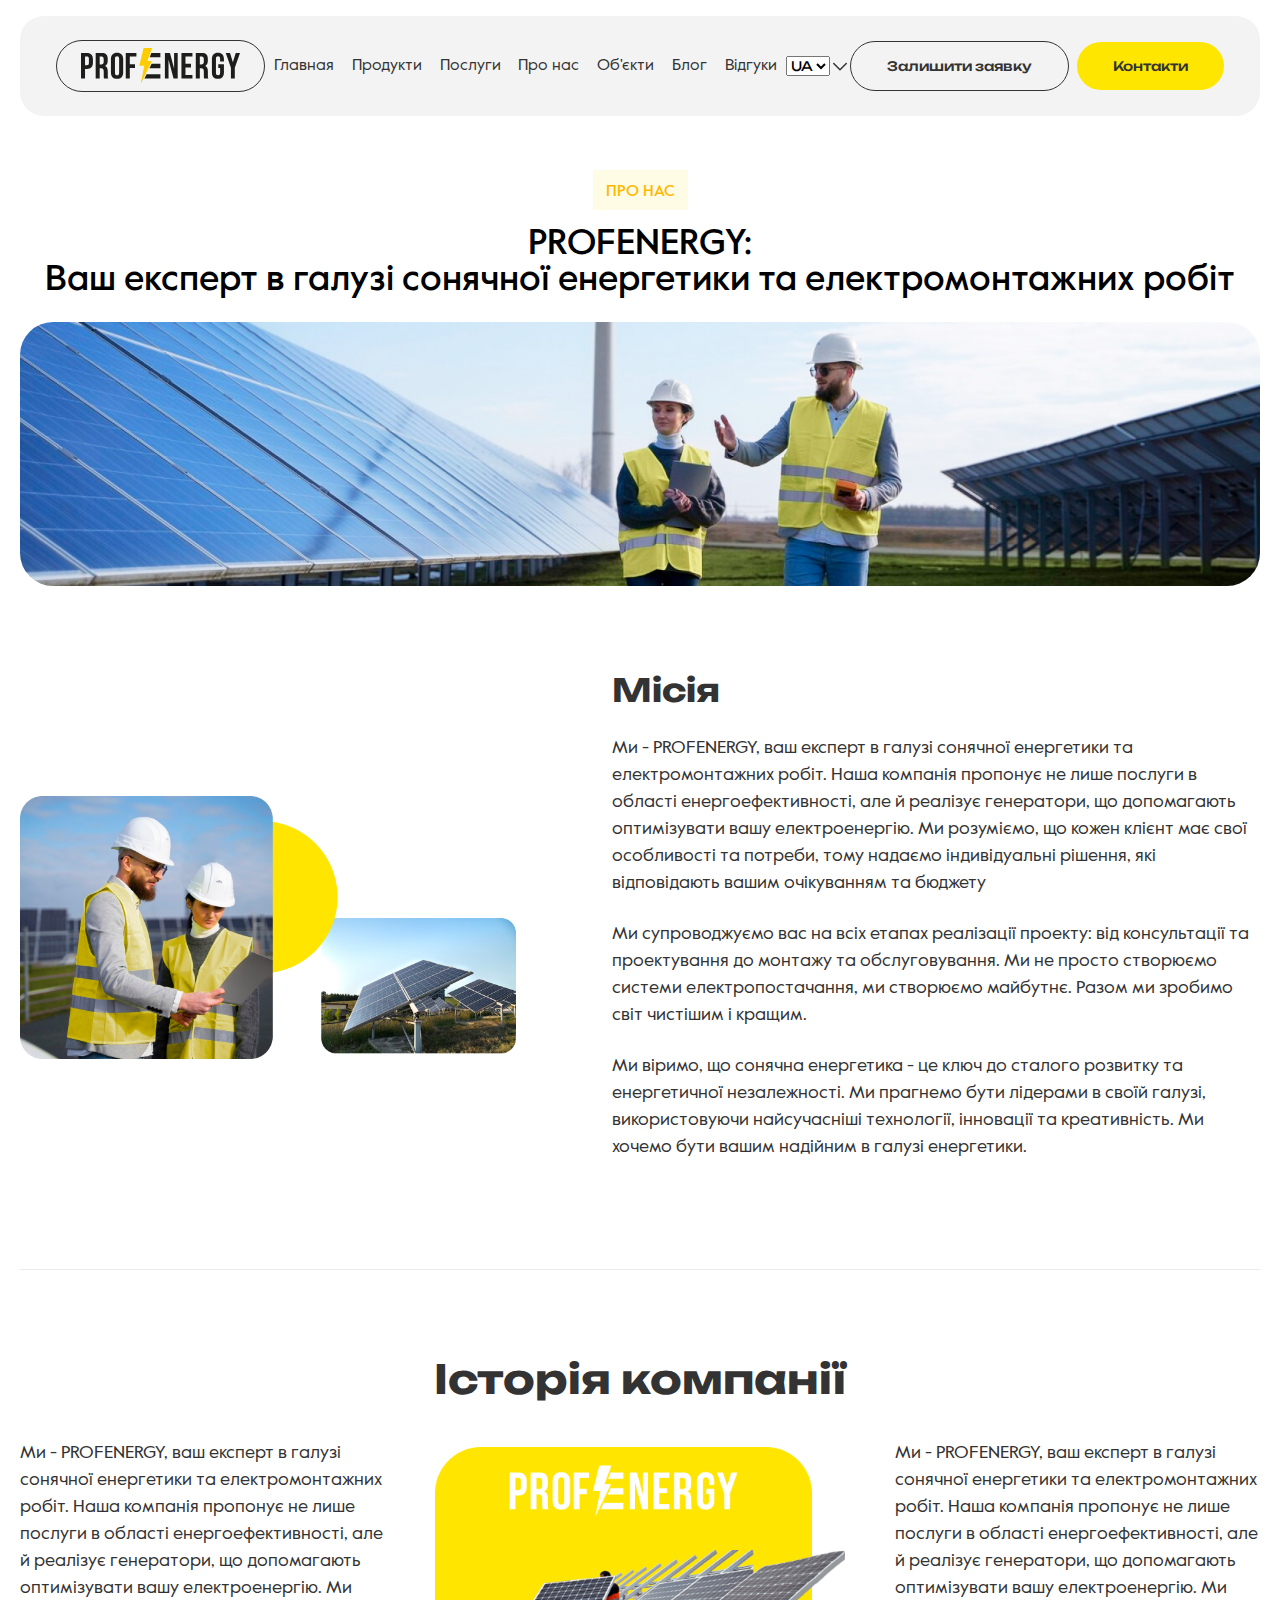
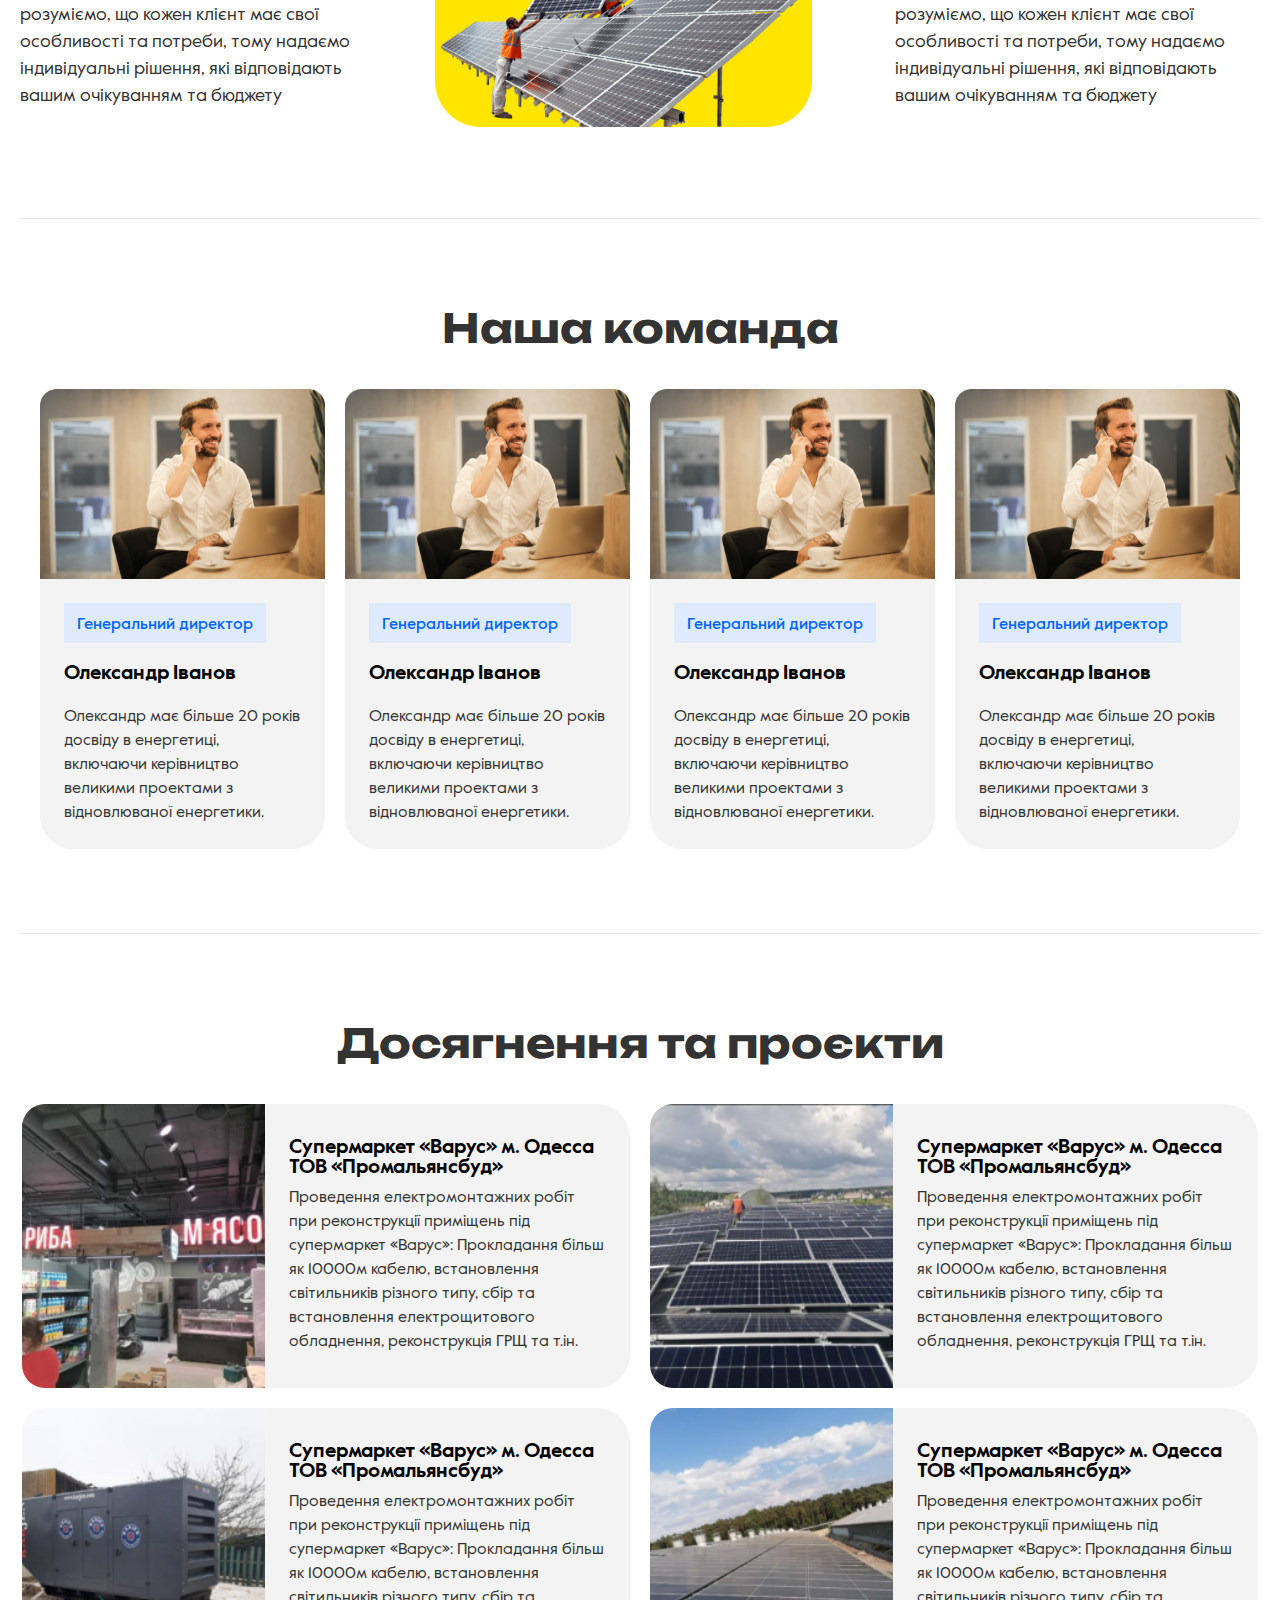
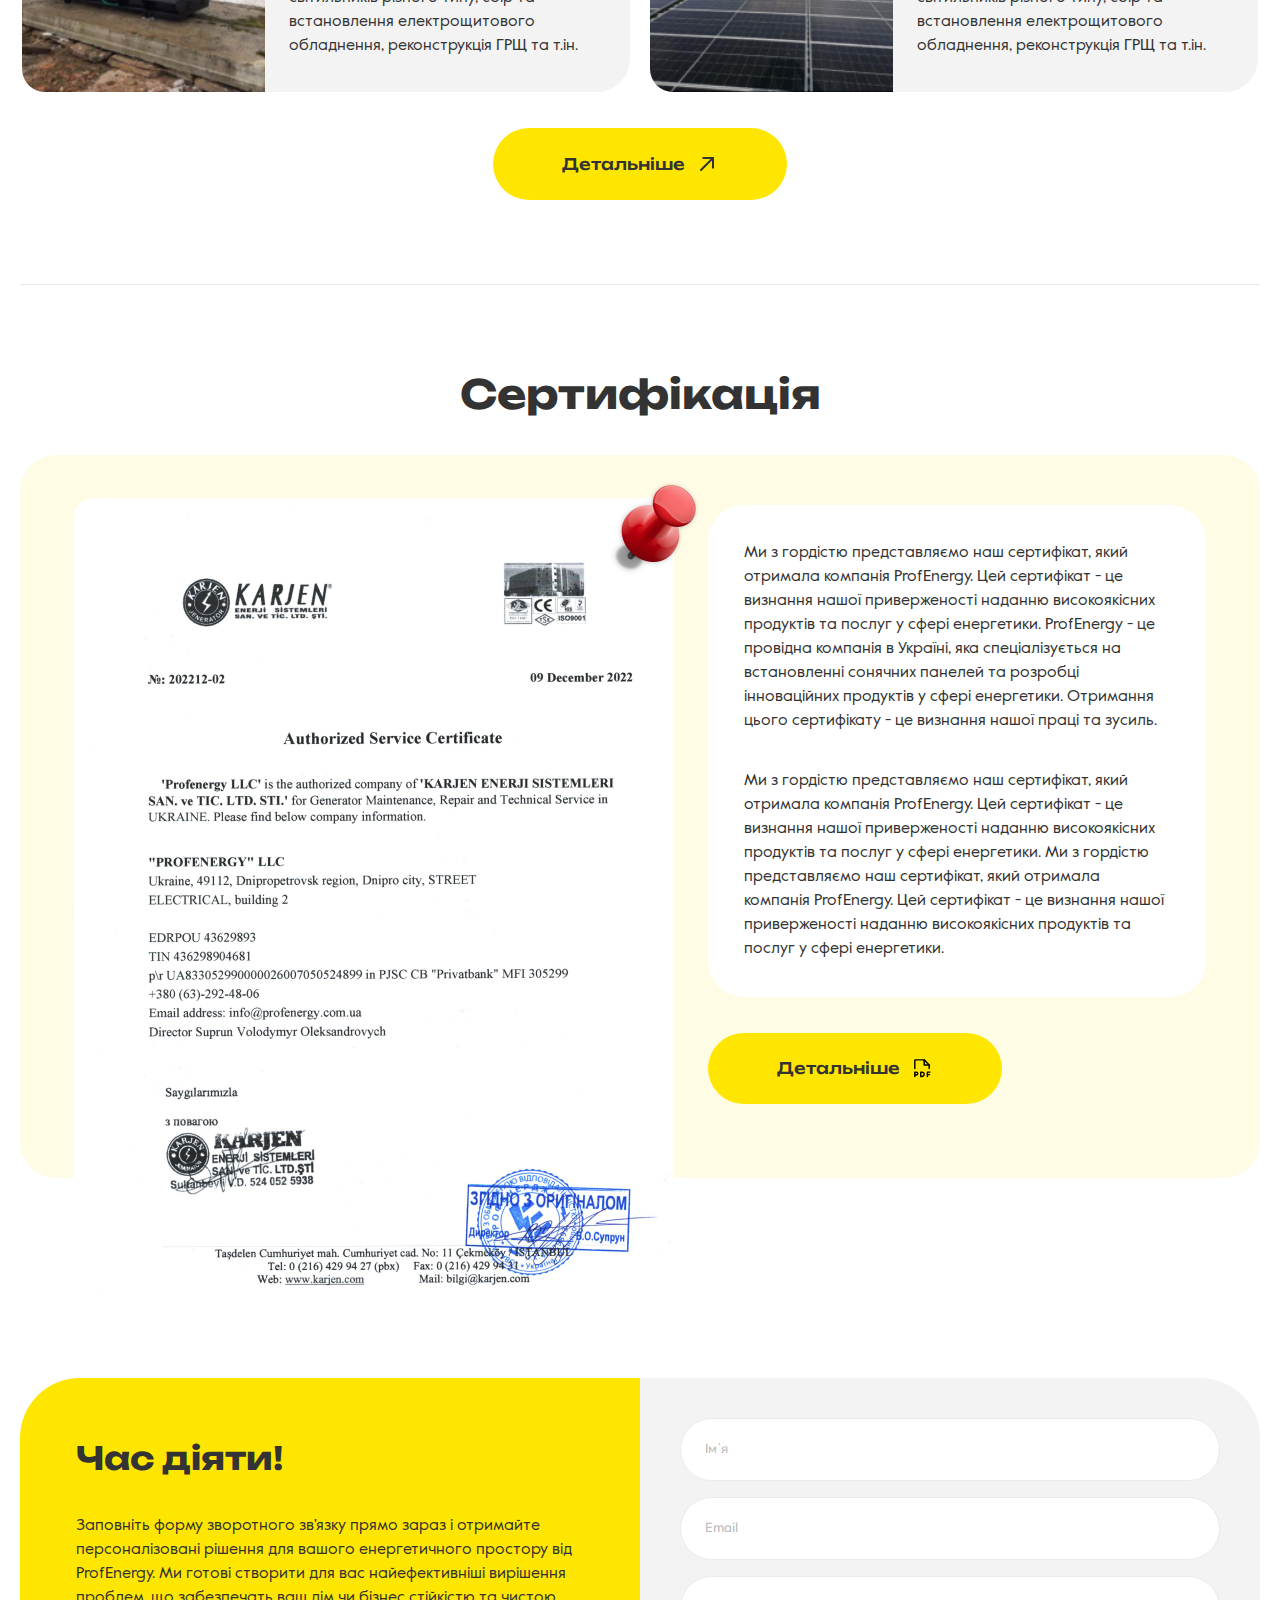
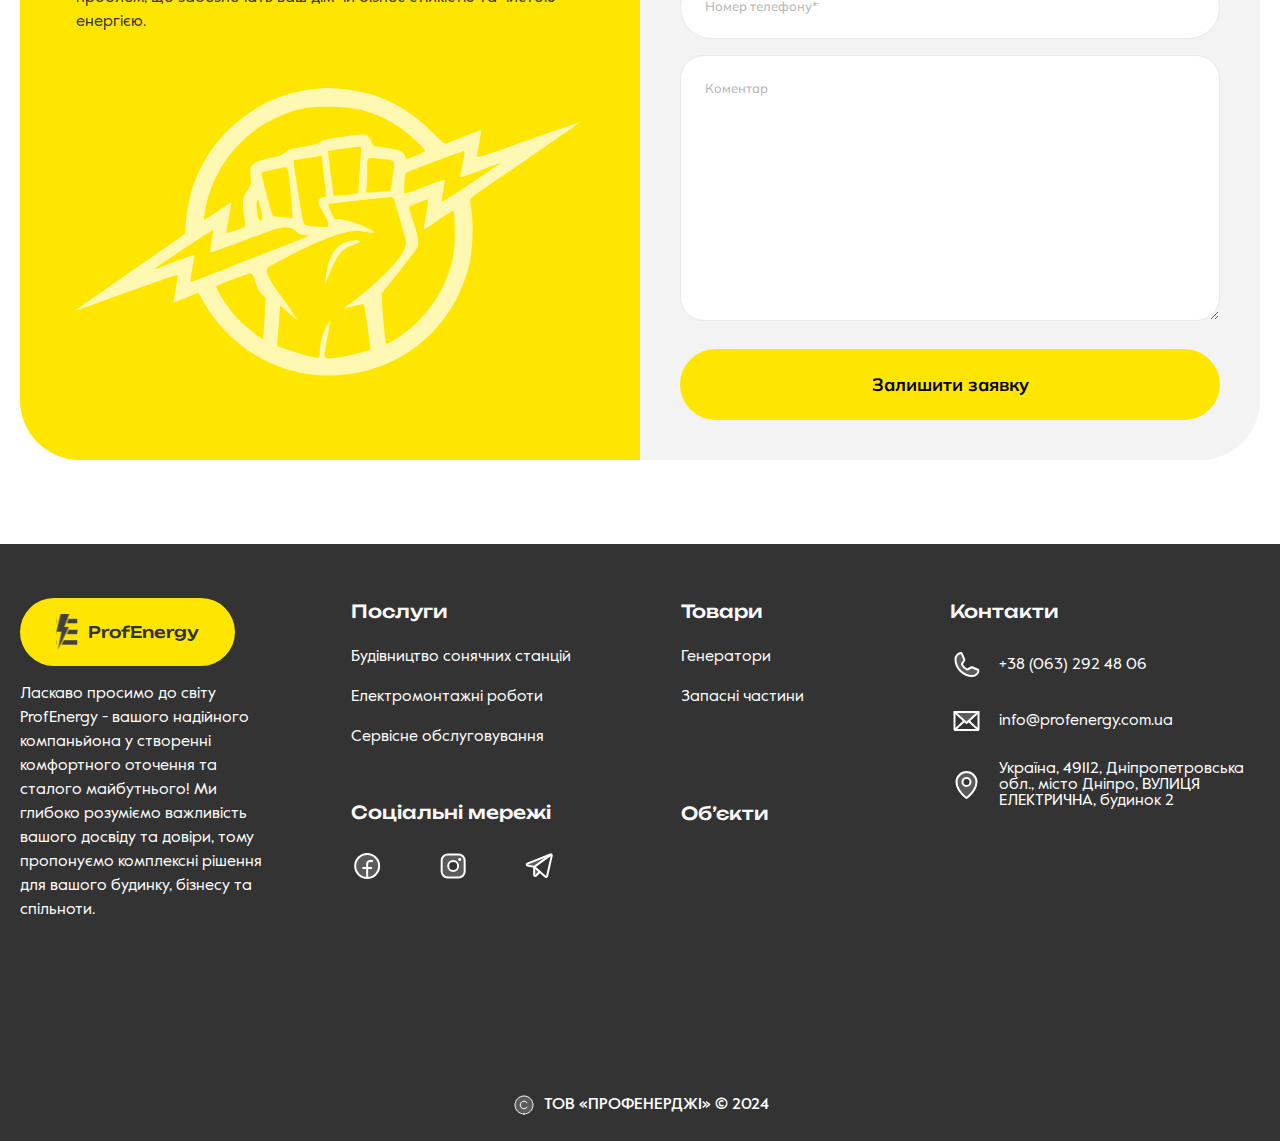
<file: page-about.html>
<!DOCTYPE html>
<html lang="uk">
  <head>
    <meta charset="UTF-8" />
    <meta name="viewport" content="width=device-width, initial-scale=1.0" />
    <title>ProfEnergy</title>
    <link rel="stylesheet" href="./fonts/stylesheet.css" />
    <link rel="stylesheet" href="./css/reset.css" />
    <link rel="stylesheet" href="./css/style.css" />
    <link rel="stylesheet" href="./css/style-page.css" />
    <link
      rel="stylesheet"
      href="https://cdn.jsdelivr.net/npm/swiper@10/swiper-bundle.min.css"
    />
  </head>
  <body>
    <header class="header section">
      <div class="container-h">
          <div class="header-container row">
            <div class="header-logo logo"><a href="/"><img src="/img/logo.svg" alt="logo"></a></div>
            <nav class="header-menu">
              <ul class="header-menu-list row">
                <li><a href="/">Главная</a></li>
                <li><a href="#">Продукти</a></li>
                <li><a href="/page-serv-build.html">Послуги</a></li>
                <li><a href="/page-about.html">Про нас</a></li>              
                <li><a href="/page-obj.html">Об'єкти</a></li>
                <li><a href="/page-blog.html">Блог</a></li>
                <li><a href="#">Відгуки</a></li>
              </ul>
            </nav>
            <div class="header-bottom-leng row">          
              <select class="select" name="language" aria-label="select">
                <option value="UA" disabled selected>UA</option>
                <!-- <option value="UA">UA</option> -->
                <option value="RU">RU</option>
                <option value="EN">EN</option>
              </select>
              <img class="btn-leng" src="img/icon/leng_icon.svg" alt="leng" />
            </div>
            <div class="menu-button row">            
              <button class="menu-btn-1 btn popup-open" type="button">
                Залишити заявку
              </button>
              <button class="menu-btn-2 btn popup-open" type="button">
                Контакти
              </button>
            </div>
            <div class="header-burger">
              <!-- <img src="./img/icon/burger.svg" alt="меню" /> -->
            </div>
          </div>       
      </div>
    </header>
<main>
  <div class="container-h">
    <section class="p-about-hero section">
      <div class="p-about-hero"> 
        <h3 class="p-about-hero-subtitle">
          ПРО НАС
        </h3>      
        <h1 class="p-about-hero-title">
          PROFENERGY:<br>
Ваш експерт в галузі сонячної енергетики та електромонтажних робіт
        </h1>
        <img class="p-about-hero-img" src="./img/p-about-hero.jpg" alt="">
      </div>
    </section>
  </div>

  <div class="container"> 
    <section class="p-about-mission section">
      <div class="p-about-mission-container about-s-container">
       <img class="p-about-mission-img" src="./img/p-about-mish.png" alt="photo">
       <img class="p-about-mission-img-mob hidden" src="./img/s-about-mob.jpg" alt="photo">
       <div class="p-about-mission-descr about-s-desc">
        <h2 class="p-about-mission-title about-s-title">
          Місія
        </h2>
       <div class="p-about-mission-text-wrap">
          <p class="about-s-text">
            Ми - PROFENERGY, ваш експерт в галузі сонячної енергетики та електромонтажних робіт. Наша компанія пропонує не лише послуги в області енергоефективності, але й реалізує генератори, що допомагають оптимізувати вашу електроенергію. Ми розуміємо, що кожен клієнт має свої особливості та потреби, тому надаємо індивідуальні рішення, які відповідають вашим очікуванням та бюджету
          </p>         
          <p class="about-s-text">
            Ми супроводжуємо вас на всіх етапах реалізації проекту: від консультації та проектування до монтажу та обслуговування. Ми не просто створюємо системи електропостачання, ми створюємо майбутнє. Разом ми зробимо світ чистішим і кращим.
          </p>        
          <p class="about-s-text">
            Ми віримо, що сонячна енергетика - це ключ до сталого розвитку та енергетичної незалежності. Ми прагнемо бути лідерами в своїй галузі, використовуючи найсучасніші технології, інновації та креативність. Ми хочемо бути вашим надійним в галузі енергетики.
          </p>
       </div>
                
       </div>  
    </section>
    <div class="about-s-line"></div>
    <section class="p-about-history section">
      <h2 class="p-about-history-title section-title">
        Історія компанії
      </h2>
      <div class="p-about-history-container about-s-container">       
        <p class="p-about-history-text about-s-text">
          Ми - PROFENERGY, ваш експерт в галузі сонячної енергетики та електромонтажних робіт. Наша компанія пропонує не лише послуги в області енергоефективності, але й реалізує генератори, що допомагають оптимізувати вашу електроенергію. Ми розуміємо, що кожен клієнт має свої особливості та потреби, тому надаємо індивідуальні рішення, які відповідають вашим очікуванням та бюджету
        </p>
       <img class="p-about-history-text p-about-mission-img" src="./img/p-about-history.png" alt="photo">
       <p class="p-about-history-text about-s-text">
        Ми - PROFENERGY, ваш експерт в галузі сонячної енергетики та електромонтажних робіт. Наша компанія пропонує не лише послуги в області енергоефективності, але й реалізує генератори, що допомагають оптимізувати вашу електроенергію. Ми розуміємо, що кожен клієнт має свої особливості та потреби, тому надаємо індивідуальні рішення, які відповідають вашим очікуванням та бюджету
        </p>
      </div>
    </section>
    <div class="about-s-line"></div>
    <section class="p-about-team section">
      <h2 class="p-about-team-title section-title">
        Наша команда
      </h2>
      <div class="p-about-team-container about-s-container p-about-hidden"> 
        <ul class="p-about-team-list section-list">
          <li class="p-about-team-item section-item">
            <div class="p-about-team-item-img-wrap">
              <img
                class="p-about-team-item-img"
                src="./img/team1.jpg"
                alt="photo"
              />              
            </div>
            <div class="p-about-team-wrap">
              <h5 class="p-about-team-item-subtitle">Генеральний директор</h5>
              <h3 class="p-about-team-item-title">
                Олександр Іванов
              </h3>              
                          
                <p class="p-about-team-item-text text-item">
                  Олександр має більше 20 років досвіду в енергетиці, включаючи керівництво великими проектами з відновлюваної енергетики.
                </p>                         
            </div>
          </li> 
          <li class="p-about-team-item section-item">
            <div class="p-about-team-item-img-wrap">
              <img
                class="p-about-team-item-img"
                src="./img/team1.jpg"
                alt="photo"
              />              
            </div>
            <div class="p-about-team-wrap">
              <h5 class="p-about-team-item-subtitle">Генеральний директор</h5>
              <h3 class="p-about-team-item-title">
                Олександр Іванов
              </h3>              
                          
                <p class="p-about-team-item-text text-item">
                  Олександр має більше 20 років досвіду в енергетиці, включаючи керівництво великими проектами з відновлюваної енергетики.
                </p>                         
            </div>
          </li>  
          <li class="p-about-team-item section-item">
            <div class="p-about-team-item-img-wrap">
              <img
                class="p-about-team-item-img"
                src="./img/team1.jpg"
                alt="photo"
              />              
            </div>
            <div class="p-about-team-wrap">
              <h5 class="p-about-team-item-subtitle">Генеральний директор</h5>
              <h3 class="p-about-team-item-title">
                Олександр Іванов
              </h3>              
                          
                <p class="p-about-team-item-text text-item">
                  Олександр має більше 20 років досвіду в енергетиці, включаючи керівництво великими проектами з відновлюваної енергетики.
                </p>                         
            </div>
          </li>  
          <li class="p-about-team-item section-item">
            <div class="p-about-team-item-img-wrap">
              <img
                class="p-about-team-item-img"
                src="./img/team1.jpg"
                alt="photo"
              />              
            </div>
            <div class="p-about-team-wrap">
              <h5 class="p-about-team-item-subtitle">Генеральний директор</h5>
              <h3 class="p-about-team-item-title">
                Олександр Іванов
              </h3>              
                          
                <p class="p-about-team-item-text text-item">
                  Олександр має більше 20 років досвіду в енергетиці, включаючи керівництво великими проектами з відновлюваної енергетики.
                </p>                         
            </div>
          </li>             
        </ul>       
      </div> 
      
      <div class="p-about-team-container about-s-container swiper-about-hidden swiper-p-about swiper"> 
        <div class="p-about-team-list  swiper-wrapper">
          <div class="p-about-team-item section-item swiper-slide">
            <div class="p-about-team-item-img-wrap">
              <img
                class="p-about-team-item-img"
                src="./img/team1.jpg"
                alt="photo"
              />              
            </div>
            <div class="p-about-team-wrap">
              <h5 class="p-about-team-item-subtitle">Генеральний директор</h5>
              <h3 class="p-about-team-item-title">
                Олександр Іванов
              </h3>              
                          
                <p class="p-about-team-item-text text-item">
                  Олександр має більше 20 років досвіду в енергетиці, включаючи керівництво великими проектами з відновлюваної енергетики.
                </p>                         
            </div>
          </div> 
          <div class="p-about-team-item section-item swiper-slide">
            <div class="p-about-team-item-img-wrap">
              <img
                class="p-about-team-item-img"
                src="./img/team1.jpg"
                alt="photo"
              />              
            </div>
            <div class="p-about-team-wrap">
              <h5 class="p-about-team-item-subtitle">Генеральний директор</h5>
              <h3 class="p-about-team-item-title">
                Олександр Іванов
              </h3>              
                          
                <p class="p-about-team-item-text text-item">
                  Олександр має більше 20 років досвіду в енергетиці, включаючи керівництво великими проектами з відновлюваної енергетики.
                </p>                         
            </div>
          </div>  
          <div class="p-about-team-item section-item swiper-slide">
            <div class="p-about-team-item-img-wrap">
              <img
                class="p-about-team-item-img"
                src="./img/team1.jpg"
                alt="photo"
              />              
            </div>
            <div class="p-about-team-wrap">
              <h5 class="p-about-team-item-subtitle">Генеральний директор</h5>
              <h3 class="p-about-team-item-title">
                Олександр Іванов
              </h3>              
                          
                <p class="p-about-team-item-text text-item">
                  Олександр має більше 20 років досвіду в енергетиці, включаючи керівництво великими проектами з відновлюваної енергетики.
                </p>                         
            </div>
          </div>  
          <div class="p-about-team-item section-item swiper-slide">
            <div class="p-about-team-item-img-wrap">
              <img
                class="p-about-team-item-img"
                src="./img/team1.jpg"
                alt="photo"
              />              
            </div>
            <div class="p-about-team-wrap">
              <h5 class="p-about-team-item-subtitle">Генеральний директор</h5>
              <h3 class="p-about-team-item-title">
                Олександр Іванов
              </h3>              
                          
                <p class="p-about-team-item-text text-item">
                  Олександр має більше 20 років досвіду в енергетиці, включаючи керівництво великими проектами з відновлюваної енергетики.
                </p>                         
            </div>
          </div>             
        </div> 
        <div class="swiper-pagination-about"></div>       
      </div>  
    </section>
    <div class="about-s-line"></div>
    <section class="p-about-achievement section">
      <h2 class="p-about-achievement-title section-title">
        Досягнення та проєкти
      </h2>
      <div class="p-about-achievement-container about-s-container p-achiev-hidden"> 
        <ul class="p-about-achievement-list section-list">
          <li class="p-about-achievement-item section-item">
            <div class="p-about-achievement-item-img-wrap">
              <img
                class="p-about-achievement-item-img"
                src="./img/achiev1.jpg"
                alt="photo"
              />              
            </div>
            <div class="p-about-achievement-wrap">              
              <h3 class="p-about-achievement-item-title">
                Супермаркет «Варус» м. Одесса ТОВ «Промальянсбуд»
              </h3>                          
              <p class="p-about-team-item-text text-item">
                  Проведення електромонтажних робіт при реконструкції приміщень під супермаркет «Варус»: Прокладання більш як 10000м кабелю, встановлення світильників різного типу, сбір та встановлення електрощитового обладнення, реконструкція ГРЩ та т.ін.
              </p>                         
            </div>
          </li> 
          <li class="p-about-achievement-item section-item">
            <div class="p-about-achievement-item-img-wrap">
              <img
                class="p-about-achievement-item-img"
                src="./img/achiev2.jpg"
                alt="photo"
              />              
            </div>
            <div class="p-about-achievement-wrap">              
              <h3 class="p-about-achievement-item-title">
                Супермаркет «Варус» м. Одесса ТОВ «Промальянсбуд»
              </h3>                          
              <p class="p-about-team-item-text text-item">
                  Проведення електромонтажних робіт при реконструкції приміщень під супермаркет «Варус»: Прокладання більш як 10000м кабелю, встановлення світильників різного типу, сбір та встановлення електрощитового обладнення, реконструкція ГРЩ та т.ін.
              </p>                         
            </div>
          </li> 
          <li class="p-about-achievement-item section-item">
            <div class="p-about-achievement-item-img-wrap">
              <img
                class="p-about-achievement-item-img"
                src="./img/achiev3.jpg"
                alt="photo"
              />              
            </div>
            <div class="p-about-achievement-wrap">              
              <h3 class="p-about-achievement-item-title">
                Супермаркет «Варус» м. Одесса ТОВ «Промальянсбуд»
              </h3>                          
              <p class="p-about-team-item-text text-item">
                  Проведення електромонтажних робіт при реконструкції приміщень під супермаркет «Варус»: Прокладання більш як 10000м кабелю, встановлення світильників різного типу, сбір та встановлення електрощитового обладнення, реконструкція ГРЩ та т.ін.
              </p>                         
            </div>
          </li> 
          <li class="p-about-achievement-item section-item">
            <div class="p-about-achievement-item-img-wrap">
              <img
                class="p-about-achievement-item-img"
                src="./img/achiev4.jpg"
                alt="photo"
              />              
            </div>
            <div class="p-about-achievement-wrap">              
              <h3 class="p-about-achievement-item-title">
                Супермаркет «Варус» м. Одесса ТОВ «Промальянсбуд»
              </h3>                          
              <p class="p-about-team-item-text text-item">
                  Проведення електромонтажних робіт при реконструкції приміщень під супермаркет «Варус»: Прокладання більш як 10000м кабелю, встановлення світильників різного типу, сбір та встановлення електрощитового обладнення, реконструкція ГРЩ та т.ін.
              </p>                         
            </div>
          </li> 
        
                   
        </ul>       
      </div>

      <div class="p-about-achievement-container about-s-container swiper-achiev swiper"> 
        <div class="p-about-achievement-list swiper-wrapper">
          <div class="p-about-achievement-item section-item swiper-slide">
            <div class="p-about-achievement-item-img-wrap">
              <img
                class="p-about-achievement-item-img"
                src="./img/achiev1.jpg"
                alt="photo"
              />              
            </div>
            <div class="p-about-achievement-wrap">              
              <h3 class="p-about-achievement-item-title">
                Супермаркет «Варус» м. Одесса ТОВ «Промальянсбуд»
              </h3>                          
              <p class="p-about-team-item-text text-item">
                  Проведення електромонтажних робіт при реконструкції приміщень під супермаркет «Варус»: Прокладання більш як 10000м кабелю, встановлення світильників різного типу, сбір та встановлення електрощитового обладнення, реконструкція ГРЩ та т.ін.
              </p>                         
            </div>
          </div> 
          <div class="p-about-achievement-item section-item swiper-slide">
            <div class="p-about-achievement-item-img-wrap">
              <img
                class="p-about-achievement-item-img"
                src="./img/achiev2.jpg"
                alt="photo"
              />              
            </div>
            <div class="p-about-achievement-wrap">              
              <h3 class="p-about-achievement-item-title">
                Супермаркет «Варус» м. Одесса ТОВ «Промальянсбуд»
              </h3>                          
              <p class="p-about-team-item-text text-item">
                  Проведення електромонтажних робіт при реконструкції приміщень під супермаркет «Варус»: Прокладання більш як 10000м кабелю, встановлення світильників різного типу, сбір та встановлення електрощитового обладнення, реконструкція ГРЩ та т.ін.
              </p>                         
            </div>
          </div> 
          <div class="p-about-achievement-item section-item swiper-slide">
            <div class="p-about-achievement-item-img-wrap">
              <img
                class="p-about-achievement-item-img"
                src="./img/achiev3.jpg"
                alt="photo"
              />              
            </div>
            <div class="p-about-achievement-wrap">              
              <h3 class="p-about-achievement-item-title">
                Супермаркет «Варус» м. Одесса ТОВ «Промальянсбуд»
              </h3>                          
              <p class="p-about-team-item-text text-item">
                  Проведення електромонтажних робіт при реконструкції приміщень під супермаркет «Варус»: Прокладання більш як 10000м кабелю, встановлення світильників різного типу, сбір та встановлення електрощитового обладнення, реконструкція ГРЩ та т.ін.
              </p>                         
            </div>
          </div> 
          <div class="p-about-achievement-item section-item swiper-slide">
            <div class="p-about-achievement-item-img-wrap">
              <img
                class="p-about-achievement-item-img"
                src="./img/achiev4.jpg"
                alt="photo"
              />              
            </div>
            <div class="p-about-achievement-wrap">              
              <h3 class="p-about-achievement-item-title">
                Супермаркет «Варус» м. Одесса ТОВ «Промальянсбуд»
              </h3>                          
              <p class="p-about-team-item-text text-item">
                  Проведення електромонтажних робіт при реконструкції приміщень під супермаркет «Варус»: Прокладання більш як 10000м кабелю, встановлення світильників різного типу, сбір та встановлення електрощитового обладнення, реконструкція ГРЩ та т.ін.
              </p>                         
            </div>
          </div>                   
        </div> 
         <div class="swiper-pagination-achiev"></div>        
      </div>
      <a href="#" class="about-s-btn p-about-achievement-btn btn">Детальніше <img class="btn-icon" src="./img/icon/ArrowLineUpRight.svg" alt="icon"></a>     
    </section>
    <div class="about-s-line"></div>
    <section class="p-certificate  section">
      <h2 class="p-certificate-title section-title">
        Сертифікація
      </h2>
      <div class="p-certificate-container row">
        <img class="p-certificate-img" src="./img/cert.png" alt="photo">       
       <div class=" p-certificate-s-discr ">  
        <div class="unicity-s-discr-list p-certificate-text-wrap">
          <p class="p-certificate-text text-item  ">
            Ми з гордістю представляємо наш сертифікат, який отримала компанія ProfEnergy. Цей сертифікат - це визнання нашої приверженості наданню високоякісних продуктів та послуг у сфері енергетики.
         
            ProfEnergy - це провідна компанія в Україні, яка спеціалізується на встановленні сонячних панелей та розробці інноваційних продуктів у сфері  енергетики. Отримання цього сертифікату - це визнання нашої праці та зусиль.   
          </p> 
          <p class="p-certificate-text text-item " >
            Ми з гордістю представляємо наш сертифікат, який отримала компанія ProfEnergy. Цей сертифікат - це визнання нашої приверженості наданню високоякісних продуктів та послуг у сфері енергетики.
        
            Ми з гордістю представляємо наш сертифікат, який отримала компанія ProfEnergy. Цей сертифікат - це визнання нашої приверженості наданню високоякісних продуктів та послуг у сфері енергетики.
        </p>
        </div>
        <a href="#" class="about-s-btn p-about-certificate-btn btn">Детальніше <img class="btn-icon" src="./img/icon/FilePdf.svg" alt="icon"></a>      
                        
       </div>
       
      </div> 
    </section>  

    <section class="p-about-form form-s section">
      <div class="form-s-container row">       
        <div class="form-s-desc">
          <h2 class="form-s-title section-title">
            Час діяти!
          </h2>
          <p class="form-s-item-text text-item">Заповніть форму зворотного зв'язку прямо зараз і отримайте персоналізовані рішення для вашого енергетичного простору від ProfEnergy. Ми готові створити для вас найефективніші вирішення проблем, що забезпечать ваш дім чи бізнес стійкістю та чистою енергією.</p>
          <img class="form-s-img" src="./img/watt-gray-transparent.svg" alt="photo">              
        </div>
        <div class="form-s-form">
        <form action="">
          <input type="text" placeholder="Імʼя" />
          <input type="email" placeholder="Email" />
          <input type="tel" placeholder="Номер телефону*" />
          <textarea name="" id="" cols="30" rows="10" placeholder="Коментар"></textarea>                       
            <button class="hero-btn-blue" type="submit">
              Залишити заявку
            </button>
        </form>                       
        </div>
      </div> 
    </section>
   
  </div>  
</main>
<footer class="footer">
  <div class="footer-row container row">
   <div class="footer-item footer-item1">
    <a href="#" class="footer-logo btn"><img src="./img/logo_foot.svg" alt="icon">ProfEnergy</a>
    <p class="footer-text text-item ">Ласкаво просимо до світу ProfEnergy - вашого надійного компаньйона у створенні комфортного оточення та сталого майбутнього! Ми глибоко розуміємо важливість вашого досвіду та довіри, тому пропонуємо комплексні рішення для вашого будинку, бізнесу та спільноти.</p>
   </div>
   <div class="footer-item footer-item2">
      <h4 class="footer-title title-item-h4">Послуги</h4>
      <ul class="footer-list">
        <li>Будівництво сонячних станцій</li>
        <li>Електромонтажні роботи</li>
         <li>Сервісне обслуговування</li>
      </ul>
      <h4 class="footer-title title-item-h4">Соціальні мережі</h4>
      <ul class="footer-soс row">
        <li><a href="#"><img src="./img/icon/FacebookLogo.svg" alt="icon"></a></li>
        <li><a href="#"><img src="./img/icon/InstagramLogo.svg" alt="icon"></a></li>
        <li><a href="#"><img src="./img/icon/TelegramLogo.svg" alt="icon"></a></li>
      </ul>     
    </div>
    <div class="footer-item footer-item3">
      <h4 class="footer-title title-item-h4">Товари</h4>
      <ul class="footer-list">
        <li>Генератори</li>
        <li>Запасні частини</li>  
      </ul>
      <h4 class="footer-title footer-title-a title-item-h4"><a href="#">Обʼєкти</a></h4>     
    </div>
    <div class="footer-item footer-item4">
      <h4 class="footer-title title-item-h4">Контакти</h4>
      <ul class="footer-list-cont footer-list">
        <li><a href="#"><img src="./img/icon/Phone.svg" alt="icon">+38 (063) 292 48 06</a></li>
        <li><a href="#"><img src="./img/icon/Envelope.svg" alt="icon">info@profenergy.com.ua</a></li>
         <li><a href="https://maps.app.goo.gl/vb2EwiMuiRdBmJtP9"><img src="./img/icon/MapPin.svg" alt="icon">Україна, 49112, Днiпропетровська обл.,
          мiсто Днiпро, ВУЛИЦЯ ЕЛЕКТРИЧНА, будинок 2</a></li>
      </ul>
      <div class="footer-contacts-map">
        <iframe src="https://www.google.com/maps/embed?pb=!1m18!1m12!1m3!1d2648.6723743048574!2d35.12138847694608!3d48.40523457127437!2m3!1f0!2f0!3f0!3m2!1i1024!2i768!4f13.1!3m3!1m2!1s0x40dbfc6a93e9c3a9%3A0x879bb43fa868c309!2z0LLRg9C70LjRhtGPINCV0LvQtdC60YLRgNC40YfQvdCwLCAyLCDQlNC90ZbQv9GA0L4sINCU0L3RltC_0YDQvtC_0LXRgtGA0L7QstGB0YzQutCwINC-0LHQu9Cw0YHRgtGMLCA0OTAwMA!5e0!3m2!1sru!2sua!4v1706706656851!5m2!1sru!2sua" width="100%" height="240px" style="border:0;" allowfullscreen="" loading="lazy" referrerpolicy="no-referrer-when-downgrade"></iframe>
    </div>
    
    </div>
  </div>
  <div class="copy row"><img src="./img/icon/Copyright.svg" alt="">ТОВ «ПРОФЕНЕРДЖІ» © 2024</div>

</footer>

    <script src="https://cdn.jsdelivr.net/npm/swiper@10/swiper-bundle.min.js"></script>
     <script type="module" src="./js/swiper.js"></script>
    <script type="module" src="./js/script.js"></script>
  </body>
</html>
</file>
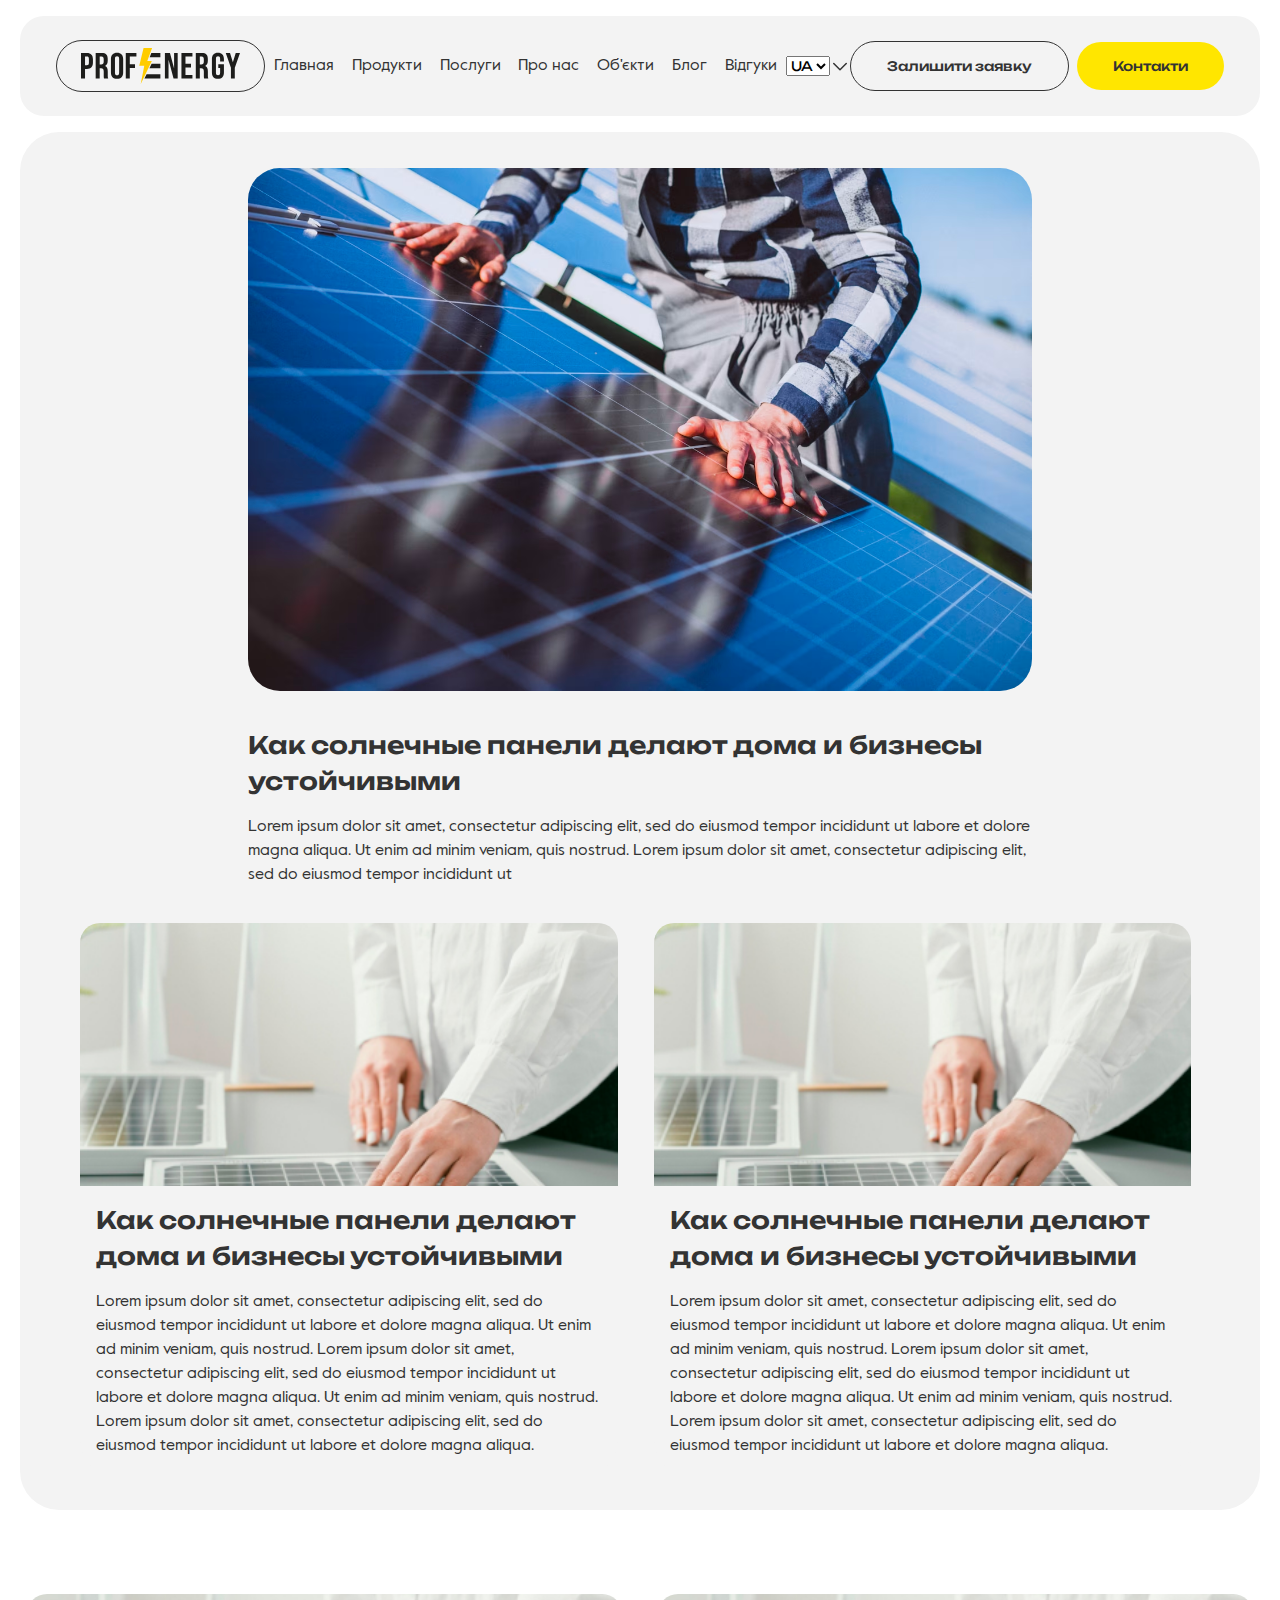
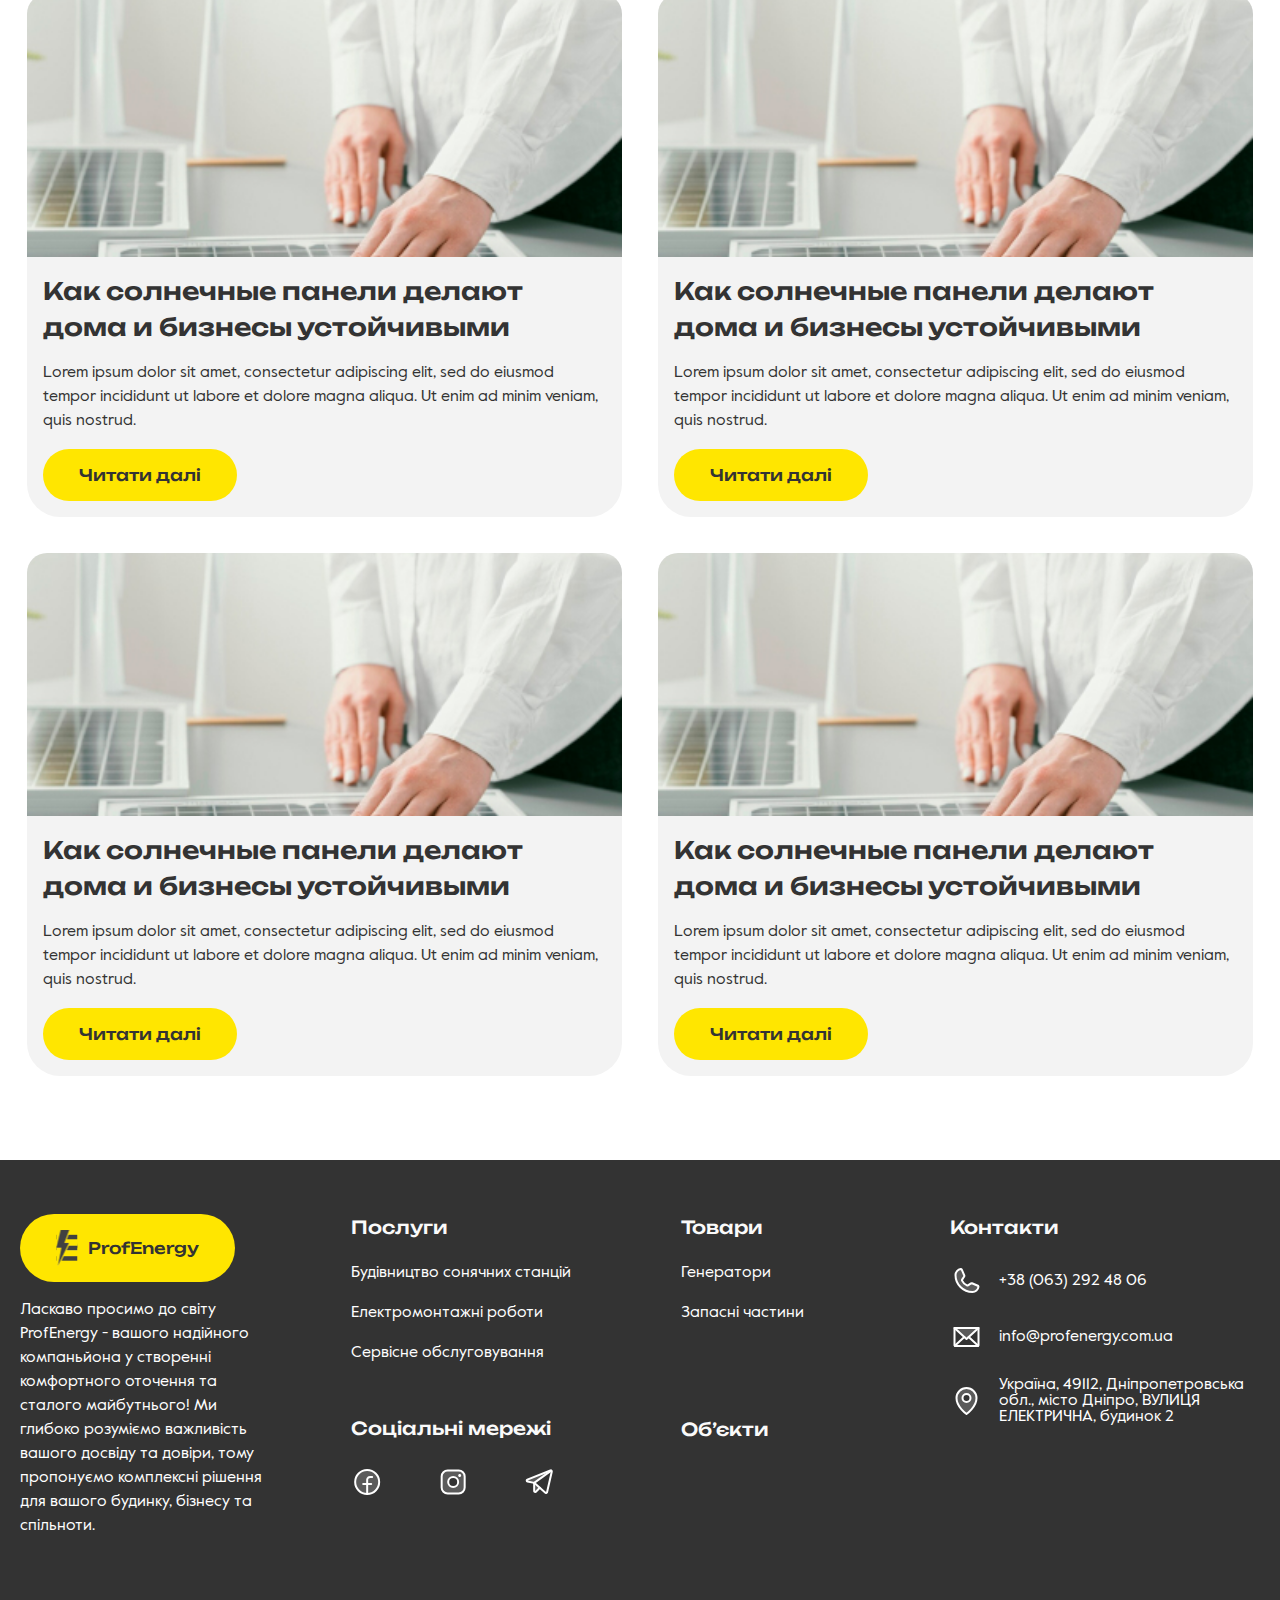
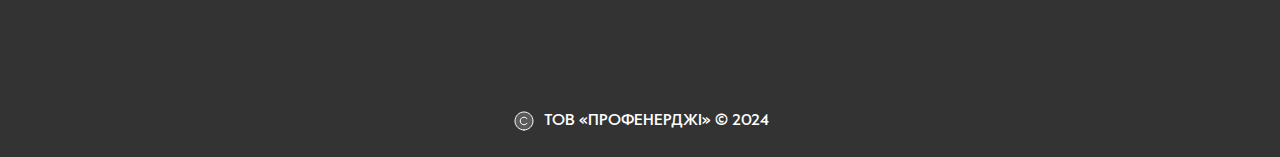
<file: page-blog.html>
<!DOCTYPE html>
<html lang="uk">
  <head>
    <meta charset="UTF-8" />
    <meta name="viewport" content="width=device-width, initial-scale=1.0" />
    <title>ProfEnergy</title>
    <link rel="stylesheet" href="./fonts/stylesheet.css" />
    <link rel="stylesheet" href="./css/reset.css" />
    <link rel="stylesheet" href="./css/style.css" />
    <link rel="stylesheet" href="./css/style-page.css" />
    <link
      rel="stylesheet"
      href="https://cdn.jsdelivr.net/npm/swiper@10/swiper-bundle.min.css"
    />
  </head>
  <body>
    <header class="header section">
      <div class="container-h">
          <div class="header-container row">
            <div class="header-logo logo"><a href="/"><img src="/img/logo.svg" alt="logo"></a></div>
            <nav class="header-menu">
              <ul class="header-menu-list row">
                <li><a href="/">Главная</a></li>
                <li><a href="#">Продукти</a></li>
                <li><a href="/page-serv-build.html">Послуги</a></li>
                <li><a href="/page-about.html">Про нас</a></li>              
                <li><a href="/page-obj.html">Об'єкти</a></li>
                <li><a href="/page-blog.html">Блог</a></li>
                <li><a href="/page-reviews.html">Відгуки</a></li>
              </ul>
            </nav>
            <div class="header-bottom-leng row">          
              <select class="select" name="language" aria-label="select">
                <option value="UA" disabled selected>UA</option>
                <!-- <option value="UA">UA</option> -->
                <option value="RU">RU</option>
                <option value="EN">EN</option>
              </select>
              <img class="btn-leng" src="img/icon/leng_icon.svg" alt="leng" />
            </div>
            <div class="menu-button row">            
              <button class="menu-btn-1 btn popup-open" type="button">
                Залишити заявку
              </button>
              <button class="menu-btn-2 btn popup-open" type="button">
                Контакти
              </button>
            </div>
            <div class="header-burger">
              <!-- <img src="./img/icon/burger.svg" alt="меню" /> -->
            </div>
          </div>       
      </div>
    </header>
<main>
  <div class="container-h">
    <section class="p-blog-s1 section row">      
      <div class="p-blog-s1-el1">
        <a href="/page-singl.html">
          <img
                  class="p-blog-s1-el1-img "
                  src="./img/p-blog-1.png"
                  alt="photo"
                />
                <div class="p-blog-s1-el1-wrap">
                  <h3 class="p-blog-s2-item-title title-item">
                    Как солнечные панели делают дома и бизнесы устойчивыми
                  </h3>                          
                  <p class="p-blog-s2-item-text text-item">
                    Lorem ipsum dolor sit amet, consectetur adipiscing elit, sed do eiusmod tempor incididunt ut labore et dolore magna aliqua. Ut enim ad minim veniam, quis nostrud. 
                    Lorem ipsum dolor sit amet, consectetur adipiscing elit, sed do eiusmod tempor incididunt ut 
                  </p>
                  <a href="#" class="p-blog-none p-blog-s2-btn btn">Читати далі</a>  
                </div>
        </a> 

      </div>      
      <div class="p-blog-s1-el2">
        <div class="p-blog-s1-item p-about-achievement-item section-item">
          <div class="p-blog-s2-list-img-wrap p-about-achievement-item-img-wrap">
            <img
              class="p-blog-s2-list-img p-about-achievement-item-img"
              src="./img/p-blog-3.jpg"
              alt="photo"
            />              
          </div>
          <div class="p-blog-s1-wrap p-blog-s2-wrap">              
            <h3 class="p-blog-s2-item-title title-item">
              Как солнечные панели делают дома и бизнесы устойчивыми
            </h3>                          
            <p class="p-blog-s2-item-text text-item">
              Lorem ipsum dolor sit amet, consectetur adipiscing elit, sed do eiusmod tempor incididunt ut labore et dolore magna aliqua. Ut enim ad minim veniam, quis nostrud. 
              Lorem ipsum dolor sit amet, consectetur adipiscing elit, sed do eiusmod tempor incididunt ut labore et dolore magna aliqua. Ut enim ad minim veniam, quis nostrud.
              Lorem ipsum dolor sit amet, consectetur adipiscing elit, sed do eiusmod tempor incididunt ut labore et dolore magna aliqua.  
            </p>
            <a href="#" class="p-blog-none p-blog-s2-btn btn">Читати далі</a>             
          </div>
        </div> 
        <div class="p-blog-s1-item p-about-achievement-item section-item">
          <div class="p-blog-s2-list-img-wrap p-about-achievement-item-img-wrap">
            <img
              class="p-blog-s2-list-img p-about-achievement-item-img"
              src="./img/p-blog-3.jpg"
              alt="photo"
            />              
          </div>
          <div class="p-blog-s1-wrap p-blog-s2-wrap">              
            <h3 class="p-blog-s2-item-title title-item">
              Как солнечные панели делают дома и бизнесы устойчивыми
            </h3>                          
            <p class="p-blog-s2-item-text text-item">
              Lorem ipsum dolor sit amet, consectetur adipiscing elit, sed do eiusmod tempor incididunt ut labore et dolore magna aliqua. Ut enim ad minim veniam, quis nostrud. 
              Lorem ipsum dolor sit amet, consectetur adipiscing elit, sed do eiusmod tempor incididunt ut labore et dolore magna aliqua. Ut enim ad minim veniam, quis nostrud. Lorem ipsum dolor sit amet, consectetur adipiscing elit, sed do eiusmod tempor incididunt ut labore et dolore magna aliqua. 
            </p>
            <a href="#" class="p-blog-none p-blog-s2-btn  btn">Читати далі</a>              
          </div>
        </div> 

    
      </div>

    </section>

    <section class="p-blog-s2 section">    
        <ul class="p-blog-s2-list section-list">
          <li class="p-blog-s2-item p-about-achievement-item section-item">
            <div class="p-blog-s2-list-img-wrap p-about-achievement-item-img-wrap">
              <img
                class="p-blog-s2-list-img p-about-achievement-item-img"
                src="./img/p-blog-3.jpg"
                alt="photo"
              />              
            </div>
            <div class="p-blog-s2-wrap">              
              <h3 class="p-blog-s2-item-title title-item">
                Как солнечные панели делают дома и бизнесы устойчивыми
              </h3>                          
              <p class="p-blog-s2-item-text text-item">
                Lorem ipsum dolor sit amet, consectetur adipiscing elit, sed do eiusmod tempor incididunt ut labore et dolore magna aliqua. Ut enim ad minim veniam, quis nostrud. 
              </p>
              <a href="#" class="p-blog-s2-btn btn">Читати далі</a>                         
            </div>
          </li> 
          <li class="p-blog-s2-item p-about-achievement-item section-item">
            <div class="p-blog-s2-list-img-wrap p-about-achievement-item-img-wrap">
              <img
                class="p-blog-s2-list-img p-about-achievement-item-img"
                src="./img/p-blog-3.jpg"
                alt="photo"
              />              
            </div>
            <div class="p-blog-s2-wrap">              
              <h3 class="p-blog-s2-item-title title-item">
                Как солнечные панели делают дома и бизнесы устойчивыми
              </h3>                          
              <p class="p-blog-s2-item-text text-item">
                Lorem ipsum dolor sit amet, consectetur adipiscing elit, sed do eiusmod tempor incididunt ut labore et dolore magna aliqua. Ut enim ad minim veniam, quis nostrud. 
              </p>
              <a href="#" class="p-blog-s2-btn btn">Читати далі</a>                         
            </div>
          </li> 
          <li class="p-blog-s2-item p-about-achievement-item section-item">
            <div class="p-blog-s2-list-img-wrap p-about-achievement-item-img-wrap">
              <img
                class="p-blog-s2-list-img p-about-achievement-item-img"
                src="./img/p-blog-3.jpg"
                alt="photo"
              />              
            </div>
            <div class="p-blog-s2-wrap">              
              <h3 class="p-blog-s2-item-title title-item">
                Как солнечные панели делают дома и бизнесы устойчивыми
              </h3>                          
              <p class="p-blog-s2-item-text text-item">
                Lorem ipsum dolor sit amet, consectetur adipiscing elit, sed do eiusmod tempor incididunt ut labore et dolore magna aliqua. Ut enim ad minim veniam, quis nostrud. 
              </p>
              <a href="#" class="p-blog-s2-btn btn">Читати далі</a>                         
            </div>
          </li> 
          <li class="p-blog-s2-item p-about-achievement-item section-item">
            <div class="p-blog-s2-list-img-wrap p-about-achievement-item-img-wrap">
              <img
                class="p-blog-s2-list-img p-about-achievement-item-img"
                src="./img/p-blog-3.jpg"
                alt="photo"
              />              
            </div>
            <div class="p-blog-s2-wrap">              
              <h3 class="p-blog-s2-item-title title-item">
                Как солнечные панели делают дома и бизнесы устойчивыми
              </h3>                          
              <p class="p-blog-s2-item-text text-item">
                Lorem ipsum dolor sit amet, consectetur adipiscing elit, sed do eiusmod tempor incididunt ut labore et dolore magna aliqua. Ut enim ad minim veniam, quis nostrud. 
              </p>
              <a href="#" class="p-blog-s2-btn btn">Читати далі</a>                         
            </div>
          </li> 
          
                    
        </ul>          
    </section>
  </div>
</main>

<footer class="footer">
  <div class="footer-row container row">
   <div class="footer-item footer-item1">
    <a href="#" class="footer-logo btn"><img src="./img/logo_foot.svg" alt="icon">ProfEnergy</a>
    <p class="footer-text text-item ">Ласкаво просимо до світу ProfEnergy - вашого надійного компаньйона у створенні комфортного оточення та сталого майбутнього! Ми глибоко розуміємо важливість вашого досвіду та довіри, тому пропонуємо комплексні рішення для вашого будинку, бізнесу та спільноти.</p>
   </div>
   <div class="footer-item footer-item2">
      <h4 class="footer-title title-item-h4">Послуги</h4>
      <ul class="footer-list">
        <li>Будівництво сонячних станцій</li>
        <li>Електромонтажні роботи</li>
         <li>Сервісне обслуговування</li>
      </ul>
      <h4 class="footer-title title-item-h4">Соціальні мережі</h4>
      <ul class="footer-soс row">
        <li><a href="#"><img src="./img/icon/FacebookLogo.svg" alt="icon"></a></li>
        <li><a href="#"><img src="./img/icon/InstagramLogo.svg" alt="icon"></a></li>
        <li><a href="#"><img src="./img/icon/TelegramLogo.svg" alt="icon"></a></li>
      </ul>     
    </div>
    <div class="footer-item footer-item3">
      <h4 class="footer-title title-item-h4">Товари</h4>
      <ul class="footer-list">
        <li>Генератори</li>
        <li>Запасні частини</li>  
      </ul>
      <h4 class="footer-title footer-title-a title-item-h4"><a href="#">Обʼєкти</a></h4>     
    </div>
    <div class="footer-item footer-item4">
      <h4 class="footer-title title-item-h4">Контакти</h4>
      <ul class="footer-list-cont footer-list">
        <li><a href="#"><img src="./img/icon/Phone.svg" alt="icon">+38 (063) 292 48 06</a></li>
        <li><a href="#"><img src="./img/icon/Envelope.svg" alt="icon">info@profenergy.com.ua</a></li>
         <li><a href="https://maps.app.goo.gl/vb2EwiMuiRdBmJtP9"><img src="./img/icon/MapPin.svg" alt="icon">Україна, 49112, Днiпропетровська обл.,
          мiсто Днiпро, ВУЛИЦЯ ЕЛЕКТРИЧНА, будинок 2</a></li>
      </ul>
      <div class="footer-contacts-map">
        <iframe src="https://www.google.com/maps/embed?pb=!1m18!1m12!1m3!1d2648.6723743048574!2d35.12138847694608!3d48.40523457127437!2m3!1f0!2f0!3f0!3m2!1i1024!2i768!4f13.1!3m3!1m2!1s0x40dbfc6a93e9c3a9%3A0x879bb43fa868c309!2z0LLRg9C70LjRhtGPINCV0LvQtdC60YLRgNC40YfQvdCwLCAyLCDQlNC90ZbQv9GA0L4sINCU0L3RltC_0YDQvtC_0LXRgtGA0L7QstGB0YzQutCwINC-0LHQu9Cw0YHRgtGMLCA0OTAwMA!5e0!3m2!1sru!2sua!4v1706706656851!5m2!1sru!2sua" width="100%" height="240px" style="border:0;" allowfullscreen="" loading="lazy" referrerpolicy="no-referrer-when-downgrade"></iframe>
    </div>
    
    </div>
  </div>
  <div class="copy row"><img src="./img/icon/Copyright.svg" alt="">ТОВ «ПРОФЕНЕРДЖІ» © 2024</div>

</footer>

    <script src="https://cdn.jsdelivr.net/npm/swiper@10/swiper-bundle.min.js"></script>
    <script type="module" src="./js/script.js"></script>
  </body>
</html>
</file>
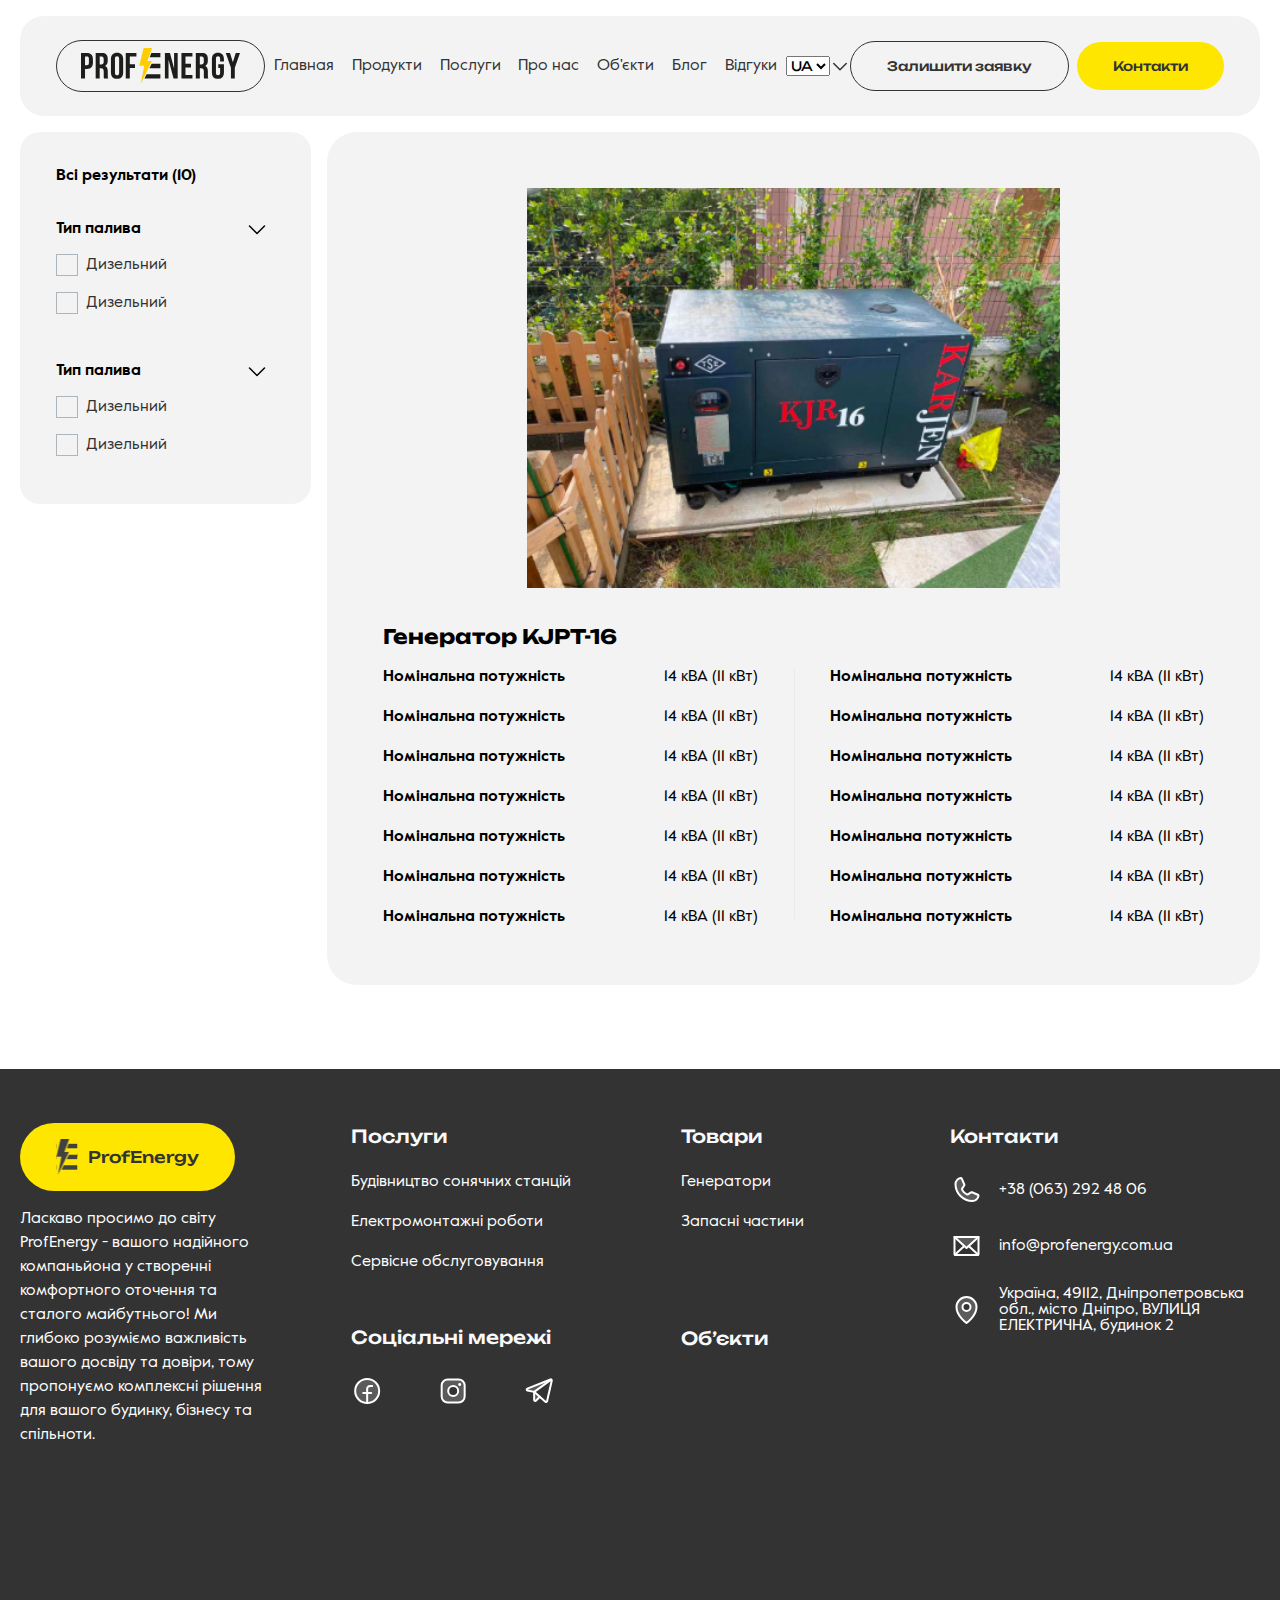
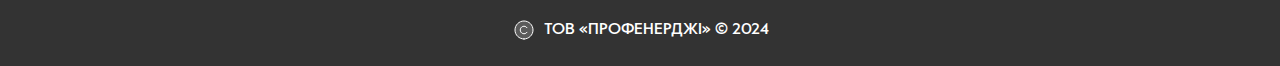
<file: page-generator.html>
<!DOCTYPE html>
<html lang="uk">
  <head>
    <meta charset="UTF-8" />
    <meta name="viewport" content="width=device-width, initial-scale=1.0" />
    <title>ProfEnergy</title>
    <link rel="stylesheet" href="./fonts/stylesheet.css" />
    <link rel="stylesheet" href="./css/reset.css" />
    <link rel="stylesheet" href="./css/style.css" />
    <link rel="stylesheet" href="./css/style-page.css" />
    <link
      rel="stylesheet"
      href="https://cdn.jsdelivr.net/npm/swiper@10/swiper-bundle.min.css"
    />
  </head>
  <body>
    <header class="header section">
      <div class="container-h">
          <div class="header-container row">
            <div class="header-logo logo"><a href="/"><img src="/img/logo.svg" alt="logo"></a></div>
            <nav class="header-menu">
              <ul class="header-menu-list row">
                <li><a href="/">Главная</a></li>
                <li><a href="/page-generator.html">Продукти</a></li>
                <li><a href="/page-serv-build.html">Послуги</a></li>
                <li><a href="/page-about.html">Про нас</a></li>              
                <li><a href="/page-obj.html">Об'єкти</a></li>
                <li><a href="/page-blog.html">Блог</a></li>
                <li><a href="/page-reviews.html">Відгуки</a></li>
              </ul>
            </nav>
            <div class="header-bottom-leng row">          
              <select class="select" name="language" aria-label="select">
                <option value="UA" disabled selected>UA</option>
                <!-- <option value="UA">UA</option> -->
                <option value="RU">RU</option>
                <option value="EN">EN</option>
              </select>
              <img class="btn-leng" src="img/icon/leng_icon.svg" alt="leng" />
            </div>
            <div class="menu-button row">            
              <button class="menu-btn-1 btn popup-open" type="button">
                Залишити заявку
              </button>
              <button class="menu-btn-2 btn popup-open" type="button">
                Контакти
              </button>
            </div>
            <div class="header-burger">
              <!-- <img src="./img/icon/burger.svg" alt="меню" /> -->
            </div>
          </div>       
      </div>
    </header>
<main>
    <section class="p-gen section container-h row">
      <div class="p-gen-filter-container">
        <div class="p-gen-filter-btn-wrap row">
          <p class="p-gen-filter-res">Всі результати (10)</p>
          <button class="p-gen-filter-btn row"><img src="./img/icon/Funnel_bl.svg" alt="">Фільтр</button>
        </div>
        <ul class="p-gen-filter-list">
          <li class="p-gen-filter-item">
            <div class="p-gen-filter-title-cont row">
          <h4 class="p-gen-filter-title">Тип палива</h4>
      <button type="button" class="faq-img faq-open1">
      <img src="./img/icon/CaretDown.svg" alt="іконка" />
      </button>
      <button type="button" class="faq-img faq-closed1 hidden">
      <img src="./img/icon/CaretUp.svg" alt="іконка" />
      </button> 
            </div>
            <div class="p-gen-filter-text">
      <ul class="p-gen-filter-text-list">
      <li class="p-gen-filter-text-item">
              <input id="rev-fl-id-1 " type="checkbox" class="custom-checkbox">          
              <label for="rev-fl-id-1" ><span></span>Дизельний</label>
      </li>
      <li class="p-gen-filter-text-item">
              <input id="rev-fl-id-1 " type="checkbox" class="custom-checkbox">          
              <label for="rev-fl-id-1" ><span></span>Дизельний</label>
      </li>
      </ul>
            </div>
          </li>
          <li class="p-gen-filter-item">
            <div class="p-gen-filter-title-cont row">
      <h4 class="p-gen-filter-title">Тип палива</h4>
      <button type="button" class="faq-img faq-open1">
      <img src="./img/icon/CaretDown.svg" alt="іконка" />
      </button>
      <button type="button" class="faq-img faq-closed1 hidden">
      <img src="./img/icon/CaretUp.svg" alt="іконка" />
      </button> 
            </div>
            <div class="p-gen-filter-text">
      <ul class="p-gen-filter-text-list">
      <li class="p-gen-filter-text-item">
              <input id="rev-fl-id-1 " type="checkbox" class="custom-checkbox">          
              <label for="rev-fl-id-1" ><span></span>Дизельний</label>
      </li>
      <li class="p-gen-filter-text-item">
              <input id="rev-fl-id-1 " type="checkbox" class="custom-checkbox">          
              <label for="rev-fl-id-1" ><span></span>Дизельний</label>
      </li>
      </ul>
            </div>
          </li>
        </ul>
      </div>
      <div class="p-gen-items-container"> 
        <ul class="p-gen-items-list section-list">
          <li class="p-gen-items-item row">
            <div class="p-gen-items-item-img-wrap">
              <img
                class="p-gen-items-item-img"
                src="./img/p-gen-1.jpg"
                alt="photo"
              />              
            </div>
            <div class="p-gen-items-item-wrap">              
              <div class="p-gen-items-item-acc row">
                <h3 class="p-gen-items-item-title">
                  Генератор KJPT-16
                </h3>
                <div class="p-gen-btn-wrap">
                  <button type="button" class="faq-img faq-open1">
                    <img src="./img/icon/CaretDown.svg" alt="іконка" />
                    </button>
                    <button type="button" class="faq-img faq-closed1 hidden">
                    <img src="./img/icon/CaretUp.svg" alt="іконка" />
                    </button>
                </div> 
              </div>
              <div class="p-gen-items-item-all">
                <ul class="p-gen-items-item-atribut-list">
                  <li class="row">
                    <h6>Номінальна потужність</h6>
                    <p>14 кВА (11 кВт)</p>
                  </li>
                  <li class="row">
                    <h6>Номінальна потужність</h6>
                    <p>14 кВА (11 кВт)</p>
                  </li>
                  <li class="row">
                    <h6>Номінальна потужність</h6>
                    <p>14 кВА (11 кВт)</p>
                  </li>
                  <li class="row">
                    <h6>Номінальна потужність</h6>
                    <p>14 кВА (11 кВт)</p>
                  </li>
                  <li class="row">
                    <h6>Номінальна потужність</h6>
                    <p>14 кВА (11 кВт)</p>
                  </li>
                  <li class="row">
                    <h6>Номінальна потужність</h6>
                    <p>14 кВА (11 кВт)</p>
                  </li>
                  <li class="row">
                    <h6>Номінальна потужність</h6>
                    <p>14 кВА (11 кВт)</p>
                  </li>
                  <li class="row">
                    <h6>Номінальна потужність</h6>
                    <p>14 кВА (11 кВт)</p>
                  </li>
                  <li class="row">
                    <h6>Номінальна потужність</h6>
                    <p>14 кВА (11 кВт)</p>
                  </li>
                  <li class="row">
                    <h6>Номінальна потужність</h6>
                    <p>14 кВА (11 кВт)</p>
                  </li>
                  <li class="row">
                    <h6>Номінальна потужність</h6>
                    <p>14 кВА (11 кВт)</p>
                  </li>
                  <li class="row">
                    <h6>Номінальна потужність</h6>
                    <p>14 кВА (11 кВт)</p>
                  </li>
                  <li class="row">
                    <h6>Номінальна потужність</h6>
                    <p>14 кВА (11 кВт)</p>
                  </li>
                  <li class="row">
                    <h6>Номінальна потужність</h6>
                    <p>14 кВА (11 кВт)</p>
                  </li>
                </ul>
                <div class="p-reviews-line line"></div> 
                <!-- <ul class="p-gen-items-item-atribut-list"></ul> -->
              </div>                                 
            </div>
          </li>                  
        </ul>       
      </div>     
    </section>
</main>

<footer class="footer">
  <div class="footer-row container row">
   <div class="footer-item footer-item1">
    <a href="#" class="footer-logo btn"><img src="./img/logo_foot.svg" alt="icon">ProfEnergy</a>
    <p class="footer-text text-item ">Ласкаво просимо до світу ProfEnergy - вашого надійного компаньйона у створенні комфортного оточення та сталого майбутнього! Ми глибоко розуміємо важливість вашого досвіду та довіри, тому пропонуємо комплексні рішення для вашого будинку, бізнесу та спільноти.</p>
   </div>
   <div class="footer-item footer-item2">
      <h4 class="footer-title title-item-h4">Послуги</h4>
      <ul class="footer-list">
        <li>Будівництво сонячних станцій</li>
        <li>Електромонтажні роботи</li>
         <li>Сервісне обслуговування</li>
      </ul>
      <h4 class="footer-title title-item-h4">Соціальні мережі</h4>
      <ul class="footer-soс row">
        <li><a href="#"><img src="./img/icon/FacebookLogo.svg" alt="icon"></a></li>
        <li><a href="#"><img src="./img/icon/InstagramLogo.svg" alt="icon"></a></li>
        <li><a href="#"><img src="./img/icon/TelegramLogo.svg" alt="icon"></a></li>
      </ul>     
    </div>
    <div class="footer-item footer-item3">
      <h4 class="footer-title title-item-h4">Товари</h4>
      <ul class="footer-list">
        <li>Генератори</li>
        <li>Запасні частини</li>  
      </ul>
      <h4 class="footer-title footer-title-a title-item-h4"><a href="#">Обʼєкти</a></h4>     
    </div>
    <div class="footer-item footer-item4">
      <h4 class="footer-title title-item-h4">Контакти</h4>
      <ul class="footer-list-cont footer-list">
        <li><a href="#"><img src="./img/icon/Phone.svg" alt="icon">+38 (063) 292 48 06</a></li>
        <li><a href="#"><img src="./img/icon/Envelope.svg" alt="icon">info@profenergy.com.ua</a></li>
         <li><a href="https://maps.app.goo.gl/vb2EwiMuiRdBmJtP9"><img src="./img/icon/MapPin.svg" alt="icon">Україна, 49112, Днiпропетровська обл.,
          мiсто Днiпро, ВУЛИЦЯ ЕЛЕКТРИЧНА, будинок 2</a></li>
      </ul>
      <div class="footer-contacts-map">
        <iframe src="https://www.google.com/maps/embed?pb=!1m18!1m12!1m3!1d2648.6723743048574!2d35.12138847694608!3d48.40523457127437!2m3!1f0!2f0!3f0!3m2!1i1024!2i768!4f13.1!3m3!1m2!1s0x40dbfc6a93e9c3a9%3A0x879bb43fa868c309!2z0LLRg9C70LjRhtGPINCV0LvQtdC60YLRgNC40YfQvdCwLCAyLCDQlNC90ZbQv9GA0L4sINCU0L3RltC_0YDQvtC_0LXRgtGA0L7QstGB0YzQutCwINC-0LHQu9Cw0YHRgtGMLCA0OTAwMA!5e0!3m2!1sru!2sua!4v1706706656851!5m2!1sru!2sua" width="100%" height="240px" style="border:0;" allowfullscreen="" loading="lazy" referrerpolicy="no-referrer-when-downgrade"></iframe>
    </div>
    
    </div>
  </div>
  <div class="copy row"><img src="./img/icon/Copyright.svg" alt="">ТОВ «ПРОФЕНЕРДЖІ» © 2024</div>

</footer>

    <script src="https://cdn.jsdelivr.net/npm/swiper@10/swiper-bundle.min.js"></script>
    <script type="module" src="./js/script.js"></script>
  </body>
</html>
</file>
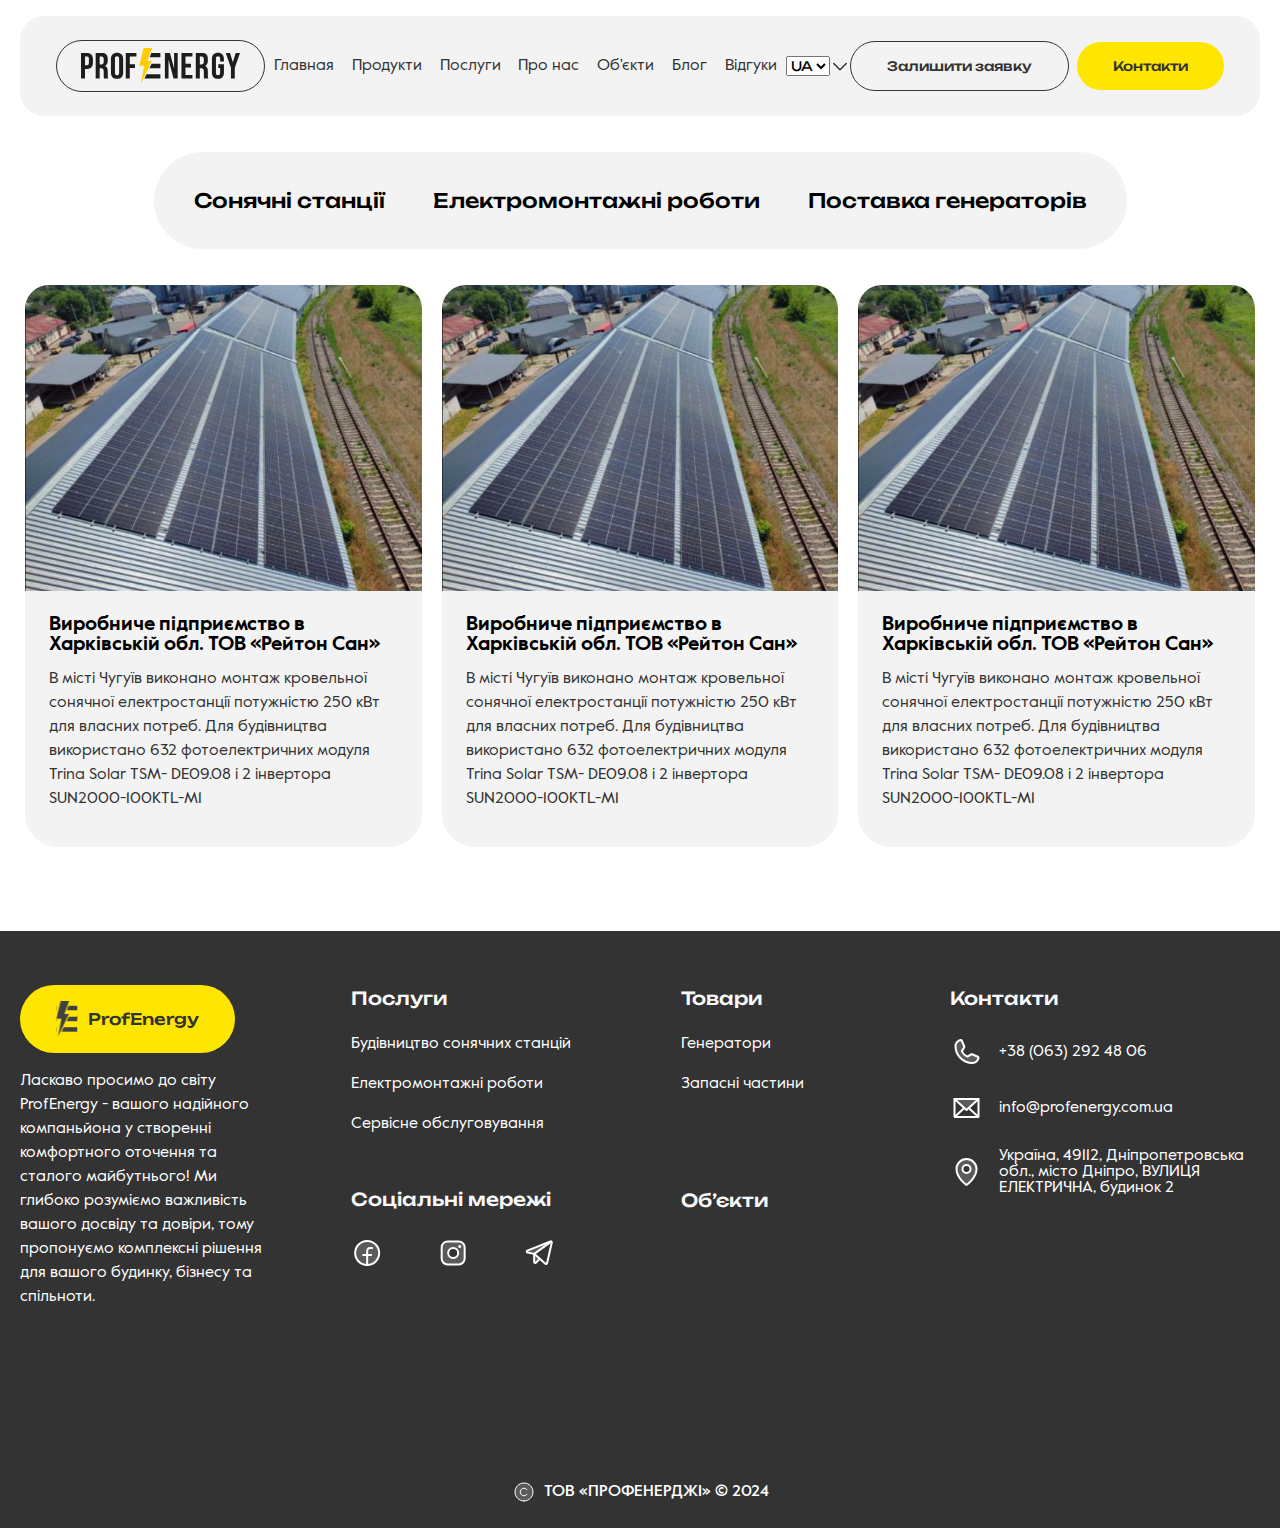
<file: page-obj.html>
<!DOCTYPE html>
<html lang="uk">
  <head>
    <meta charset="UTF-8" />
    <meta name="viewport" content="width=device-width, initial-scale=1.0" />
    <title>ProfEnergy</title>
    <link rel="stylesheet" href="./fonts/stylesheet.css" />
    <link rel="stylesheet" href="./css/reset.css" />
    <link rel="stylesheet" href="./css/style.css" />
    <link rel="stylesheet" href="./css/style-page.css" />
    <link
      rel="stylesheet"
      href="https://cdn.jsdelivr.net/npm/swiper@10/swiper-bundle.min.css"
    />
  </head>
  <body>
    <header class="header section">
      <div class="container-h">
          <div class="header-container row">
            <div class="header-logo logo"><a href="/"><img src="/img/logo.svg" alt="logo"></a></div>
            <nav class="header-menu">
              <ul class="header-menu-list row">
                <li><a href="/">Главная</a></li>
                <li><a href="#">Продукти</a></li>
                <li><a href="/page-serv-build.html">Послуги</a></li>
                <li><a href="/page-about.html">Про нас</a></li>              
                <li><a href="/page-obj.html">Об'єкти</a></li>
                <li><a href="/page-blog.html">Блог</a></li>
                <li><a href="#">Відгуки</a></li>
              </ul>
            </nav>
            <div class="header-bottom-leng row">          
              <select class="select" name="language" aria-label="select">
                <option value="UA" disabled selected>UA</option>
                <!-- <option value="UA">UA</option> -->
                <option value="RU">RU</option>
                <option value="EN">EN</option>
              </select>
              <img class="btn-leng" src="img/icon/leng_icon.svg" alt="leng" />
            </div>
            <div class="menu-button row">            
              <button class="menu-btn-1 btn popup-open" type="button">
                Залишити заявку
              </button>
              <button class="menu-btn-2 btn popup-open" type="button">
                Контакти
              </button>
            </div>
            <div class="header-burger">
              <!-- <img src="./img/icon/burger.svg" alt="меню" /> -->
            </div>
          </div>       
      </div>
    </header>
<main>
  <div class="container"> 
    <section class="p-obj p-about-team section">
      <div class="p-obj-btn-wrap row">
        <a href="#" class="p-obj-btn hero-btn btn">Сонячні станції</a> 
        <a href="#" class="p-obj-btn hero-btn btn">Електромонтажні роботи</a> 
        <a href="#" class="p-obj-btn hero-btn btn">Поставка генераторів</a> 
      </div>    
      <div class="p-obj-container about-s-container"> 
        <ul class="p-obj-list section-list">
          <li class="p-about-team-item p-obj-item section-item">
            <div class="p-about-team-item-img-wrap">
              <img
                class="p-obj-item-img p-about-team-item-img"
                src="./img/p-obj-sun-1.jpg"
                alt="photo"
              />              
            </div>
            <div class="p-obj-item-wrap p-about-team-wrap">              
              <h3 class="p-obj-item-title p-about-team-item-title">
                Виробниче підприємство в Харківській обл. ТОВ «Рейтон Сан»
              </h3>                          
                <p class="p-about-team-item-text text-item">
                  В місті Чугуїв виконано монтаж кровельної сонячної електростанції потужністю 250 кВт для власних потреб. Для будівництва використано 632 фотоелектричних модуля Trina Solar TSM- DE09.08 і 2 інвертора SUN2000-100KTL-M1
                </p>                         
            </div>
          </li> 
          <li class="p-about-team-item p-obj-item section-item">
            <div class="p-about-team-item-img-wrap">
              <img
                class="p-obj-item-img p-about-team-item-img"
                src="./img/p-obj-sun-1.jpg"
                alt="photo"
              />              
            </div>
            <div class="p-obj-item-wrap p-about-team-wrap">              
              <h3 class="p-obj-item-title p-about-team-item-title">
                Виробниче підприємство в Харківській обл. ТОВ «Рейтон Сан»
              </h3>                          
                <p class="p-about-team-item-text text-item">
                  В місті Чугуїв виконано монтаж кровельної сонячної електростанції потужністю 250 кВт для власних потреб. Для будівництва використано 632 фотоелектричних модуля Trina Solar TSM- DE09.08 і 2 інвертора SUN2000-100KTL-M1
                </p>                         
            </div>
          </li> 
          <li class="p-about-team-item p-obj-item section-item">
            <div class="p-about-team-item-img-wrap">
              <img
                class="p-obj-item-img p-about-team-item-img"
                src="./img/p-obj-sun-1.jpg"
                alt="photo"
              />              
            </div>
            <div class="p-obj-item-wrap p-about-team-wrap">              
              <h3 class="p-obj-item-title p-about-team-item-title">
                Виробниче підприємство в Харківській обл. ТОВ «Рейтон Сан»
              </h3>                          
                <p class="p-about-team-item-text text-item">
                  В місті Чугуїв виконано монтаж кровельної сонячної електростанції потужністю 250 кВт для власних потреб. Для будівництва використано 632 фотоелектричних модуля Trina Solar TSM- DE09.08 і 2 інвертора SUN2000-100KTL-M1
                </p>                         
            </div>
          </li>                      
        </ul>       
      </div>    
    </section>   
  </div>  
</main>
<footer class="footer">
  <div class="footer-row container row">
   <div class="footer-item footer-item1">
    <a href="#" class="footer-logo btn"><img src="./img/logo_foot.svg" alt="icon">ProfEnergy</a>
    <p class="footer-text text-item ">Ласкаво просимо до світу ProfEnergy - вашого надійного компаньйона у створенні комфортного оточення та сталого майбутнього! Ми глибоко розуміємо важливість вашого досвіду та довіри, тому пропонуємо комплексні рішення для вашого будинку, бізнесу та спільноти.</p>
   </div>
   <div class="footer-item footer-item2">
      <h4 class="footer-title title-item-h4">Послуги</h4>
      <ul class="footer-list">
        <li>Будівництво сонячних станцій</li>
        <li>Електромонтажні роботи</li>
         <li>Сервісне обслуговування</li>
      </ul>
      <h4 class="footer-title title-item-h4">Соціальні мережі</h4>
      <ul class="footer-soс row">
        <li><a href="#"><img src="./img/icon/FacebookLogo.svg" alt="icon"></a></li>
        <li><a href="#"><img src="./img/icon/InstagramLogo.svg" alt="icon"></a></li>
        <li><a href="#"><img src="./img/icon/TelegramLogo.svg" alt="icon"></a></li>
      </ul>     
    </div>
    <div class="footer-item footer-item3">
      <h4 class="footer-title title-item-h4">Товари</h4>
      <ul class="footer-list">
        <li>Генератори</li>
        <li>Запасні частини</li>  
      </ul>
      <h4 class="footer-title footer-title-a title-item-h4"><a href="#">Обʼєкти</a></h4>     
    </div>
    <div class="footer-item footer-item4">
      <h4 class="footer-title title-item-h4">Контакти</h4>
      <ul class="footer-list-cont footer-list">
        <li><a href="#"><img src="./img/icon/Phone.svg" alt="icon">+38 (063) 292 48 06</a></li>
        <li><a href="#"><img src="./img/icon/Envelope.svg" alt="icon">info@profenergy.com.ua</a></li>
         <li><a href="https://maps.app.goo.gl/vb2EwiMuiRdBmJtP9"><img src="./img/icon/MapPin.svg" alt="icon">Україна, 49112, Днiпропетровська обл.,
          мiсто Днiпро, ВУЛИЦЯ ЕЛЕКТРИЧНА, будинок 2</a></li>
      </ul>
      <div class="footer-contacts-map">
        <iframe src="https://www.google.com/maps/embed?pb=!1m18!1m12!1m3!1d2648.6723743048574!2d35.12138847694608!3d48.40523457127437!2m3!1f0!2f0!3f0!3m2!1i1024!2i768!4f13.1!3m3!1m2!1s0x40dbfc6a93e9c3a9%3A0x879bb43fa868c309!2z0LLRg9C70LjRhtGPINCV0LvQtdC60YLRgNC40YfQvdCwLCAyLCDQlNC90ZbQv9GA0L4sINCU0L3RltC_0YDQvtC_0LXRgtGA0L7QstGB0YzQutCwINC-0LHQu9Cw0YHRgtGMLCA0OTAwMA!5e0!3m2!1sru!2sua!4v1706706656851!5m2!1sru!2sua" width="100%" height="240px" style="border:0;" allowfullscreen="" loading="lazy" referrerpolicy="no-referrer-when-downgrade"></iframe>
    </div>
    
    </div>
  </div>
  <div class="copy row"><img src="./img/icon/Copyright.svg" alt="">ТОВ «ПРОФЕНЕРДЖІ» © 2024</div>

</footer>

    <script src="https://cdn.jsdelivr.net/npm/swiper@10/swiper-bundle.min.js"></script>
    <script type="module" src="./js/script.js"></script>
  </body>
</html>
</file>
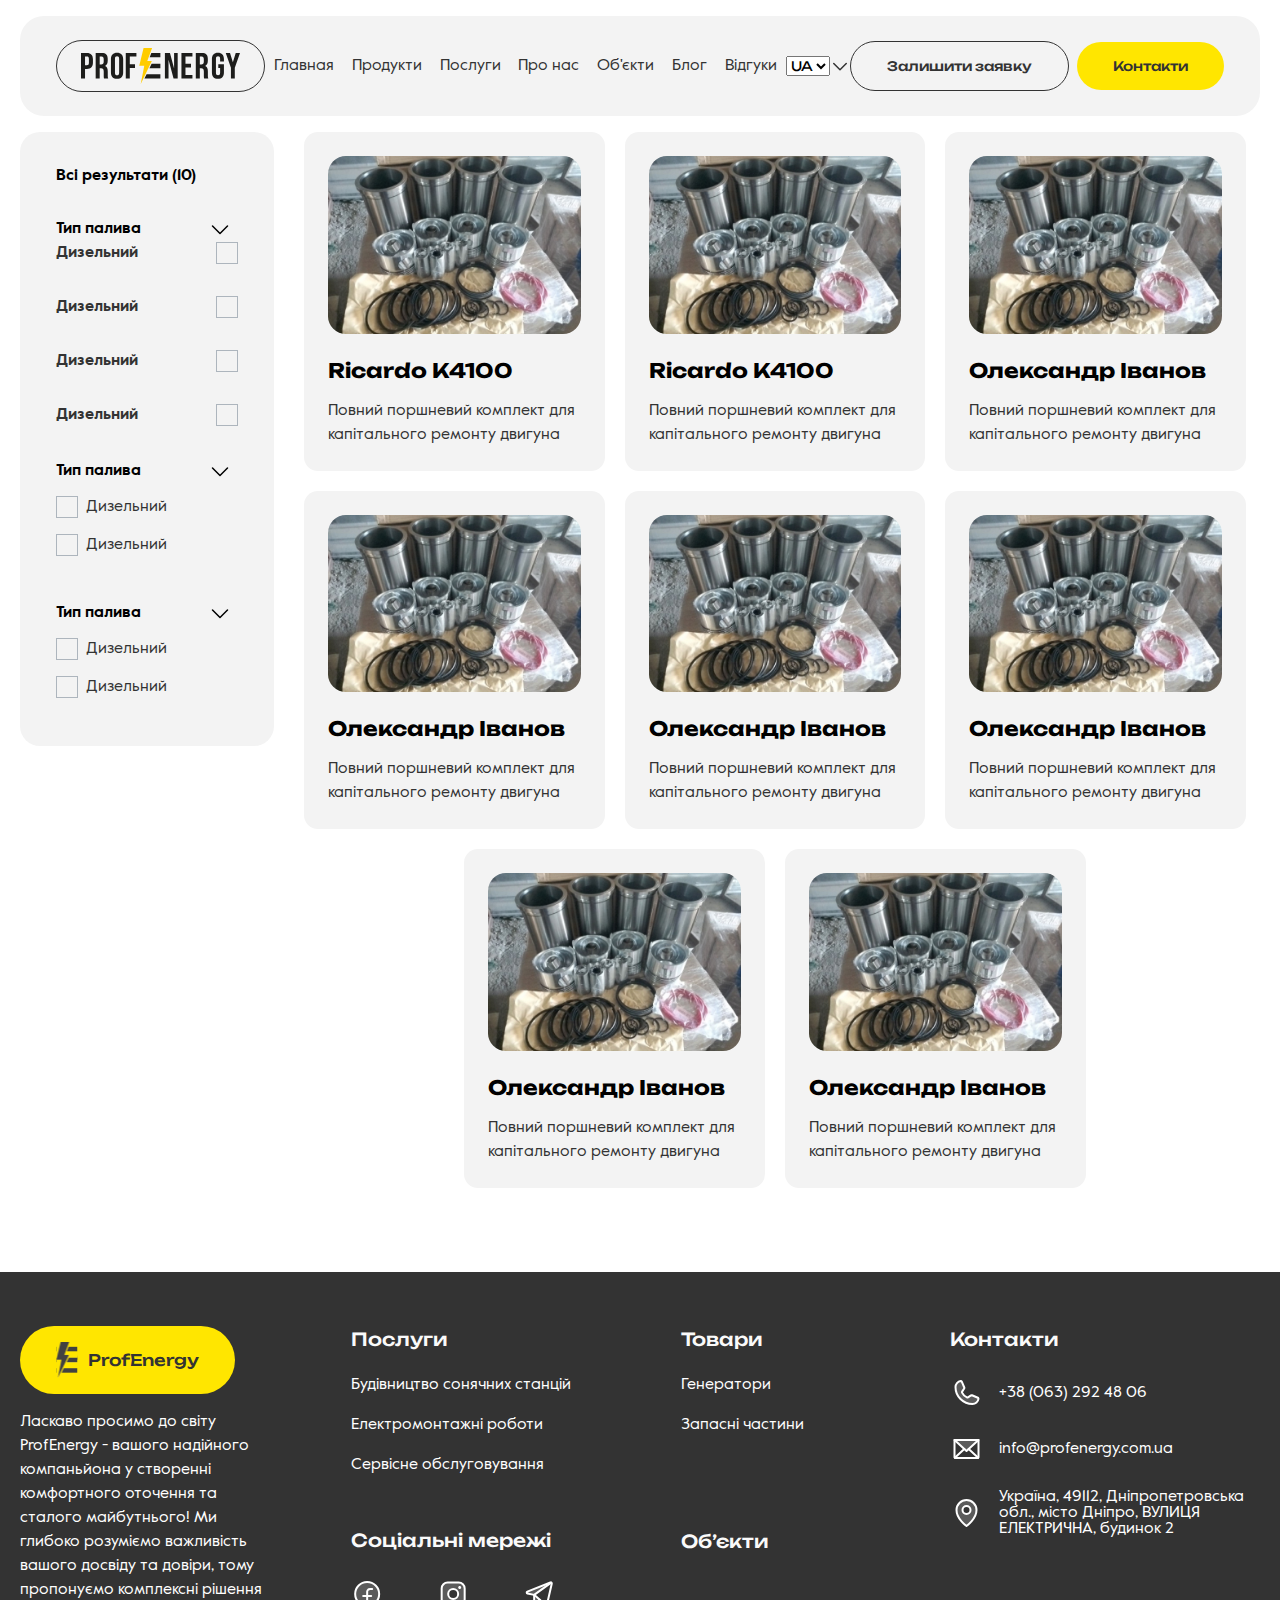
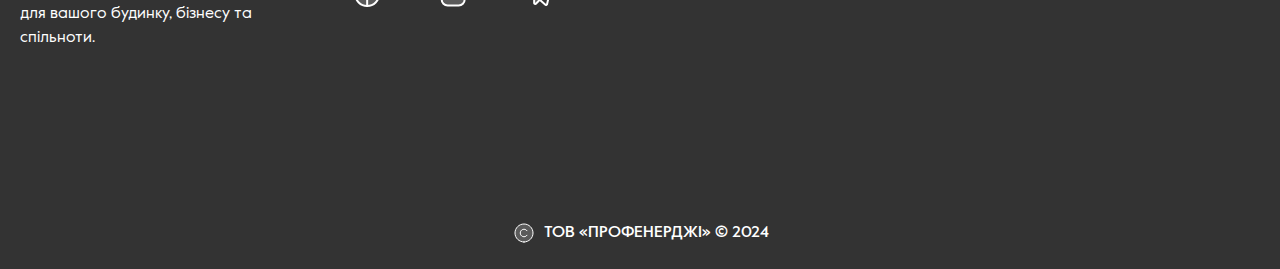
<file: page-parts.html>
<!DOCTYPE html>
<html lang="uk">
  <head>
    <meta charset="UTF-8" />
    <meta name="viewport" content="width=device-width, initial-scale=1.0" />
    <title>ProfEnergy</title>
    <link rel="stylesheet" href="./fonts/stylesheet.css" />
    <link rel="stylesheet" href="./css/reset.css" />
    <link rel="stylesheet" href="./css/style.css" />
    <link rel="stylesheet" href="./css/style-page.css" />
    <link
      rel="stylesheet"
      href="https://cdn.jsdelivr.net/npm/swiper@10/swiper-bundle.min.css"
    />
  </head>
  <body>
    <header class="header section">
      <div class="container-h">
          <div class="header-container row">
            <div class="header-logo logo"><a href="/"><img src="/img/logo.svg" alt="logo"></a></div>
            <nav class="header-menu">
              <ul class="header-menu-list row">
                <li><a href="/">Главная</a></li>
                <li><a href="/page-generator.html">Продукти</a></li>
                <li><a href="/page-serv-build.html">Послуги</a></li>
                <li><a href="/page-about.html">Про нас</a></li>              
                <li><a href="/page-obj.html">Об'єкти</a></li>
                <li><a href="/page-blog.html">Блог</a></li>
                <li><a href="/page-reviews.html">Відгуки</a></li>
              </ul>
            </nav>
            <div class="header-bottom-leng row">          
              <select class="select" name="language" aria-label="select">
                <option value="UA" disabled selected>UA</option>
                <!-- <option value="UA">UA</option> -->
                <option value="RU">RU</option>
                <option value="EN">EN</option>
              </select>
              <img class="btn-leng" src="img/icon/leng_icon.svg" alt="leng" />
            </div>
            <div class="menu-button row">            
              <button class="menu-btn-1 btn popup-open" type="button">
                Залишити заявку
              </button>
              <button class="menu-btn-2 btn popup-open" type="button">
                Контакти
              </button>
            </div>
            <div class="header-burger">
              <!-- <img src="./img/icon/burger.svg" alt="меню" /> -->
            </div>
          </div>       
      </div>
    </header>
<main>
    <section class="p-parts section container-h row">
      <div class="p-gen-filter-container">
        <div class="p-gen-filter-btn-wrap row">
          <p class="p-gen-filter-res">Всі результати (10)</p>
          <button class="p-gen-filter-btn row"><img src="./img/icon/Funnel_bl.svg" alt="">Фільтр</button>
        </div>
        <ul class="p-gen-filter-list">
          <li class="p-gen-filter-item">
            <div class="p-gen-filter-title-cont row">
          <h4 class="p-gen-filter-title">Тип палива</h4>
      <button type="button" class="faq-img faq-open1">
      <img src="./img/icon/CaretDown.svg" alt="іконка" />
      </button>
      <button type="button" class="faq-img faq-closed1 hidden">
      <img src="./img/icon/CaretUp.svg" alt="іконка" />
      </button> 
            </div>
            <div class="p-gen-filter-text">
              <ul class="p-gen-filter-list ">
                <li class="p-gen-filter-text-item-wrap row">
                  <h4 class="p-filter-title-item">Дизельний</h4>
                  <p class="p-filter-title-item-check"><span class="p-filter-title-item-check-checked hidden"></span></p>                
                </li>
                <li class="p-gen-filter-text-item-wrap row">
                  <h4 class="p-filter-title-item">Дизельний</h4>
                  <p class="p-filter-title-item-check"><span class="p-filter-title-item-check-checked hidden"></span></p>                
                </li>
                <li class="p-gen-filter-text-item-wrap row">
                  <h4 class="p-filter-title-item">Дизельний</h4>
                  <p class="p-filter-title-item-check"><span class="p-filter-title-item-check-checked hidden"></span></p>                
                </li>
                <li class="p-gen-filter-text-item-wrap row">
                  <h4 class="p-filter-title-item">Дизельний</h4>
                  <p class="p-filter-title-item-check"><span class="p-filter-title-item-check-checked hidden"></span></p>                
                </li>
      
                
                <li class="p-gen-filter-item">
                  <div class="p-gen-filter-title-cont row">
            <h4 class="p-gen-filter-title">Тип палива</h4>
            <button type="button" class="faq-img faq-open1">
            <img src="./img/icon/CaretDown.svg" alt="іконка" />
            </button>
            <button type="button" class="faq-img faq-closed1 hidden">
            <img src="./img/icon/CaretUp.svg" alt="іконка" />
            </button> 
                  </div>
                  <div class="p-gen-filter-text">
            <ul class="p-gen-filter-text-list">
            <li class="p-gen-filter-text-item">
                    <input id="rev-fl-id-1 " type="checkbox" class="custom-checkbox">          
                    <label for="rev-fl-id-1" ><span></span>Дизельний</label>
            </li>
            <li class="p-gen-filter-text-item">
                    <input id="rev-fl-id-1 " type="checkbox" class="custom-checkbox">          
                    <label for="rev-fl-id-1" ><span></span>Дизельний</label>
            </li>
            </ul>
                  </div>
                </li>
              </ul>
            </div>
          </li>
          <li class="p-gen-filter-item">
            <div class="p-gen-filter-title-cont row">
      <h4 class="p-gen-filter-title">Тип палива</h4>
      <button type="button" class="faq-img faq-open1">
      <img src="./img/icon/CaretDown.svg" alt="іконка" />
      </button>
      <button type="button" class="faq-img faq-closed1 hidden">
      <img src="./img/icon/CaretUp.svg" alt="іконка" />
      </button> 
            </div>
            <div class="p-gen-filter-text">
      <ul class="p-gen-filter-text-list">
      <li class="p-gen-filter-text-item">
              <input id="rev-fl-id-1 " type="checkbox" class="custom-checkbox">          
              <label for="rev-fl-id-1" ><span></span>Дизельний</label>
      </li>
      <li class="p-gen-filter-text-item">
              <input id="rev-fl-id-1 " type="checkbox" class="custom-checkbox">          
              <label for="rev-fl-id-1" ><span></span>Дизельний</label>
      </li>
      </ul>
            </div>
          </li>
        </ul>
      </div>
        
      <ul class="p-parts-items-list p-about-team-list section-list">
            <li class="p-parts-items-list-item p-about-team-item section-item">          
              <div class="p-parts-team-wrap">
                <img
                class="p-parts-items-list-item-img"
                src="./img/p-parts-2.png"
                alt="photo"
              />  
                <h3 class="p-parts-items-list-item-title">
                  Ricardo К4100
                </h3>              
                            
                  <p class="p-about-team-item-text text-item">
                    Повний поршневий комплект для капітального ремонту двигуна
                  </p>                         
              </div>
            </li> 
            <li class="p-parts-items-list-item p-about-team-item section-item">          
              <div class="p-parts-team-wrap">
                <img
                class="p-parts-items-list-item-img"
                src="./img/p-parts-1.jpg"
                alt="photo"
              />  
                <h3 class="p-parts-items-list-item-title">
                  Ricardo К4100
                </h3>              
                            
                  <p class="p-about-team-item-text text-item">
                    Повний поршневий комплект для капітального ремонту двигуна
                  </p>                         
              </div>
            </li>
            <li class="p-parts-items-list-item p-about-team-item section-item">          
              <div class="p-parts-team-wrap">
                <img
                class="p-parts-items-list-item-img"
                src="./img/p-parts-1.jpg"
                alt="photo"
              />  
                <h3 class="p-parts-items-list-item-title">
                  Олександр Іванов
                </h3>              
                            
                  <p class="p-about-team-item-text text-item">
                    Повний поршневий комплект для капітального ремонту двигуна
                  </p>                         
              </div>
            </li>
            <li class="p-parts-items-list-item p-about-team-item section-item">          
              <div class="p-parts-team-wrap">
                <img
                class="p-parts-items-list-item-img"
                src="./img/p-parts-1.jpg"
                alt="photo"
              />  
                <h3 class="p-parts-items-list-item-title">
                  Олександр Іванов
                </h3>              
                            
                  <p class="p-about-team-item-text text-item">
                    Повний поршневий комплект для капітального ремонту двигуна
                  </p>                         
              </div>
            </li>
            <li class="p-parts-items-list-item p-about-team-item section-item">          
              <div class="p-parts-team-wrap">
                <img
                class="p-parts-items-list-item-img"
                src="./img/p-parts-1.jpg"
                alt="photo"
              />  
                <h3 class="p-parts-items-list-item-title">
                  Олександр Іванов
                </h3>              
                            
                  <p class="p-about-team-item-text text-item">
                    Повний поршневий комплект для капітального ремонту двигуна
                  </p>                         
              </div>
            </li>
            <li class="p-parts-items-list-item p-about-team-item section-item">          
              <div class="p-parts-team-wrap">
                <img
                class="p-parts-items-list-item-img"
                src="./img/p-parts-1.jpg"
                alt="photo"
              />  
                <h3 class="p-parts-items-list-item-title">
                  Олександр Іванов
                </h3>              
                            
                  <p class="p-about-team-item-text text-item">
                    Повний поршневий комплект для капітального ремонту двигуна
                  </p>                         
              </div>
            </li>
            <li class="p-parts-items-list-item p-about-team-item section-item">          
              <div class="p-parts-team-wrap">
                <img
                class="p-parts-items-list-item-img"
                src="./img/p-parts-1.jpg"
                alt="photo"
              />  
                <h3 class="p-parts-items-list-item-title">
                  Олександр Іванов
                </h3>              
                            
                  <p class="p-about-team-item-text text-item">
                    Повний поршневий комплект для капітального ремонту двигуна
                  </p>                         
              </div>
            </li>
            <li class="p-parts-items-list-item p-about-team-item section-item">          
              <div class="p-parts-team-wrap">
                <img
                class="p-parts-items-list-item-img"
                src="./img/p-parts-1.jpg"
                alt="photo"
              />  
                <h3 class="p-parts-items-list-item-title">
                  Олександр Іванов
                </h3>              
                            
                  <p class="p-about-team-item-text text-item">
                    Повний поршневий комплект для капітального ремонту двигуна
                  </p>                         
              </div>
            </li>
                     
      </ul>    
    </section>
</main>

<footer class="footer">
  <div class="footer-row container row">
   <div class="footer-item footer-item1">
    <a href="#" class="footer-logo btn"><img src="./img/logo_foot.svg" alt="icon">ProfEnergy</a>
    <p class="footer-text text-item ">Ласкаво просимо до світу ProfEnergy - вашого надійного компаньйона у створенні комфортного оточення та сталого майбутнього! Ми глибоко розуміємо важливість вашого досвіду та довіри, тому пропонуємо комплексні рішення для вашого будинку, бізнесу та спільноти.</p>
   </div>
   <div class="footer-item footer-item2">
      <h4 class="footer-title title-item-h4">Послуги</h4>
      <ul class="footer-list">
        <li>Будівництво сонячних станцій</li>
        <li>Електромонтажні роботи</li>
         <li>Сервісне обслуговування</li>
      </ul>
      <h4 class="footer-title title-item-h4">Соціальні мережі</h4>
      <ul class="footer-soс row">
        <li><a href="#"><img src="./img/icon/FacebookLogo.svg" alt="icon"></a></li>
        <li><a href="#"><img src="./img/icon/InstagramLogo.svg" alt="icon"></a></li>
        <li><a href="#"><img src="./img/icon/TelegramLogo.svg" alt="icon"></a></li>
      </ul>     
    </div>
    <div class="footer-item footer-item3">
      <h4 class="footer-title title-item-h4">Товари</h4>
      <ul class="footer-list">
        <li>Генератори</li>
        <li>Запасні частини</li>  
      </ul>
      <h4 class="footer-title footer-title-a title-item-h4"><a href="#">Обʼєкти</a></h4>     
    </div>
    <div class="footer-item footer-item4">
      <h4 class="footer-title title-item-h4">Контакти</h4>
      <ul class="footer-list-cont footer-list">
        <li><a href="#"><img src="./img/icon/Phone.svg" alt="icon">+38 (063) 292 48 06</a></li>
        <li><a href="#"><img src="./img/icon/Envelope.svg" alt="icon">info@profenergy.com.ua</a></li>
         <li><a href="https://maps.app.goo.gl/vb2EwiMuiRdBmJtP9"><img src="./img/icon/MapPin.svg" alt="icon">Україна, 49112, Днiпропетровська обл.,
          мiсто Днiпро, ВУЛИЦЯ ЕЛЕКТРИЧНА, будинок 2</a></li>
      </ul>
      <div class="footer-contacts-map">
        <iframe src="https://www.google.com/maps/embed?pb=!1m18!1m12!1m3!1d2648.6723743048574!2d35.12138847694608!3d48.40523457127437!2m3!1f0!2f0!3f0!3m2!1i1024!2i768!4f13.1!3m3!1m2!1s0x40dbfc6a93e9c3a9%3A0x879bb43fa868c309!2z0LLRg9C70LjRhtGPINCV0LvQtdC60YLRgNC40YfQvdCwLCAyLCDQlNC90ZbQv9GA0L4sINCU0L3RltC_0YDQvtC_0LXRgtGA0L7QstGB0YzQutCwINC-0LHQu9Cw0YHRgtGMLCA0OTAwMA!5e0!3m2!1sru!2sua!4v1706706656851!5m2!1sru!2sua" width="100%" height="240px" style="border:0;" allowfullscreen="" loading="lazy" referrerpolicy="no-referrer-when-downgrade"></iframe>
    </div>
    
    </div>
  </div>
  <div class="copy row"><img src="./img/icon/Copyright.svg" alt="">ТОВ «ПРОФЕНЕРДЖІ» © 2024</div>

</footer>

    <script src="https://cdn.jsdelivr.net/npm/swiper@10/swiper-bundle.min.js"></script>
    <script type="module" src="./js/script.js"></script>
  </body>
</html>
</file>
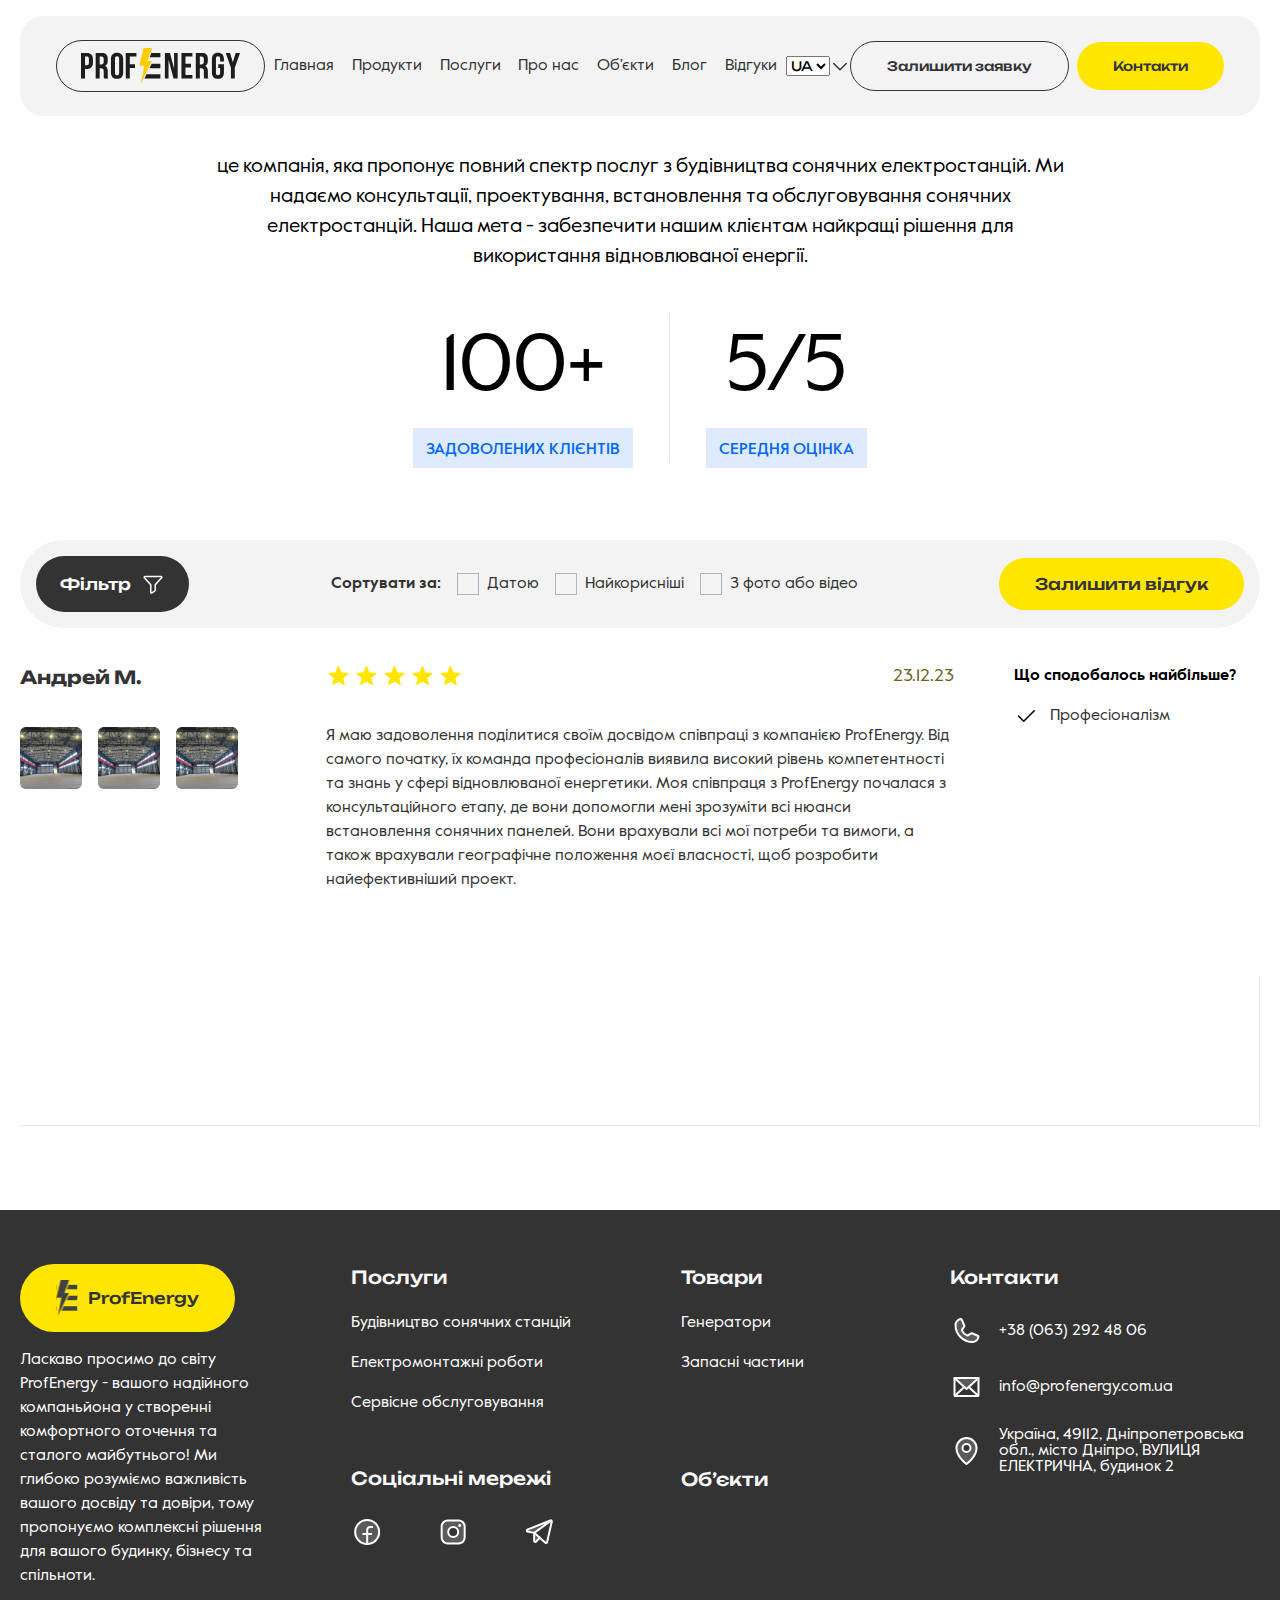
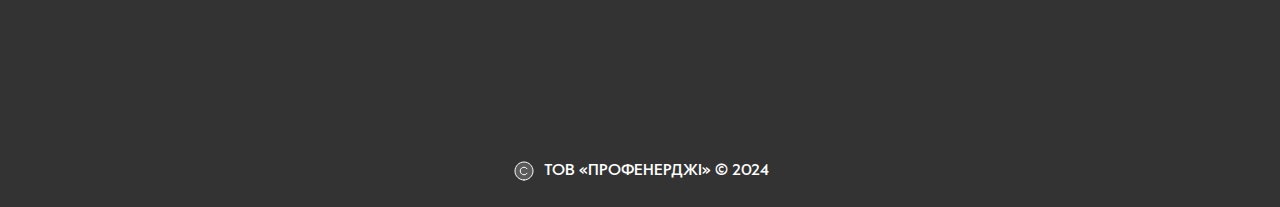
<file: page-reviews.html>
<!DOCTYPE html>
<html lang="uk">
  <head>
    <meta charset="UTF-8" />
    <meta name="viewport" content="width=device-width, initial-scale=1.0" />
    <title>ProfEnergy</title>
    <link rel="stylesheet" href="./fonts/stylesheet.css" />
    <link rel="stylesheet" href="./css/reset.css" />
    <link rel="stylesheet" href="./css/style.css" />
    <link rel="stylesheet" href="./css/style-page.css" />
    <link
      rel="stylesheet"
      href="https://cdn.jsdelivr.net/npm/swiper@10/swiper-bundle.min.css"
    />
  </head>
  <body>
    <header class="header section">
      <div class="container-h">
        <div class="header-container row">
          <div class="header-logo logo">
            <a href="/"><img src="/img/logo.svg" alt="logo" /></a>
          </div>
          <nav class="header-menu">
            <ul class="header-menu-list row">
              <li><a href="/">Главная</a></li>
              <li><a href="#">Продукти</a></li>
              <li><a href="/page-serv-build.html">Послуги</a></li>
              <li><a href="/page-about.html">Про нас</a></li>
              <li><a href="/page-obj.html">Об'єкти</a></li>
              <li><a href="/page-blog.html">Блог</a></li>
              <li><a href="/page-reviews.html">Відгуки</a></li>
            </ul>
          </nav>
          <div class="header-bottom-leng row">
            <select class="select" name="language" aria-label="select">
              <option value="UA" disabled selected>UA</option>
              <!-- <option value="UA">UA</option> -->
              <option value="RU">RU</option>
              <option value="EN">EN</option>
            </select>
            <img class="btn-leng" src="img/icon/leng_icon.svg" alt="leng" />
          </div>
          <div class="menu-button row">
            <button class="menu-btn-1 btn popup-open" type="button">
              Залишити заявку
            </button>
            <button class="menu-btn-2 btn popup-open" type="button">
              Контакти
            </button>
          </div>
          <div class="header-burger">
            <!-- <img src="./img/icon/burger.svg" alt="меню" /> -->
          </div>
        </div>
      </div>
    </header>
    <main>
      <div class="container container-r">
        <section class="p-reviews">
          <div class="p-reviews-wrap">
            <p class="p-reviews-text text-item">
              це компанія, яка пропонує повний спектр послуг з будівництва
              сонячних електростанцій. Ми надаємо консультації, проектування,
              встановлення та обслуговування сонячних електростанцій. Наша мета
              - забезпечити нашим клієнтам найкращі рішення для використання
              відновлюваної енергії.
            </p>
          </div>

          <div class="p-reviews-rating-wrap row">
            <div class="p-reviews-wrap-item">
              <p class="p-reviews-reting">100+</p>
              <h5 class="p-reviews-title p-about-team-item-subtitle">
                ЗАДОВОЛЕНИХ КЛІЄНТІВ
              </h5>
            </div>
            <div class="p-reviews-line"></div>
            <div class="p-reviews-wrap-item">
              <p class="p-reviews-reting">5/5</p>
              <h5 class="p-reviews-title p-about-team-item-subtitle">
                СЕРЕДНЯ ОЦІНКА
              </h5>
            </div>
          </div>
        </section>
        <section class="p-reviews-2s section">
          <div class="p-reviews-2s-wrap p-obj-btn-wrap row">
            <div class="p-reviews-btn btn">
              Фільтр<img
                class="btn-icon"
                src="./img/icon/Funnel.svg"
                alt="icon"
              />
            </div>
            <div>
              <ul class="p-reviews-2s-list row">
                <li><p>Сортувати за:</p></li>
                <li>
                  <input
                    id="rev-fl-id-1 "
                    type="checkbox"
                    class="custom-checkbox"
                  />
                  <label for="rev-fl-id-1"><span></span>Датою</label>
                </li>
                <li>
                  <input
                    id="rev-fl-id-2 "
                    type="checkbox"
                    class="custom-checkbox"
                  />
                  <label for="rev-fl-id-2"><span></span>Найкорисніші</label>
                </li>
                <li>
                  <input
                    id="rev-fl-id-3 "
                    type="checkbox"
                    class="custom-checkbox"
                  />
                  <label for="rev-fl-id-3"><span></span>З фото або відео</label>
                </li>
              </ul>
            </div>
            <button class="p-reviews-btn-2 btn">Залишити відгук</button>
          </div>
          <ul class="p-reviews-2s-all-list row">
            <li class="p-reviews-2s-all-item row">
              <div class="p-reviews-2s-item-1p">
                <h4 class="p-reviews-2s-name title-item-h4">Андрей М.</h4>
                <div class="p-reviews-2s-img-wrap row">
                  <img src="./img/rew-1.jpg" alt="photo" />
                  <img src="./img/rew-1.jpg" alt="photo" />
                  <img src="./img/rew-1.jpg" alt="photo" />
                </div>
              </div>
              <div class="p-reviews-2s-item-2p">
                <div class="p-reviews-2s-item-2p-star row">
                  <img src="./img/star.png" alt="" />
                  <p>23.12.23</p>
                </div>
                <p class="text-item">
                  Я маю задоволення поділитися своїм досвідом співпраці з
                  компанією ProfEnergy. Від самого початку, їх команда
                  професіоналів виявила високий рівень компетентності та знань у
                  сфері відновлюваної енергетики. Моя співпраця з ProfEnergy
                  почалася з консультаційного етапу, де вони допомогли мені
                  зрозуміти всі нюанси встановлення сонячних панелей. Вони
                  врахували всі мої потреби та вимоги, а також врахували
                  географічне положення моєї власності, щоб розробити
                  найефективніший проект.
                </p>
              </div>
              <div class="p-reviews-2s-item-3p">
                <h6>Що сподобалось найбільше?</h6>
                <ul>
                  <li>
                    <img src="./img/icon/Check.svg" alt="icon" />
                    <p>Професіоналізм</p>
                  </li>
                </ul>
              </div>
            </li>
          </ul>
        </section>
        <div class="about-s-line p-reviews-line"></div>
      </div>
    </main>

    <div class="backdrop popup-fade">
      <section class="popup-gen popup form-s">
        <div class="form-reviews-container form-s-form">
          <h2 class="form-s-title section-title">
            Розкажіть ваші враження від співпраці з нами
          </h2>
          <div class="form-reviews">
            <form action="">
              <input type="text" placeholder="Імʼя" />
              <input type="email" placeholder="Email" />
              <input type="tel" placeholder="Номер телефону*" />
              <textarea
                name=""
                id=""
                cols="30"
                rows="10"
                placeholder="Коментар"
              ></textarea>
              <button class="paperclip row" id="paperclip"  type="button">
                <img src="./img/icon/Paperclip.svg" alt="btn" />Додати фото або
                відео
              </button>
              <h4>Що сподобалось вам найбільше?</h4>
              <div>
                <ul class="form-reviews-list-check p-gen-filter-text-list row">
                  <li class="p-gen-filter-text-item">
                    <input
                      id="rev-fl-id-1 "
                      type="checkbox"
                      class="custom-checkbox"
                    />
                    <label for="rev-fl-id-1">Професіоналізм</label>
                  </li>
                  <li class="p-gen-filter-text-item">
                    <input
                      id="rev-fl-id-1 "
                      type="checkbox"
                      class="custom-checkbox"
                    />
                    <label for="rev-fl-id-1">Якість роботи</label>
                  </li>
                  <li class="p-gen-filter-text-item">
                    <input
                      id="rev-fl-id-1 "
                      type="checkbox"
                      class="custom-checkbox"
                    />
                    <label for="rev-fl-id-1">Швидкість виконання</label>
                  </li>
                  <li class="p-gen-filter-text-item">
                    <input
                      id="rev-fl-id-1 "
                      type="checkbox"
                      class="custom-checkbox"
                    />
                    <label for="rev-fl-id-1">Інноваційні рішення</label>
                  </li>
                  <li class="p-gen-filter-text-item">
                    <input
                      id="rev-fl-id-1 "
                      type="checkbox"
                      class="custom-checkbox"
                    />
                    <label for="rev-fl-id-1">Гнучкість</label>
                  </li>
                  <li class="p-gen-filter-text-item">
                    <input
                      id="rev-fl-id-1 "
                      type="checkbox"
                      class="custom-checkbox"
                    />
                    <label for="rev-fl-id-1"
                      >Підтримка після закінчення проєкту</label
                    >
                  </li>
                </ul>
              </div>
              <div class="form-reviews-btn-wrap row">
                <button class="form-reviews-btn-1b" id="form-reviews-btn-1b" type="reset">Скасувати</button>
                <button class="form-reviews-btn-2b" type="submit">
                  Залишити відгук
                </button>
              </div>
            </form>
          </div>
        </div>
      </section>
    </div>

    <footer class="footer">
      <div class="footer-row container row">
        <div class="footer-item footer-item1">
          <a href="#" class="footer-logo btn"
            ><img src="./img/logo_foot.svg" alt="icon" />ProfEnergy</a
          >
          <p class="footer-text text-item">
            Ласкаво просимо до світу ProfEnergy - вашого надійного компаньйона у
            створенні комфортного оточення та сталого майбутнього! Ми глибоко
            розуміємо важливість вашого досвіду та довіри, тому пропонуємо
            комплексні рішення для вашого будинку, бізнесу та спільноти.
          </p>
        </div>
        <div class="footer-item footer-item2">
          <h4 class="footer-title title-item-h4">Послуги</h4>
          <ul class="footer-list">
            <li>Будівництво сонячних станцій</li>
            <li>Електромонтажні роботи</li>
            <li>Сервісне обслуговування</li>
          </ul>
          <h4 class="footer-title title-item-h4">Соціальні мережі</h4>
          <ul class="footer-soс row">
            <li>
              <a href="#"
                ><img src="./img/icon/FacebookLogo.svg" alt="icon"
              /></a>
            </li>
            <li>
              <a href="#"
                ><img src="./img/icon/InstagramLogo.svg" alt="icon"
              /></a>
            </li>
            <li>
              <a href="#"
                ><img src="./img/icon/TelegramLogo.svg" alt="icon"
              /></a>
            </li>
          </ul>
        </div>
        <div class="footer-item footer-item3">
          <h4 class="footer-title title-item-h4">Товари</h4>
          <ul class="footer-list">
            <li>Генератори</li>
            <li>Запасні частини</li>
          </ul>
          <h4 class="footer-title footer-title-a title-item-h4">
            <a href="#">Обʼєкти</a>
          </h4>
        </div>
        <div class="footer-item footer-item4">
          <h4 class="footer-title title-item-h4">Контакти</h4>
          <ul class="footer-list-cont footer-list">
            <li>
              <a href="#"
                ><img src="./img/icon/Phone.svg" alt="icon" />+38 (063) 292 48
                06</a
              >
            </li>
            <li>
              <a href="#"
                ><img
                  src="./img/icon/Envelope.svg"
                  alt="icon"
                />info@profenergy.com.ua</a
              >
            </li>
            <li>
              <a href="https://maps.app.goo.gl/vb2EwiMuiRdBmJtP9"
                ><img src="./img/icon/MapPin.svg" alt="icon" />Україна, 49112,
                Днiпропетровська обл., мiсто Днiпро, ВУЛИЦЯ ЕЛЕКТРИЧНА, будинок
                2</a
              >
            </li>
          </ul>
          <div class="footer-contacts-map">
            <iframe
              src="https://www.google.com/maps/embed?pb=!1m18!1m12!1m3!1d2648.6723743048574!2d35.12138847694608!3d48.40523457127437!2m3!1f0!2f0!3f0!3m2!1i1024!2i768!4f13.1!3m3!1m2!1s0x40dbfc6a93e9c3a9%3A0x879bb43fa868c309!2z0LLRg9C70LjRhtGPINCV0LvQtdC60YLRgNC40YfQvdCwLCAyLCDQlNC90ZbQv9GA0L4sINCU0L3RltC_0YDQvtC_0LXRgtGA0L7QstGB0YzQutCwINC-0LHQu9Cw0YHRgtGMLCA0OTAwMA!5e0!3m2!1sru!2sua!4v1706706656851!5m2!1sru!2sua"
              width="100%"
              height="240px"
              style="border: 0"
              allowfullscreen=""
              loading="lazy"
              referrerpolicy="no-referrer-when-downgrade"
            ></iframe>
          </div>
        </div>
      </div>
      <div class="copy row">
        <img src="./img/icon/Copyright.svg" alt="" />ТОВ «ПРОФЕНЕРДЖІ» © 2024
      </div>
    </footer>

    <script src="https://cdn.jsdelivr.net/npm/swiper@10/swiper-bundle.min.js"></script>
    <script type="module" src="./js/script.js"></script>
  </body>
</html>
</file>
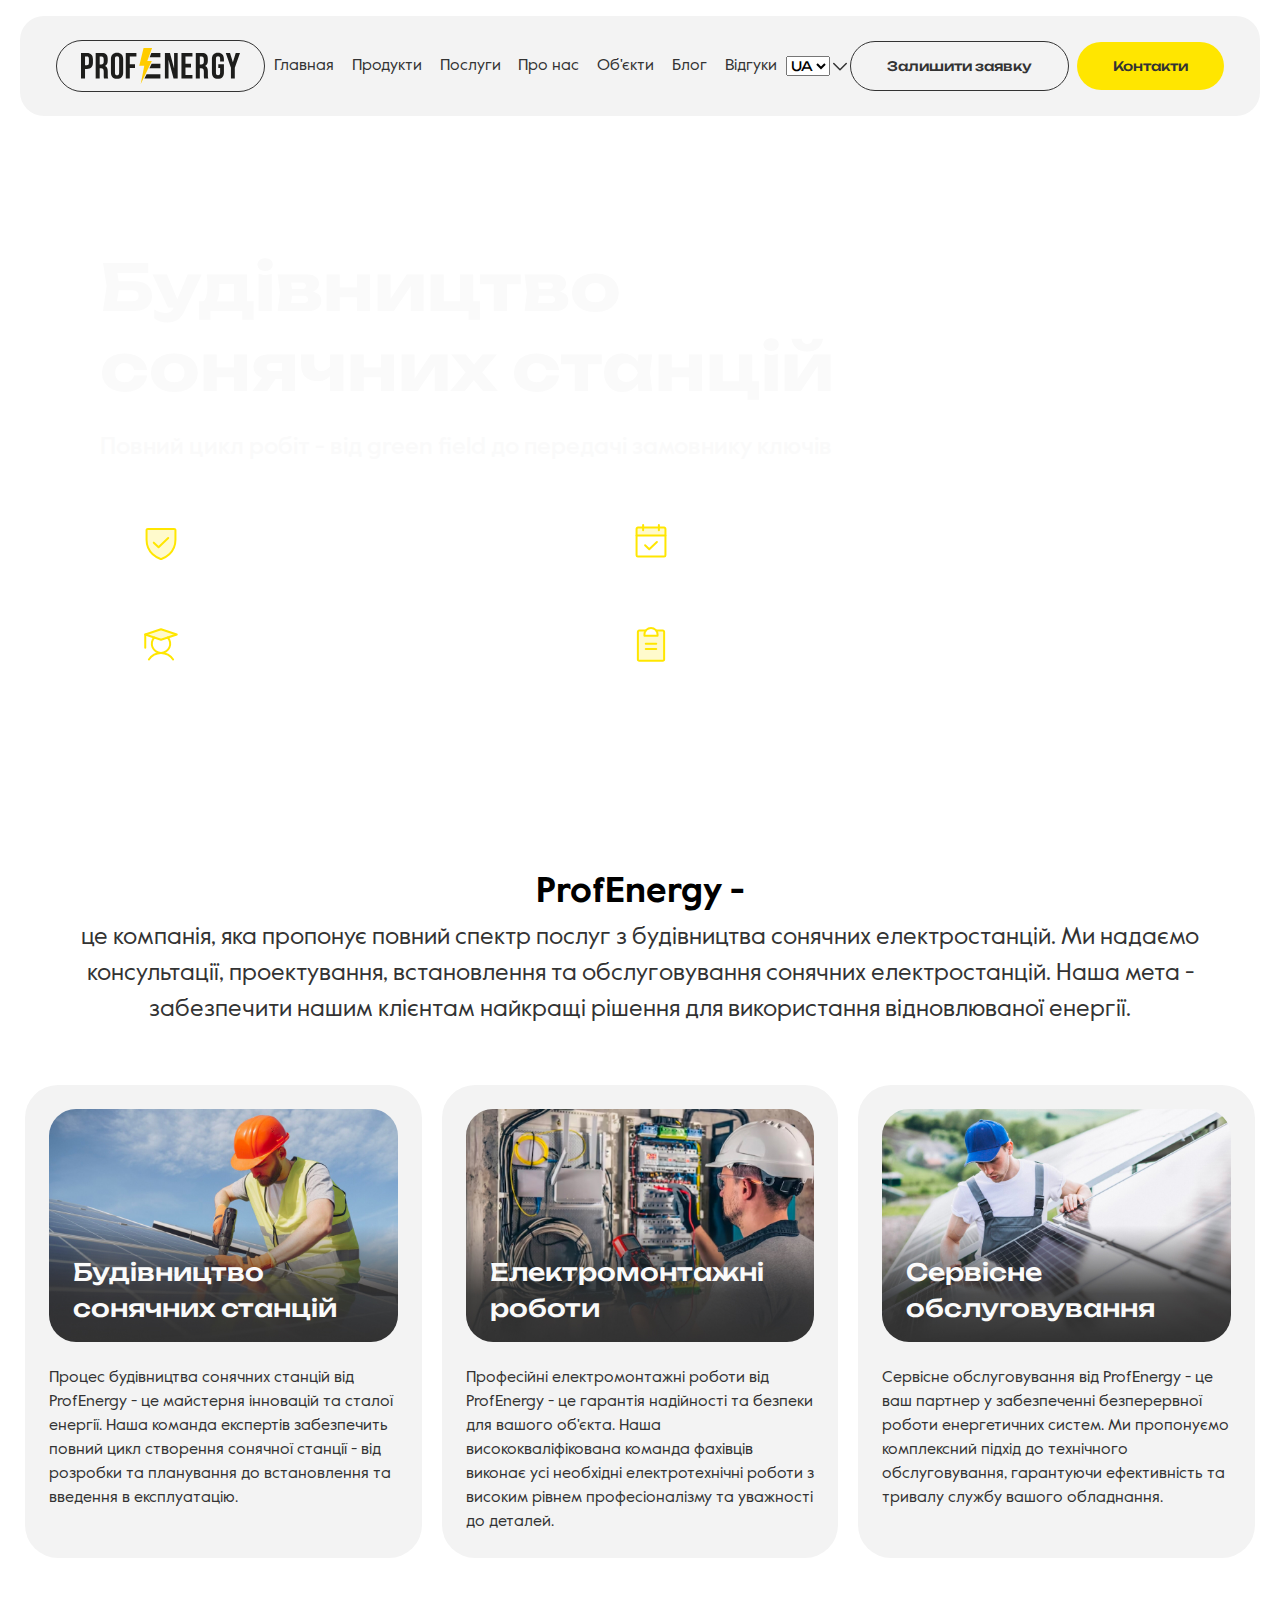
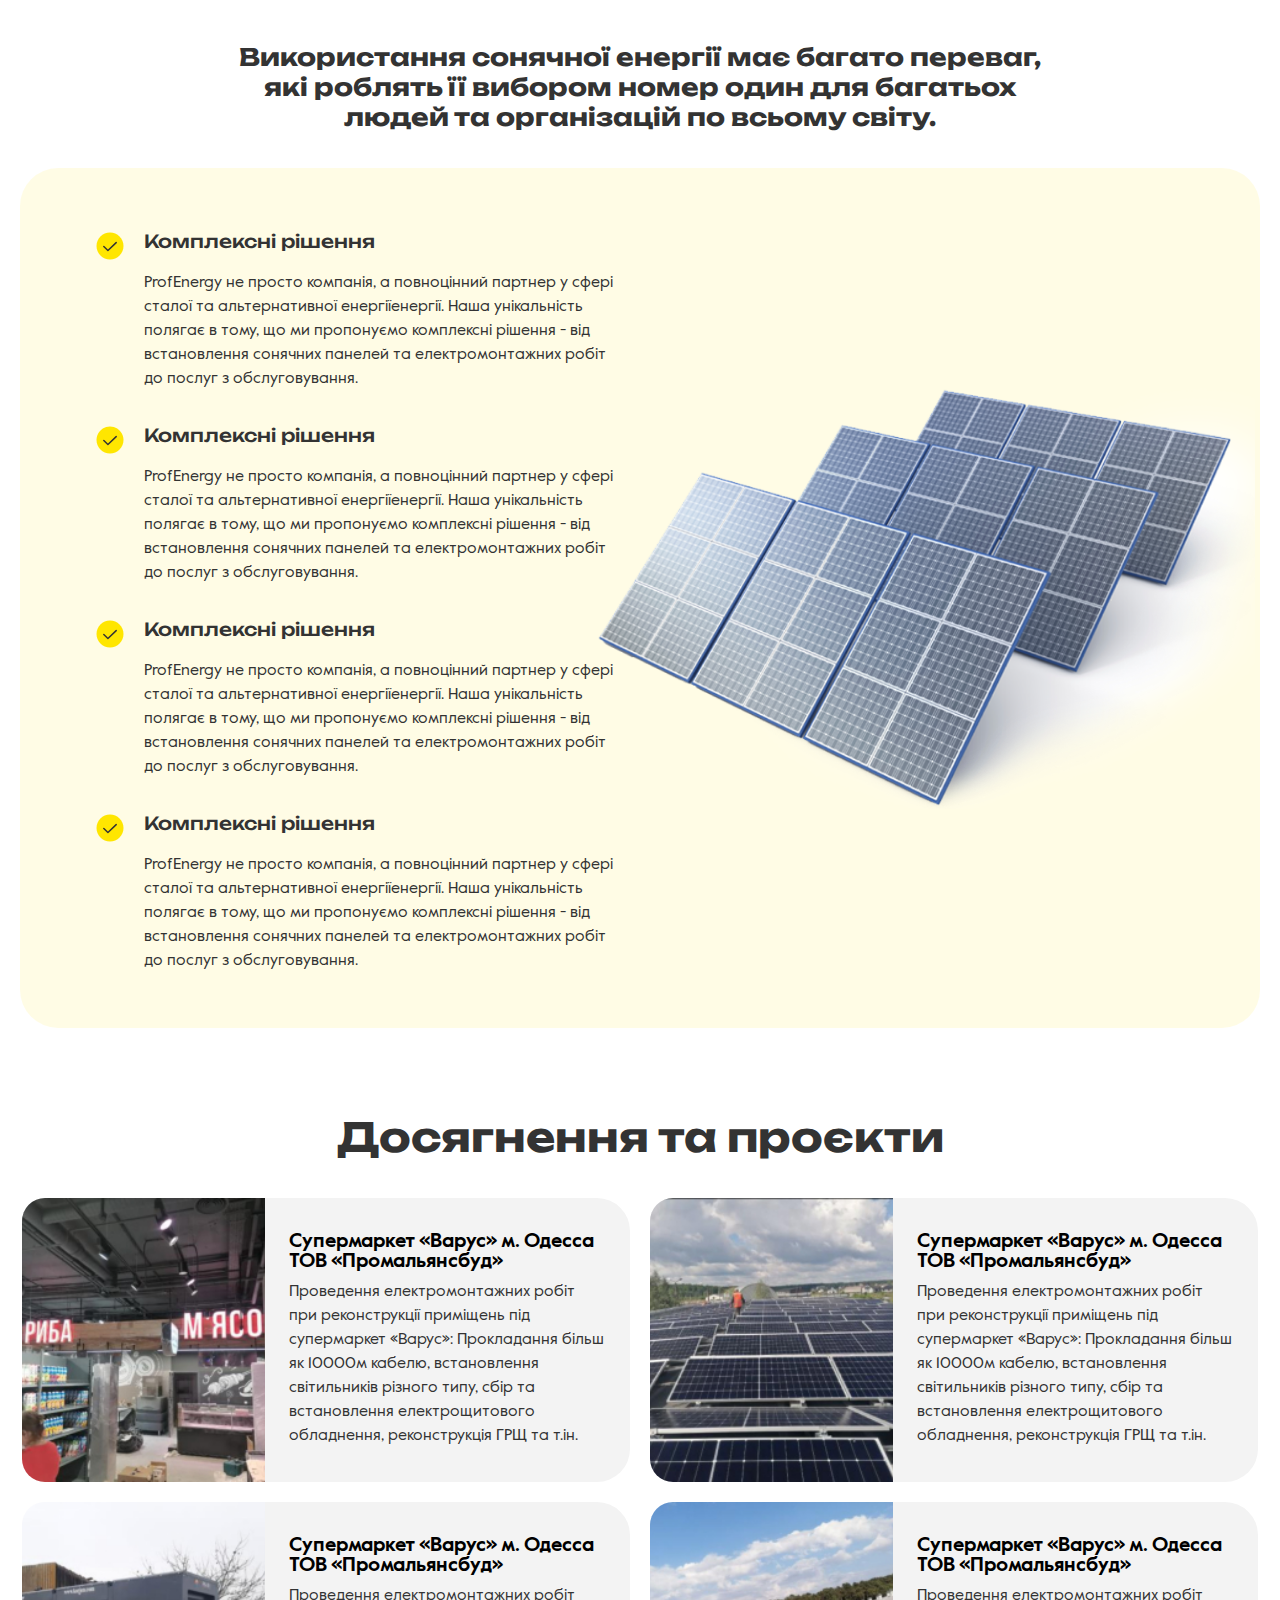
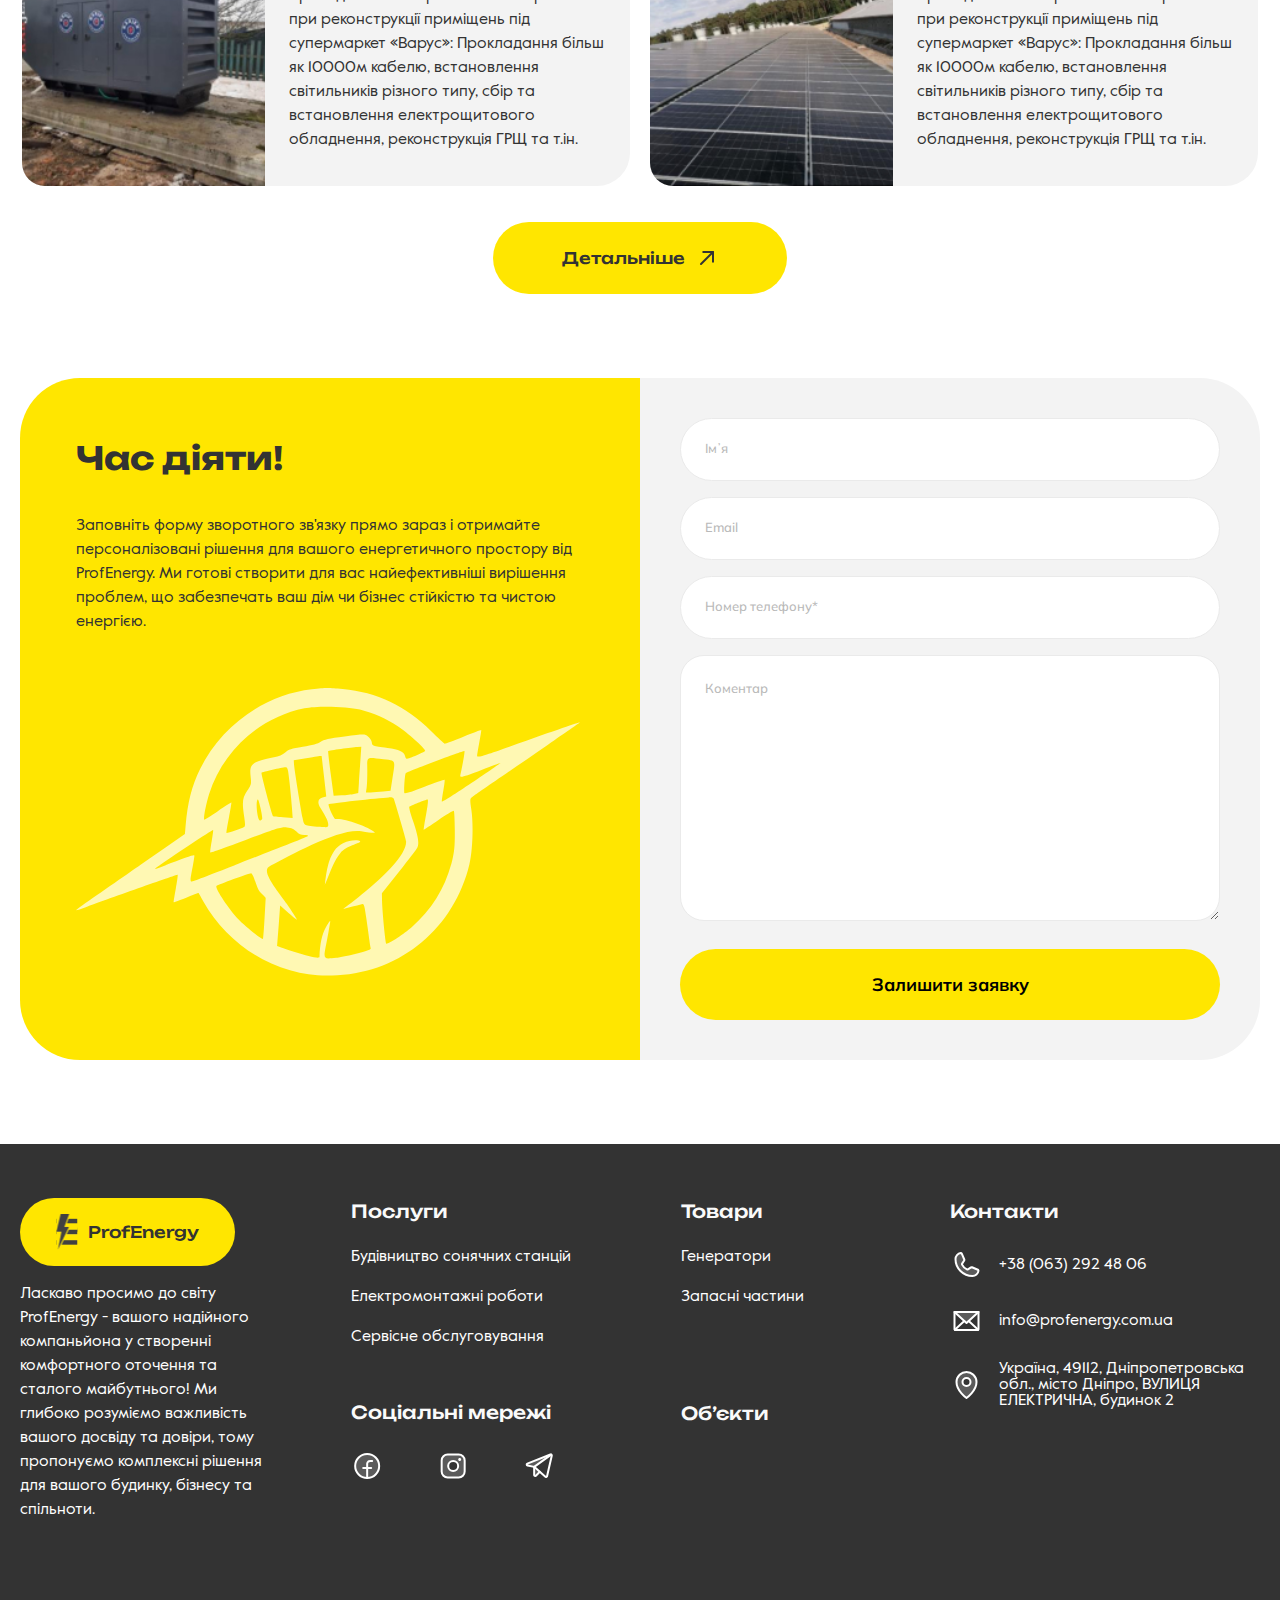
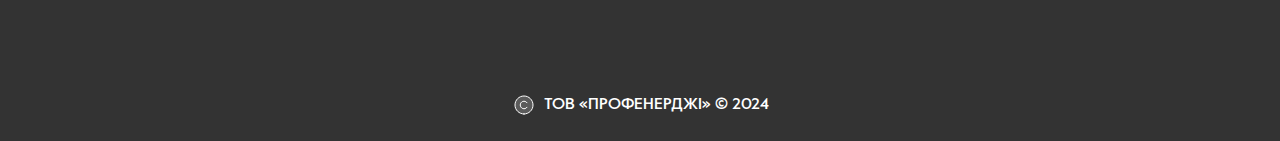
<file: page-serv-build.html>
<!DOCTYPE html>
<html lang="uk">
  <head>
    <meta charset="UTF-8" />
    <meta name="viewport" content="width=device-width, initial-scale=1.0" />
    <title>ProfEnergy</title>
    <link rel="stylesheet" href="./fonts/stylesheet.css" />
    <link rel="stylesheet" href="./css/reset.css" />
    <link rel="stylesheet" href="./css/style.css" />
    <link rel="stylesheet" href="./css/style-page.css" />
    <link
      rel="stylesheet"
      href="https://cdn.jsdelivr.net/npm/swiper@10/swiper-bundle.min.css"
    />
  </head>
  <body>
    <header class="header section">
      <div class="container-h">
          <div class="header-container row">
            <div class="header-logo logo"><a href="/"><img src="/img/logo.svg" alt="logo"></a></div>
            <nav class="header-menu">
              <ul class="header-menu-list row">
                <li><a href="/">Главная</a></li>
                <li><a href="#">Продукти</a></li>
                <li><a href="/page-serv-build.html">Послуги</a></li>
                <li><a href="/page-about.html">Про нас</a></li>              
                <li><a href="/page-obj.html">Об'єкти</a></li>
                <li><a href="/page-blog.html">Блог</a></li>
                <li><a href="#">Відгуки</a></li>
              </ul>
            </nav>
            <div class="header-bottom-leng row">          
              <select class="select" name="language" aria-label="select">
                <option value="UA" disabled selected>UA</option>
                <!-- <option value="UA">UA</option> -->
                <option value="RU">RU</option>
                <option value="EN">EN</option>
              </select>
              <img class="btn-leng" src="img/icon/leng_icon.svg" alt="leng" />
            </div>
            <div class="menu-button row">            
              <button class="menu-btn-1 btn popup-open" type="button">
                Залишити заявку
              </button>
              <button class="menu-btn-2 btn popup-open" type="button">
                Контакти
              </button>
            </div>
            <div class="header-burger">
              <!-- <img src="./img/icon/burger.svg" alt="меню" /> -->
            </div>
          </div>       
      </div>
    </header>
<main>
  <div class="container-h">
    <section class="hero section">
      <div class="hero-container">       
        <h1 class="hero-title">
          Будівництво сонячних станцій
        </h1>
        <h3 class="hero-subtitle">
          Повний цикл робіт - від green field до передачі замовнику ключів
        </h3>
        <ul class="hero-list hero-list-page">
          <li class="hero-item">
            <img
              class="hero-item-icon"
              src="./img/icon/ShieldCheck.svg"
              alt="icon"
            />
            Гарантія на всі роботи, якісне післягарантійне обслуговування
          </li>
          <li class="hero-item">
            <img class="hero-item-icon" src="./img/icon/CalendarCheck.svg" alt="icon" />
            Роботи виконуться в чіткі строки та бюджет
          </li>
          <li class="hero-item">
            <img
              class="hero-item-icon"
              src="./img/icon/Student.svg"
              alt="icon"
            />
            Команда сертифікованих експертів
          </li>
          <li class="hero-item">
            <img
              class="hero-item-icon"
              src="./img/icon/ClipboardText.svg"
              alt="icon"
            />
            Звітність на кожному етапі
          </li>
        </ul>
        <div class="hero-form">
          <a href="#" class="hero-btn btn sl-hidden">Детальніше <img class="btn-icon" src="./img/icon/ArrowLineUpRight.svg" alt="icon"></a> 
        </div>
      </div>
    </section>
  </div>

  <div class="container"> 

    <section class="p-serv-duild-2s services-s section">
      <h2 class="p-serv-build-title">ProfEnergy - </h2>
      <p class="p-serv-build-text text-item">це компанія, яка пропонує повний спектр послуг з будівництва сонячних електростанцій. Ми надаємо консультації, проектування, встановлення та обслуговування сонячних електростанцій. Наша мета - забезпечити нашим клієнтам найкращі рішення для використання відновлюваної енергії.</p>
      <ul class="services-s-list section-list">
        <li class="services-s-item section-item">
          <div class="services-s-item-img-wrap">
            <img
              class="services-s-item-img"
              src="./img/serv1.jpg"
              alt="photo"
            />
            <div class="services-s-item-title-wrap"> 
              <h3 class="services-s-item-title title-item">
                Будівництво сонячних станцій
              </h3>             
            </div>
          </div>
          <div class="services-s-row">                      
              <p class="services-s-item-text text-item">
                Процес будівництва сонячних станцій від ProfEnergy - це майстерня інновацій та сталої енергії. Наша команда експертів забезпечить повний цикл створення сонячної станції - від розробки та планування до встановлення та введення в експлуатацію.
              </p>                     
          </div>
        </li>
        <li class="services-s-item section-item">
          <div class="services-s-item-img-wrap">
            <img
              class="services-s-item-img"
              src="./img/serv2.jpg"
              alt="photo"
            />
            <div class="services-s-item-title-wrap"> 
              <h3 class="services-s-item-title title-item">
                Електромонтажні роботи
              </h3>             
            </div>
          </div>
          <div class="services-s-row">                      
              <p class="services-s-item-text text-item">
                Професійні електромонтажні роботи від ProfEnergy - це гарантія надійності та безпеки для вашого об'єкта. Наша висококваліфікована команда фахівців виконає усі необхідні електротехнічні роботи з високим рівнем професіоналізму та уважності до деталей.
              </p>                     
          </div>
        </li>
        <li class="services-s-item section-item">
          <div class="services-s-item-img-wrap">
            <img
              class="services-s-item-img"
              src="./img/serv3.jpg"
              alt="photo"
            />
            <div class="services-s-item-title-wrap"> 
              <h3 class="services-s-item-title title-item">
                Сервісне обслуговування
              </h3>              
            </div>
          </div>
          <div class="services-s-row">                      
              <p class="services-s-item-text text-item">
                Сервісне обслуговування від ProfEnergy - це ваш партнер у забезпеченні безперервної роботи енергетичних систем. Ми пропонуємо комплексний підхід до технічного обслуговування, гарантуючи ефективність та тривалу службу вашого обладнання.
              </p>                     
          </div>
        </li>           
      </ul>
    </section>

    <section class="p-serv-duild-3s section">
      <h2 class="p-serv-build-3s-title section-title">
        Використання сонячної енергії має багато переваг, які роблять її вибором номер один для багатьох людей та організацій по всьому світу.
      </h2>
      <div class="p-serv-build-3s-wrap unicity-s-container row">       
       <div class="p-serv-build-3s-desc">       
        <ul class="p-serv-build-3s-list hidden-3s">
          <li class=" unicity-s-discr-item row">
            <img class="p-serv-img-none" src="./img/icon/CheckCircle2.svg" alt="icon">
            <div class="p-serv-build-3s-list-wrap-2s">
              <div class="p-serv-build-3s-list-img2-wrap row">
                <img class="p-serv-img-deck" src="./img/icon/CheckCircle2.svg" alt="icon">
                <h4 class="unicity-s-discr-item-title title-item-h4">
                  Комплексні рішення
                </h4>
              </div>
              <p class="text-item">ProfEnergy не просто компанія, а повноцінний партнер у сфері сталої та альтернативної енергіїенергії. Наша унікальність полягає в тому, що ми пропонуємо комплексні рішення - від встановлення сонячних панелей та електромонтажних робіт до послуг з обслуговування. </p>
            </div>
          </li>
          <li class=" unicity-s-discr-item row">
            <img class="p-serv-img-none" src="./img/icon/CheckCircle2.svg" alt="icon">
            <div class="p-serv-build-3s-list-wrap-2s">
              <div class="p-serv-build-3s-list-img2-wrap row">
                <img class="p-serv-img-deck" src="./img/icon/CheckCircle2.svg" alt="icon">
                <h4 class="unicity-s-discr-item-title title-item-h4">
                  Комплексні рішення
                </h4>
              </div>
              <p class="text-item">ProfEnergy не просто компанія, а повноцінний партнер у сфері сталої та альтернативної енергіїенергії. Наша унікальність полягає в тому, що ми пропонуємо комплексні рішення - від встановлення сонячних панелей та електромонтажних робіт до послуг з обслуговування. </p>
            </div>
          </li>
          <li class=" unicity-s-discr-item row">
            <img class="p-serv-img-none" src="./img/icon/CheckCircle2.svg" alt="icon">
            <div class="p-serv-build-3s-list-wrap-2s">
              <div class="p-serv-build-3s-list-img2-wrap row">
                <img class="p-serv-img-deck" src="./img/icon/CheckCircle2.svg" alt="icon">
                <h4 class="unicity-s-discr-item-title title-item-h4">
                  Комплексні рішення
                </h4>
              </div>
              <p class="text-item">ProfEnergy не просто компанія, а повноцінний партнер у сфері сталої та альтернативної енергіїенергії. Наша унікальність полягає в тому, що ми пропонуємо комплексні рішення - від встановлення сонячних панелей та електромонтажних робіт до послуг з обслуговування. </p>
            </div>
          </li>
          <li class=" unicity-s-discr-item row">
            <img class="p-serv-img-none" src="./img/icon/CheckCircle2.svg" alt="icon">
            <div class="p-serv-build-3s-list-wrap-2s">
              <div class="p-serv-build-3s-list-img2-wrap row">
                <img class="p-serv-img-deck" src="./img/icon/CheckCircle2.svg" alt="icon">
                <h4 class="unicity-s-discr-item-title title-item-h4">
                  Комплексні рішення
                </h4>
              </div>
              <p class="text-item">ProfEnergy не просто компанія, а повноцінний партнер у сфері сталої та альтернативної енергіїенергії. Наша унікальність полягає в тому, що ми пропонуємо комплексні рішення - від встановлення сонячних панелей та електромонтажних робіт до послуг з обслуговування. </p>
            </div>
          </li>
                  
        </ul>                 
       </div>
       <div class="p-serv-build-3s-desc  swiper swiper-serv-p">       
        <div class="p-serv-build-3s-list swiper-wrapper">
          <div class=" unicity-s-discr-item row swiper-slide">
            <img class="p-serv-img-none" src="./img/icon/CheckCircle2.svg" alt="icon">
            <div class="p-serv-build-3s-list-wrap-2s">
              <div class="p-serv-build-3s-list-img2-wrap row">
                <img class="p-serv-img-deck" src="./img/icon/CheckCircle2.svg" alt="icon">
                <h4 class="unicity-s-discr-item-title title-item-h4">
                  Комплексні рішення
                </h4>
              </div>
              <p class="text-item">ProfEnergy не просто компанія, а повноцінний партнер у сфері сталої та альтернативної енергіїенергії. Наша унікальність полягає в тому, що ми пропонуємо комплексні рішення - від встановлення сонячних панелей та електромонтажних робіт до послуг з обслуговування. </p>
            </div>
          </div>
          <div class=" unicity-s-discr-item row swiper-slide">
            <img class="p-serv-img-none" src="./img/icon/CheckCircle2.svg" alt="icon">
            <div class="p-serv-build-3s-list-wrap-2s">
              <div class="p-serv-build-3s-list-img2-wrap row">
                <img class="p-serv-img-deck" src="./img/icon/CheckCircle2.svg" alt="icon">
                <h4 class="unicity-s-discr-item-title title-item-h4">
                  Комплексні рішення
                </h4>
              </div>
              <p class="text-item">ProfEnergy не просто компанія, а повноцінний партнер у сфері сталої та альтернативної енергіїенергії. Наша унікальність полягає в тому, що ми пропонуємо комплексні рішення - від встановлення сонячних панелей та електромонтажних робіт до послуг з обслуговування. </p>
            </div>
          </div>
          <div class=" unicity-s-discr-item row swiper-slide">
            <img class="p-serv-img-none" src="./img/icon/CheckCircle2.svg" alt="icon">
            <div class="p-serv-build-3s-list-wrap-2s">
              <div class="p-serv-build-3s-list-img2-wrap row">
                <img class="p-serv-img-deck" src="./img/icon/CheckCircle2.svg" alt="icon">
                <h4 class="unicity-s-discr-item-title title-item-h4">
                  Комплексні рішення
                </h4>
              </div>
              <p class="text-item">ProfEnergy не просто компанія, а повноцінний партнер у сфері сталої та альтернативної енергіїенергії. Наша унікальність полягає в тому, що ми пропонуємо комплексні рішення - від встановлення сонячних панелей та електромонтажних робіт до послуг з обслуговування. </p>
            </div>
          </div>
          <div class=" unicity-s-discr-item row swiper-slide">
            <img class="p-serv-img-none" src="./img/icon/CheckCircle2.svg" alt="icon">
            <div class="p-serv-build-3s-list-wrap-2s">
              <div class="p-serv-build-3s-list-img2-wrap row">
                <img class="p-serv-img-deck" src="./img/icon/CheckCircle2.svg" alt="icon">
                <h4 class="unicity-s-discr-item-title title-item-h4">
                  Комплексні рішення
                </h4>
              </div>
              <p class="text-item">ProfEnergy не просто компанія, а повноцінний партнер у сфері сталої та альтернативної енергіїенергії. Наша унікальність полягає в тому, що ми пропонуємо комплексні рішення - від встановлення сонячних панелей та електромонтажних робіт до послуг з обслуговування. </p>
            </div>
          </div>                  
        </div>
        <div class="swiper-pagination-serv-p"></div>                  
       </div>
      <div class="p-serv-build-3s-img-wrap"> <img class="p-serv-build-3s-img unicity-s-img" src="./img/p-serv-build-3s.png" alt="photo"></div>
      </div> 
    </section>    

    <section class="p-about-achievement section">
      <h2 class="p-about-achievement-title section-title">
        Досягнення та проєкти
      </h2>
      <div class="p-about-achievement-container ach-hidden about-s-container"> 
        <ul class="p-about-achievement-list section-list">
          <li class="p-about-achievement-item section-item">
            <div class="p-about-achievement-item-img-wrap">
              <img
                class="p-about-achievement-item-img"
                src="./img/achiev1.jpg"
                alt="photo"
              />              
            </div>
            <div class="p-about-achievement-wrap">              
              <h3 class="p-about-achievement-item-title">
                Супермаркет «Варус» м. Одесса ТОВ «Промальянсбуд»
              </h3>                          
              <p class="p-about-team-item-text text-item">
                  Проведення електромонтажних робіт при реконструкції приміщень під супермаркет «Варус»: Прокладання більш як 10000м кабелю, встановлення світильників різного типу, сбір та встановлення електрощитового обладнення, реконструкція ГРЩ та т.ін.
              </p>                         
            </div>
          </li> 
          <li class="p-about-achievement-item section-item">
            <div class="p-about-achievement-item-img-wrap">
              <img
                class="p-about-achievement-item-img"
                src="./img/achiev2.jpg"
                alt="photo"
              />              
            </div>
            <div class="p-about-achievement-wrap">              
              <h3 class="p-about-achievement-item-title">
                Супермаркет «Варус» м. Одесса ТОВ «Промальянсбуд»
              </h3>                          
              <p class="p-about-team-item-text text-item">
                  Проведення електромонтажних робіт при реконструкції приміщень під супермаркет «Варус»: Прокладання більш як 10000м кабелю, встановлення світильників різного типу, сбір та встановлення електрощитового обладнення, реконструкція ГРЩ та т.ін.
              </p>                         
            </div>
          </li> 
          <li class="p-about-achievement-item section-item">
            <div class="p-about-achievement-item-img-wrap">
              <img
                class="p-about-achievement-item-img"
                src="./img/achiev3.jpg"
                alt="photo"
              />              
            </div>
            <div class="p-about-achievement-wrap">              
              <h3 class="p-about-achievement-item-title">
                Супермаркет «Варус» м. Одесса ТОВ «Промальянсбуд»
              </h3>                          
              <p class="p-about-team-item-text text-item">
                  Проведення електромонтажних робіт при реконструкції приміщень під супермаркет «Варус»: Прокладання більш як 10000м кабелю, встановлення світильників різного типу, сбір та встановлення електрощитового обладнення, реконструкція ГРЩ та т.ін.
              </p>                         
            </div>
          </li> 
          <li class="p-about-achievement-item section-item">
            <div class="p-about-achievement-item-img-wrap">
              <img
                class="p-about-achievement-item-img"
                src="./img/achiev4.jpg"
                alt="photo"
              />              
            </div>
            <div class="p-about-achievement-wrap">              
              <h3 class="p-about-achievement-item-title">
                Супермаркет «Варус» м. Одесса ТОВ «Промальянсбуд»
              </h3>                          
              <p class="p-about-team-item-text text-item">
                  Проведення електромонтажних робіт при реконструкції приміщень під супермаркет «Варус»: Прокладання більш як 10000м кабелю, встановлення світильників різного типу, сбір та встановлення електрощитового обладнення, реконструкція ГРЩ та т.ін.
              </p>                         
            </div>
          </li> 
        
                   
        </ul>       
      </div>

      <div class="p-about-achievement-container about-s-container swiper-serv-p-ach swiper"> 
        <div class="p-about-achievement-list swiper-wrapper">
          <div class="p-about-achievement-item section-item swiper-slide">
            <div class="p-about-achievement-item-img-wrap">
              <img
                class="p-about-achievement-item-img"
                src="./img/achiev1.jpg"
                alt="photo"
              />              
            </div>
            <div class="p-about-achievement-wrap">              
              <h3 class="p-about-achievement-item-title">
                Супермаркет «Варус» м. Одесса ТОВ «Промальянсбуд»
              </h3>                          
              <p class="p-about-team-item-text text-item">
                  Проведення електромонтажних робіт при реконструкції приміщень під супермаркет «Варус»: Прокладання більш як 10000м кабелю, встановлення світильників різного типу, сбір та встановлення електрощитового обладнення, реконструкція ГРЩ та т.ін.
              </p>                         
            </div>
          </div> 
          <div class="p-about-achievement-item section-item swiper-slide">
            <div class="p-about-achievement-item-img-wrap">
              <img
                class="p-about-achievement-item-img"
                src="./img/achiev2.jpg"
                alt="photo"
              />              
            </div>
            <div class="p-about-achievement-wrap">              
              <h3 class="p-about-achievement-item-title">
                Супермаркет «Варус» м. Одесса ТОВ «Промальянсбуд»
              </h3>                          
              <p class="p-about-team-item-text text-item">
                  Проведення електромонтажних робіт при реконструкції приміщень під супермаркет «Варус»: Прокладання більш як 10000м кабелю, встановлення світильників різного типу, сбір та встановлення електрощитового обладнення, реконструкція ГРЩ та т.ін.
              </p>                         
            </div>
          </div> 
          <div class="p-about-achievement-item section-item swiper-slide">
            <div class="p-about-achievement-item-img-wrap">
              <img
                class="p-about-achievement-item-img"
                src="./img/achiev3.jpg"
                alt="photo"
              />              
            </div>
            <div class="p-about-achievement-wrap">              
              <h3 class="p-about-achievement-item-title">
                Супермаркет «Варус» м. Одесса ТОВ «Промальянсбуд»
              </h3>                          
              <p class="p-about-team-item-text text-item">
                  Проведення електромонтажних робіт при реконструкції приміщень під супермаркет «Варус»: Прокладання більш як 10000м кабелю, встановлення світильників різного типу, сбір та встановлення електрощитового обладнення, реконструкція ГРЩ та т.ін.
              </p>                         
            </div>
          </div> 
          <div class="p-about-achievement-item section-item swiper-slide">
            <div class="p-about-achievement-item-img-wrap">
              <img
                class="p-about-achievement-item-img"
                src="./img/achiev4.jpg"
                alt="photo"
              />              
            </div>
            <div class="p-about-achievement-wrap">              
              <h3 class="p-about-achievement-item-title">
                Супермаркет «Варус» м. Одесса ТОВ «Промальянсбуд»
              </h3>                          
              <p class="p-about-team-item-text text-item">
                  Проведення електромонтажних робіт при реконструкції приміщень під супермаркет «Варус»: Прокладання більш як 10000м кабелю, встановлення світильників різного типу, сбір та встановлення електрощитового обладнення, реконструкція ГРЩ та т.ін.
              </p>                         
            </div>
          </div>                   
        </div> 
        <div class="swiper-pagination-serv-p-ach"></div>        
      </div>

      <a href="#" class="about-s-btn p-about-achievement-btn btn">Детальніше <img class="btn-icon" src="./img/icon/ArrowLineUpRight.svg" alt="icon"></a>     
    </section>

    <section class="p-serv-build-form form-s section">
      <div class="form-s-container row">       
        <div class="form-s-desc">
          <h2 class="form-s-title section-title">
            Час діяти!
          </h2>
          <p class="form-s-item-text text-item">Заповніть форму зворотного зв'язку прямо зараз і отримайте персоналізовані рішення для вашого енергетичного простору від ProfEnergy. Ми готові створити для вас найефективніші вирішення проблем, що забезпечать ваш дім чи бізнес стійкістю та чистою енергією.</p>
          <img class="form-s-img" src="./img/watt-gray-transparent.svg" alt="photo">              
        </div>
        <div class="form-s-form">
        <form action="">
          <input type="text" placeholder="Імʼя" />
          <input type="email" placeholder="Email" />
          <input type="tel" placeholder="Номер телефону*" />
          <textarea name="" id="" cols="30" rows="10" placeholder="Коментар"></textarea>                       
            <button class="hero-btn-blue" type="submit">
              Залишити заявку
            </button>
        </form>                       
        </div>
      </div> 
    </section>
   
  </div>  
</main>

<footer class="footer">
  <div class="footer-row container row">
   <div class="footer-item footer-item1">
    <a href="#" class="footer-logo btn"><img src="./img/logo_foot.svg" alt="icon">ProfEnergy</a>
    <p class="footer-text text-item ">Ласкаво просимо до світу ProfEnergy - вашого надійного компаньйона у створенні комфортного оточення та сталого майбутнього! Ми глибоко розуміємо важливість вашого досвіду та довіри, тому пропонуємо комплексні рішення для вашого будинку, бізнесу та спільноти.</p>
   </div>
   <div class="footer-item footer-item2">
      <h4 class="footer-title title-item-h4">Послуги</h4>
      <ul class="footer-list">
        <li>Будівництво сонячних станцій</li>
        <li>Електромонтажні роботи</li>
         <li>Сервісне обслуговування</li>
      </ul>
      <h4 class="footer-title title-item-h4">Соціальні мережі</h4>
      <ul class="footer-soс row">
        <li><a href="#"><img src="./img/icon/FacebookLogo.svg" alt="icon"></a></li>
        <li><a href="#"><img src="./img/icon/InstagramLogo.svg" alt="icon"></a></li>
        <li><a href="#"><img src="./img/icon/TelegramLogo.svg" alt="icon"></a></li>
      </ul>     
    </div>
    <div class="footer-item footer-item3">
      <h4 class="footer-title title-item-h4">Товари</h4>
      <ul class="footer-list">
        <li>Генератори</li>
        <li>Запасні частини</li>  
      </ul>
      <h4 class="footer-title footer-title-a title-item-h4"><a href="#">Обʼєкти</a></h4>     
    </div>
    <div class="footer-item footer-item4">
      <h4 class="footer-title title-item-h4">Контакти</h4>
      <ul class="footer-list-cont footer-list">
        <li><a href="#"><img src="./img/icon/Phone.svg" alt="icon">+38 (063) 292 48 06</a></li>
        <li><a href="#"><img src="./img/icon/Envelope.svg" alt="icon">info@profenergy.com.ua</a></li>
         <li><a href="https://maps.app.goo.gl/vb2EwiMuiRdBmJtP9"><img src="./img/icon/MapPin.svg" alt="icon">Україна, 49112, Днiпропетровська обл.,
          мiсто Днiпро, ВУЛИЦЯ ЕЛЕКТРИЧНА, будинок 2</a></li>
      </ul>
      <div class="footer-contacts-map">
        <iframe src="https://www.google.com/maps/embed?pb=!1m18!1m12!1m3!1d2648.6723743048574!2d35.12138847694608!3d48.40523457127437!2m3!1f0!2f0!3f0!3m2!1i1024!2i768!4f13.1!3m3!1m2!1s0x40dbfc6a93e9c3a9%3A0x879bb43fa868c309!2z0LLRg9C70LjRhtGPINCV0LvQtdC60YLRgNC40YfQvdCwLCAyLCDQlNC90ZbQv9GA0L4sINCU0L3RltC_0YDQvtC_0LXRgtGA0L7QstGB0YzQutCwINC-0LHQu9Cw0YHRgtGMLCA0OTAwMA!5e0!3m2!1sru!2sua!4v1706706656851!5m2!1sru!2sua" width="100%" height="240px" style="border:0;" allowfullscreen="" loading="lazy" referrerpolicy="no-referrer-when-downgrade"></iframe>
    </div>
    
    </div>
  </div>
  <div class="copy row"><img src="./img/icon/Copyright.svg" alt="">ТОВ «ПРОФЕНЕРДЖІ» © 2024</div>

</footer>

    <script src="https://cdn.jsdelivr.net/npm/swiper@10/swiper-bundle.min.js"></script>
      <script type="module" src="./js/swiper.js"></script>
    <script type="module" src="./js/script.js"></script>
  </body>
</html>
</file>
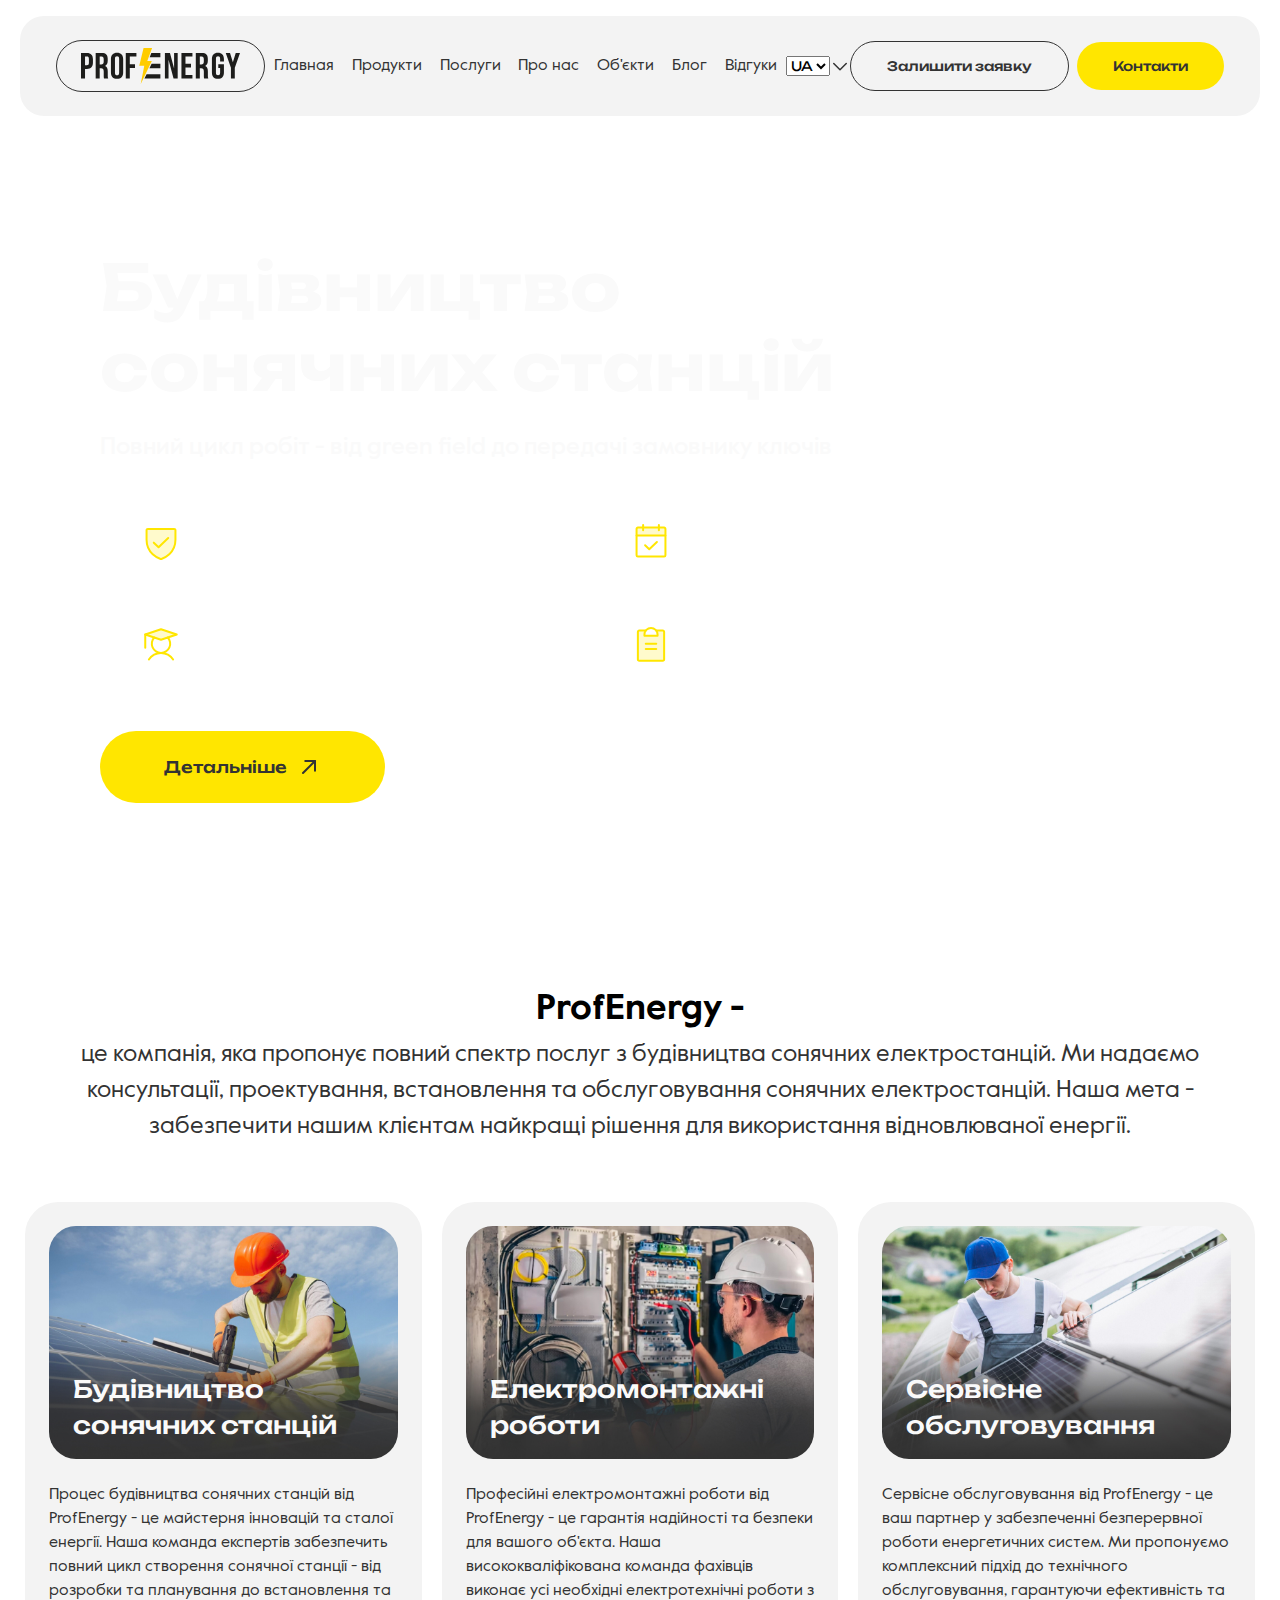
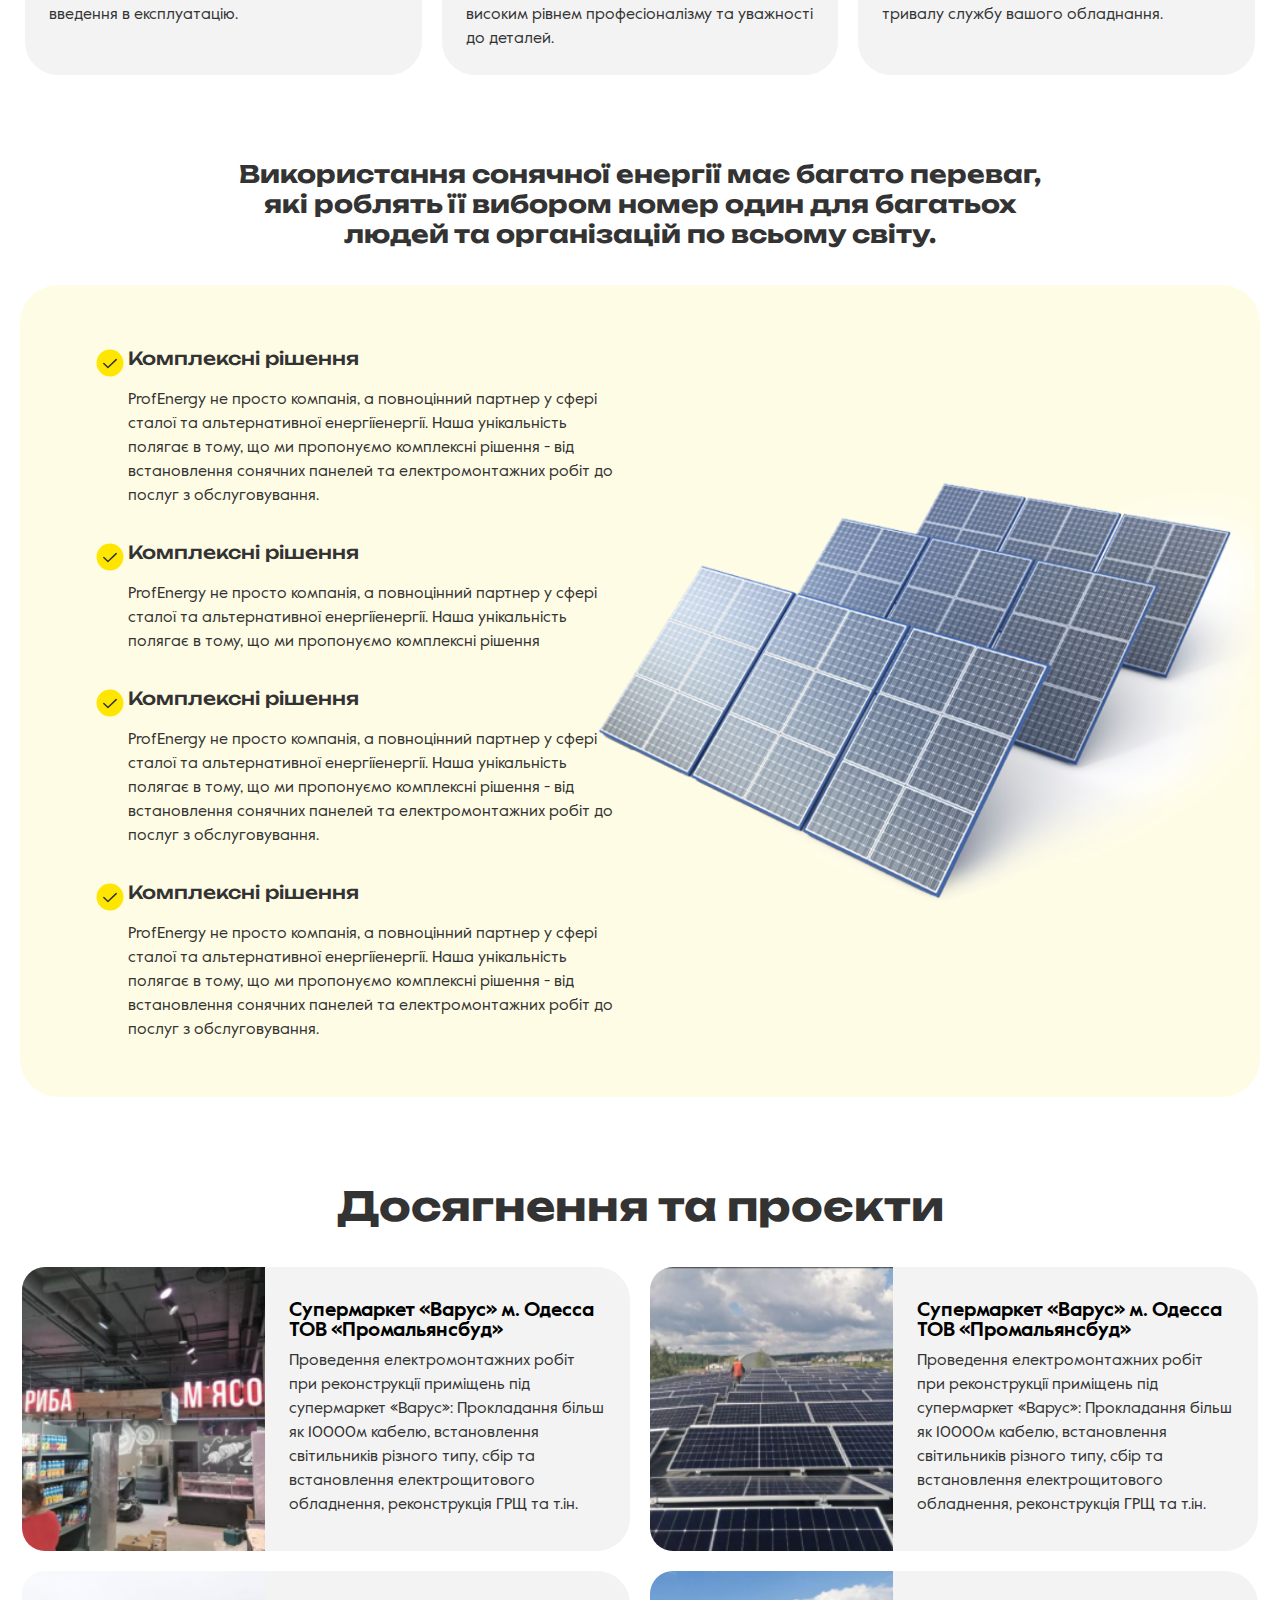
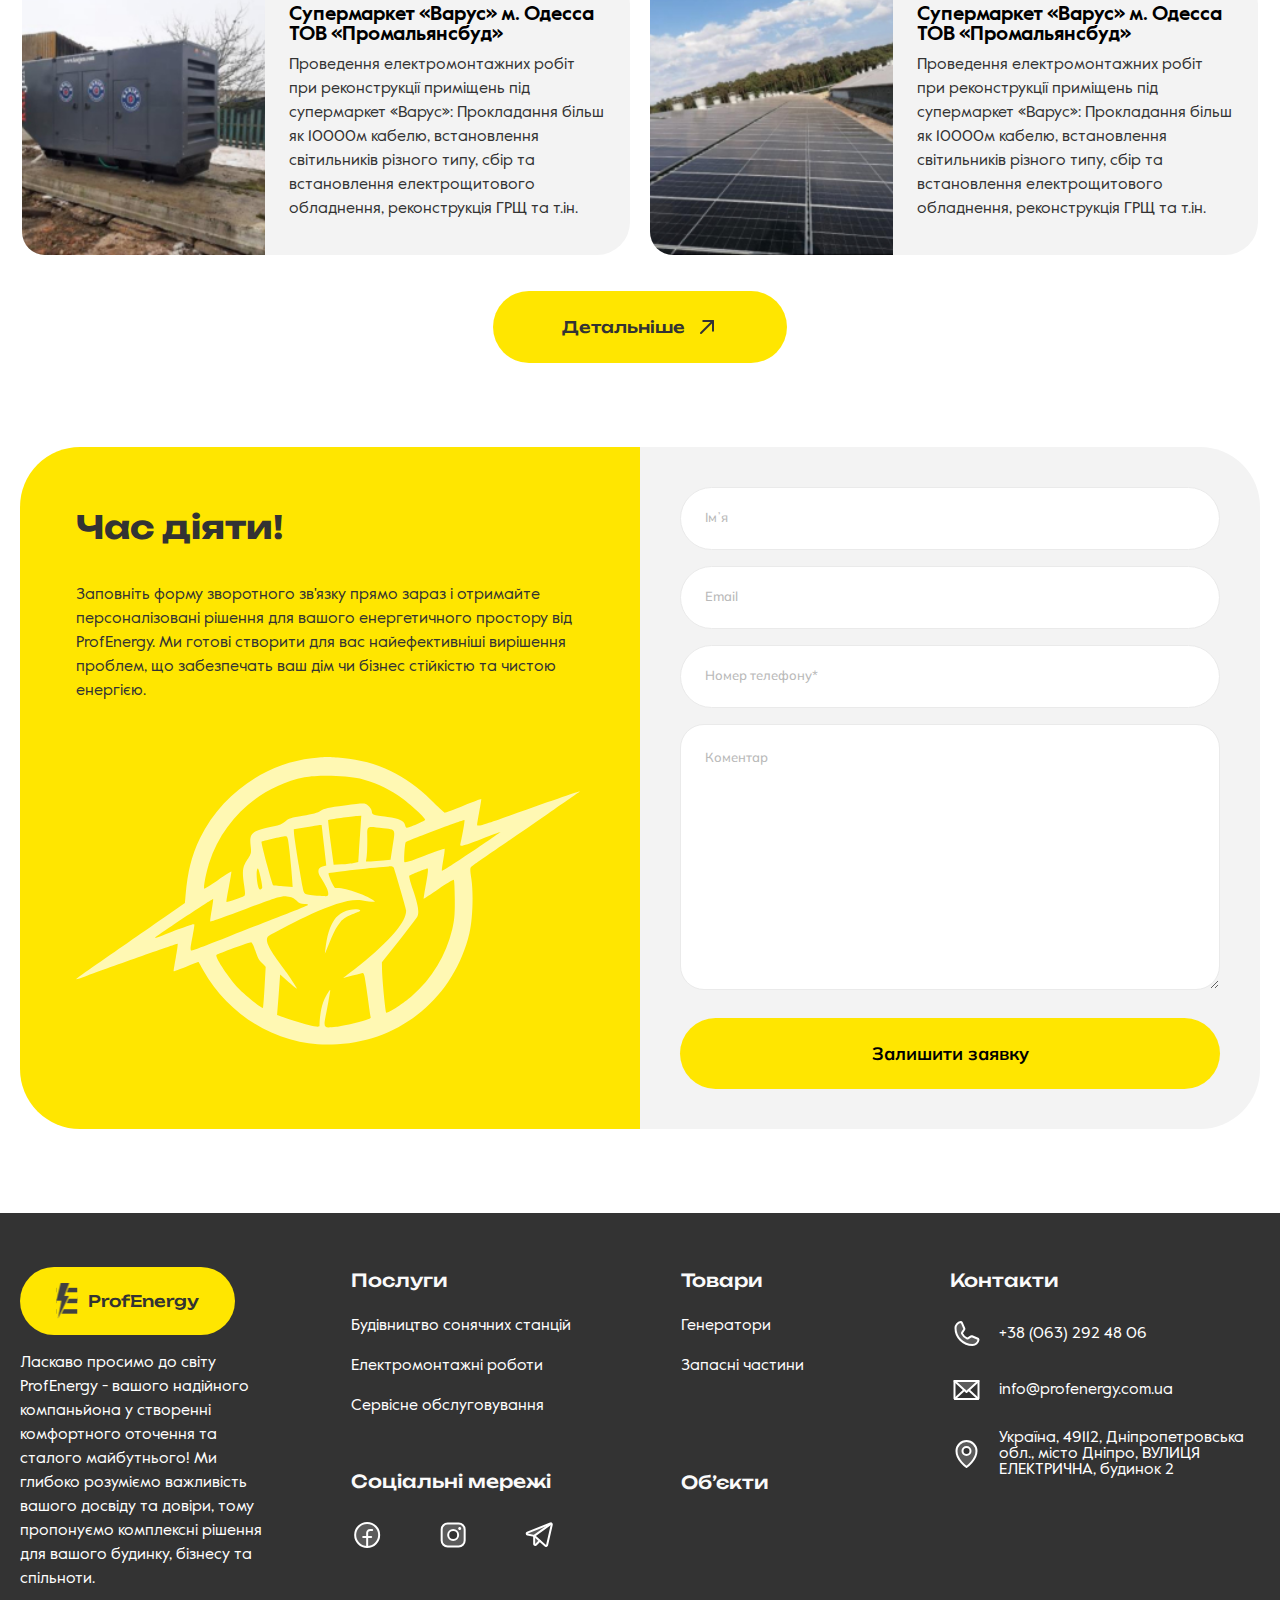
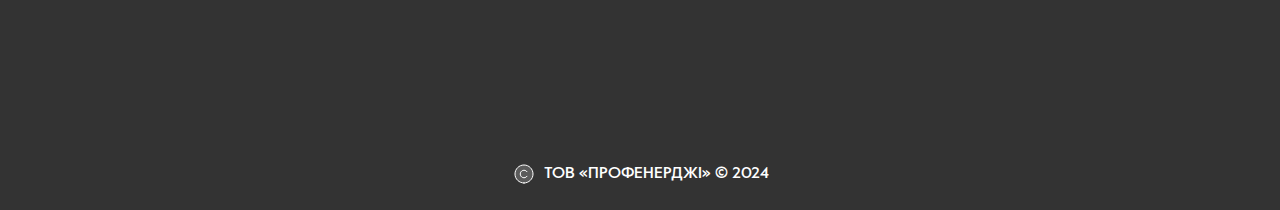
<file: page-serv-elekt.html>
<!DOCTYPE html>
<html lang="uk">
  <head>
    <meta charset="UTF-8" />
    <meta name="viewport" content="width=device-width, initial-scale=1.0" />
    <title>ProfEnergy</title>
    <link rel="stylesheet" href="./fonts/stylesheet.css" />
    <link rel="stylesheet" href="./css/reset.css" />
    <link rel="stylesheet" href="./css/style.css" />
    <link rel="stylesheet" href="./css/style-page.css" />
    <link
      rel="stylesheet"
      href="https://cdn.jsdelivr.net/npm/swiper@10/swiper-bundle.min.css"
    />
  </head>
  <body>
    <header class="header section">
      <div class="container-h">
          <div class="header-container row">
            <div class="header-logo logo"><a href="/"><img src="/img/logo.svg" alt="logo"></a></div>
            <nav class="header-menu">
              <ul class="header-menu-list row">
                <li><a href="/">Главная</a></li>
                <li><a href="#">Продукти</a></li>
                <li><a href="/page-serv-build.html">Послуги</a></li>
                <li><a href="/page-about.html">Про нас</a></li>              
                <li><a href="/page-obj.html">Об'єкти</a></li>
                <li><a href="#">Блог</a></li>
                <li><a href="#">Відгуки</a></li>
              </ul>
            </nav>
            <div class="header-bottom-leng row">          
              <select class="select" name="language" aria-label="select">
                <option value="UA" disabled selected>UA</option>
                <!-- <option value="UA">UA</option> -->
                <option value="RU">RU</option>
                <option value="EN">EN</option>
              </select>
              <img class="btn-leng" src="img/icon/leng_icon.svg" alt="leng" />
            </div>
            <div class="menu-button row">            
              <button class="menu-btn-1 btn popup-open" type="button">
                Залишити заявку
              </button>
              <button class="menu-btn-2 btn popup-open" type="button">
                Контакти
              </button>
            </div>
            <div class="header-burger">
              <!-- <img src="./img/icon/burger.svg" alt="меню" /> -->
            </div>
          </div>       
      </div>
    </header>
<main>
  <div class="container-h">
    <section class="hero section">
      <div class="hero-container">       
        <h1 class="hero-title">
          Будівництво сонячних станцій
        </h1>
        <h3 class="hero-subtitle">
          Повний цикл робіт - від green field до передачі замовнику ключів
        </h3>
        <ul class="hero-list">
          <li class="hero-item">
            <img
              class="hero-item-icon"
              src="./img/icon/ShieldCheck.svg"
              alt="icon"
            />
            Гарантія на всі роботи, якісне післягарантійне обслуговування
          </li>
          <li class="hero-item">
            <img class="hero-item-icon" src="./img/icon/CalendarCheck.svg" alt="icon" />
            Роботи виконуться в чіткі строки та бюджет
          </li>
          <li class="hero-item">
            <img
              class="hero-item-icon"
              src="./img/icon/Student.svg"
              alt="icon"
            />
            Команда сертифікованих експертів
          </li>
          <li class="hero-item">
            <img
              class="hero-item-icon"
              src="./img/icon/ClipboardText.svg"
              alt="icon"
            />
            Звітність на кожному етапі
          </li>
        </ul>
        <div class="hero-form">
          <a href="#" class="hero-btn btn">Детальніше <img class="btn-icon" src="./img/icon/ArrowLineUpRight.svg" alt="icon"></a> 
        </div>
      </div>
    </section>
  </div>

  <div class="container"> 

    <section class="p-serv-duild-2s services-s section">
      <h2 class="p-serv-build-title">ProfEnergy - </h2>
      <p class="p-serv-build-text text-item">це компанія, яка пропонує повний спектр послуг з будівництва сонячних електростанцій. Ми надаємо консультації, проектування, встановлення та обслуговування сонячних електростанцій. Наша мета - забезпечити нашим клієнтам найкращі рішення для використання відновлюваної енергії.</p>
      <ul class="services-s-list section-list">
        <li class="services-s-item section-item">
          <div class="services-s-item-img-wrap">
            <img
              class="services-s-item-img"
              src="./img/serv1.jpg"
              alt="photo"
            />
            <div class="services-s-item-title-wrap"> 
              <h3 class="services-s-item-title title-item">
                Будівництво сонячних станцій
              </h3>             
            </div>
          </div>
          <div class="services-s-row">                      
              <p class="services-s-item-text text-item">
                Процес будівництва сонячних станцій від ProfEnergy - це майстерня інновацій та сталої енергії. Наша команда експертів забезпечить повний цикл створення сонячної станції - від розробки та планування до встановлення та введення в експлуатацію.
              </p>                     
          </div>
        </li>
        <li class="services-s-item section-item">
          <div class="services-s-item-img-wrap">
            <img
              class="services-s-item-img"
              src="./img/serv2.jpg"
              alt="photo"
            />
            <div class="services-s-item-title-wrap"> 
              <h3 class="services-s-item-title title-item">
                Електромонтажні роботи
              </h3>             
            </div>
          </div>
          <div class="services-s-row">                      
              <p class="services-s-item-text text-item">
                Професійні електромонтажні роботи від ProfEnergy - це гарантія надійності та безпеки для вашого об'єкта. Наша висококваліфікована команда фахівців виконає усі необхідні електротехнічні роботи з високим рівнем професіоналізму та уважності до деталей.
              </p>                     
          </div>
        </li>
        <li class="services-s-item section-item">
          <div class="services-s-item-img-wrap">
            <img
              class="services-s-item-img"
              src="./img/serv3.jpg"
              alt="photo"
            />
            <div class="services-s-item-title-wrap"> 
              <h3 class="services-s-item-title title-item">
                Сервісне обслуговування
              </h3>              
            </div>
          </div>
          <div class="services-s-row">                      
              <p class="services-s-item-text text-item">
                Сервісне обслуговування від ProfEnergy - це ваш партнер у забезпеченні безперервної роботи енергетичних систем. Ми пропонуємо комплексний підхід до технічного обслуговування, гарантуючи ефективність та тривалу службу вашого обладнання.
              </p>                     
          </div>
        </li>           
      </ul>
    </section>

    <section class="p-serv-duild-3s section">
      <h2 class="p-serv-build-3s-title section-title">
        Використання сонячної енергії має багато переваг, які роблять її вибором номер один для багатьох людей та організацій по всьому світу.
      </h2>
      <div class="p-serv-build-3s-wrap unicity-s-container row">       
       <div class="p-serv-build-3s-desc">       
        <ul class="p-serv-build-3s-list">
          <li class="unicity-s-discr-item row">
            <img src="./img/icon/CheckCircle2.svg" alt="icon">
            <div>
              <h4 class="unicity-s-discr-item-title title-item-h4">
                Комплексні рішення
              </h4>
              <p class="text-item">ProfEnergy не просто компанія, а повноцінний партнер у сфері сталої та альтернативної енергіїенергії. Наша унікальність полягає в тому, що ми пропонуємо комплексні рішення - від встановлення сонячних панелей та електромонтажних робіт до послуг з обслуговування. </p>
            </div>
          </li>
          <li class="unicity-s-discr-item row">
            <img src="./img/icon/CheckCircle2.svg" alt="icon">
            <div>
              <h4 class="unicity-s-discr-item-title title-item-h4">
                Комплексні рішення
              </h4>
              <p class="text-item">ProfEnergy не просто компанія, а повноцінний партнер у сфері сталої та альтернативної енергіїенергії. Наша унікальність полягає в тому, що ми пропонуємо комплексні рішення </p>
            </div>
          </li>
          <li class=" unicity-s-discr-item row">
            <img src="./img/icon/CheckCircle2.svg" alt="icon">
            <div>
              <h4 class="unicity-s-discr-item-title title-item-h4">
                Комплексні рішення
              </h4>
              <p class="text-item">ProfEnergy не просто компанія, а повноцінний партнер у сфері сталої та альтернативної енергіїенергії. Наша унікальність полягає в тому, що ми пропонуємо комплексні рішення - від встановлення сонячних панелей та електромонтажних робіт до послуг з обслуговування. </p>
            </div>
          </li>
          <li class="unicity-s-discr-item row">
            <img src="./img/icon/CheckCircle2.svg" alt="icon">
            <div>
              <h4 class="unicity-s-discr-item-title title-item-h4">
                Комплексні рішення
              </h4>
              <p class="text-item">ProfEnergy не просто компанія, а повноцінний партнер у сфері сталої та альтернативної енергіїенергії. Наша унікальність полягає в тому, що ми пропонуємо комплексні рішення - від встановлення сонячних панелей та електромонтажних робіт до послуг з обслуговування.</p>
            </div>
          </li>           
        </ul>                 
       </div>
      <div class="p-serv-build-3s-img-wrap"> <img class="p-serv-build-3s-img unicity-s-img" src="./img/p-serv-build-3s.png" alt="photo"></div>
      </div> 
    </section>

    

    <section class="p-about-achievement section">
      <h2 class="p-about-achievement-title section-title">
        Досягнення та проєкти
      </h2>
      <div class="p-about-achievement-container about-s-container"> 
        <ul class="p-about-achievement-list section-list">
          <li class="p-about-achievement-item section-item">
            <div class="p-about-achievement-item-img-wrap">
              <img
                class="p-about-achievement-item-img"
                src="./img/achiev1.jpg"
                alt="photo"
              />              
            </div>
            <div class="p-about-achievement-wrap">              
              <h3 class="p-about-achievement-item-title">
                Супермаркет «Варус» м. Одесса ТОВ «Промальянсбуд»
              </h3>                          
              <p class="p-about-team-item-text text-item">
                  Проведення електромонтажних робіт при реконструкції приміщень під супермаркет «Варус»: Прокладання більш як 10000м кабелю, встановлення світильників різного типу, сбір та встановлення електрощитового обладнення, реконструкція ГРЩ та т.ін.
              </p>                         
            </div>
          </li> 
          <li class="p-about-achievement-item section-item">
            <div class="p-about-achievement-item-img-wrap">
              <img
                class="p-about-achievement-item-img"
                src="./img/achiev2.jpg"
                alt="photo"
              />              
            </div>
            <div class="p-about-achievement-wrap">              
              <h3 class="p-about-achievement-item-title">
                Супермаркет «Варус» м. Одесса ТОВ «Промальянсбуд»
              </h3>                          
              <p class="p-about-team-item-text text-item">
                  Проведення електромонтажних робіт при реконструкції приміщень під супермаркет «Варус»: Прокладання більш як 10000м кабелю, встановлення світильників різного типу, сбір та встановлення електрощитового обладнення, реконструкція ГРЩ та т.ін.
              </p>                         
            </div>
          </li> 
          <li class="p-about-achievement-item section-item">
            <div class="p-about-achievement-item-img-wrap">
              <img
                class="p-about-achievement-item-img"
                src="./img/achiev3.jpg"
                alt="photo"
              />              
            </div>
            <div class="p-about-achievement-wrap">              
              <h3 class="p-about-achievement-item-title">
                Супермаркет «Варус» м. Одесса ТОВ «Промальянсбуд»
              </h3>                          
              <p class="p-about-team-item-text text-item">
                  Проведення електромонтажних робіт при реконструкції приміщень під супермаркет «Варус»: Прокладання більш як 10000м кабелю, встановлення світильників різного типу, сбір та встановлення електрощитового обладнення, реконструкція ГРЩ та т.ін.
              </p>                         
            </div>
          </li> 
          <li class="p-about-achievement-item section-item">
            <div class="p-about-achievement-item-img-wrap">
              <img
                class="p-about-achievement-item-img"
                src="./img/achiev4.jpg"
                alt="photo"
              />              
            </div>
            <div class="p-about-achievement-wrap">              
              <h3 class="p-about-achievement-item-title">
                Супермаркет «Варус» м. Одесса ТОВ «Промальянсбуд»
              </h3>                          
              <p class="p-about-team-item-text text-item">
                  Проведення електромонтажних робіт при реконструкції приміщень під супермаркет «Варус»: Прокладання більш як 10000м кабелю, встановлення світильників різного типу, сбір та встановлення електрощитового обладнення, реконструкція ГРЩ та т.ін.
              </p>                         
            </div>
          </li> 
        
                   
        </ul>       
      </div>
      <a href="#" class="about-s-btn p-about-achievement-btn btn">Детальніше <img class="btn-icon" src="./img/icon/ArrowLineUpRight.svg" alt="icon"></a>     
    </section>

    <section class="p-serv-build-form form-s section">
      <div class="form-s-container row">       
        <div class="form-s-desc">
          <h2 class="form-s-title section-title">
            Час діяти!
          </h2>
          <p class="form-s-item-text text-item">Заповніть форму зворотного зв'язку прямо зараз і отримайте персоналізовані рішення для вашого енергетичного простору від ProfEnergy. Ми готові створити для вас найефективніші вирішення проблем, що забезпечать ваш дім чи бізнес стійкістю та чистою енергією.</p>
          <img class="form-s-img" src="./img/watt-gray-transparent.svg" alt="photo">              
        </div>
        <div class="form-s-form">
        <form action="">
          <input type="text" placeholder="Імʼя" />
          <input type="email" placeholder="Email" />
          <input type="tel" placeholder="Номер телефону*" />
          <textarea name="" id="" cols="30" rows="10" placeholder="Коментар"></textarea>                       
            <button class="hero-btn-blue" type="submit">
              Залишити заявку
            </button>
        </form>                       
        </div>
      </div> 
    </section>
   
  </div>  
</main>

<footer class="footer">
  <div class="footer-row container row">
   <div class="footer-item footer-item1">
    <a href="#" class="footer-logo btn"><img src="./img/logo_foot.svg" alt="icon">ProfEnergy</a>
    <p class="footer-text text-item ">Ласкаво просимо до світу ProfEnergy - вашого надійного компаньйона у створенні комфортного оточення та сталого майбутнього! Ми глибоко розуміємо важливість вашого досвіду та довіри, тому пропонуємо комплексні рішення для вашого будинку, бізнесу та спільноти.</p>
   </div>
   <div class="footer-item footer-item2">
      <h4 class="footer-title title-item-h4">Послуги</h4>
      <ul class="footer-list">
        <li>Будівництво сонячних станцій</li>
        <li>Електромонтажні роботи</li>
         <li>Сервісне обслуговування</li>
      </ul>
      <h4 class="footer-title title-item-h4">Соціальні мережі</h4>
      <ul class="footer-soс row">
        <li><a href="#"><img src="./img/icon/FacebookLogo.svg" alt="icon"></a></li>
        <li><a href="#"><img src="./img/icon/InstagramLogo.svg" alt="icon"></a></li>
        <li><a href="#"><img src="./img/icon/TelegramLogo.svg" alt="icon"></a></li>
      </ul>     
    </div>
    <div class="footer-item footer-item3">
      <h4 class="footer-title title-item-h4">Товари</h4>
      <ul class="footer-list">
        <li>Генератори</li>
        <li>Запасні частини</li>  
      </ul>
      <h4 class="footer-title footer-title-a title-item-h4"><a href="#">Обʼєкти</a></h4>     
    </div>
    <div class="footer-item footer-item4">
      <h4 class="footer-title title-item-h4">Контакти</h4>
      <ul class="footer-list-cont footer-list">
        <li><a href="#"><img src="./img/icon/Phone.svg" alt="icon">+38 (063) 292 48 06</a></li>
        <li><a href="#"><img src="./img/icon/Envelope.svg" alt="icon">info@profenergy.com.ua</a></li>
         <li><a href="https://maps.app.goo.gl/vb2EwiMuiRdBmJtP9"><img src="./img/icon/MapPin.svg" alt="icon">Україна, 49112, Днiпропетровська обл.,
          мiсто Днiпро, ВУЛИЦЯ ЕЛЕКТРИЧНА, будинок 2</a></li>
      </ul>
      <div class="footer-contacts-map">
        <iframe src="https://www.google.com/maps/embed?pb=!1m18!1m12!1m3!1d2648.6723743048574!2d35.12138847694608!3d48.40523457127437!2m3!1f0!2f0!3f0!3m2!1i1024!2i768!4f13.1!3m3!1m2!1s0x40dbfc6a93e9c3a9%3A0x879bb43fa868c309!2z0LLRg9C70LjRhtGPINCV0LvQtdC60YLRgNC40YfQvdCwLCAyLCDQlNC90ZbQv9GA0L4sINCU0L3RltC_0YDQvtC_0LXRgtGA0L7QstGB0YzQutCwINC-0LHQu9Cw0YHRgtGMLCA0OTAwMA!5e0!3m2!1sru!2sua!4v1706706656851!5m2!1sru!2sua" width="100%" height="240px" style="border:0;" allowfullscreen="" loading="lazy" referrerpolicy="no-referrer-when-downgrade"></iframe>
    </div>
    
    </div>
  </div>
  <div class="copy row"><img src="./img/icon/Copyright.svg" alt="">ТОВ «ПРОФЕНЕРДЖІ» © 2024</div>

</footer>

    <script src="https://cdn.jsdelivr.net/npm/swiper@10/swiper-bundle.min.js"></script>
    <script type="module" src="./js/script.js"></script>
  </body>
</html>
</file>
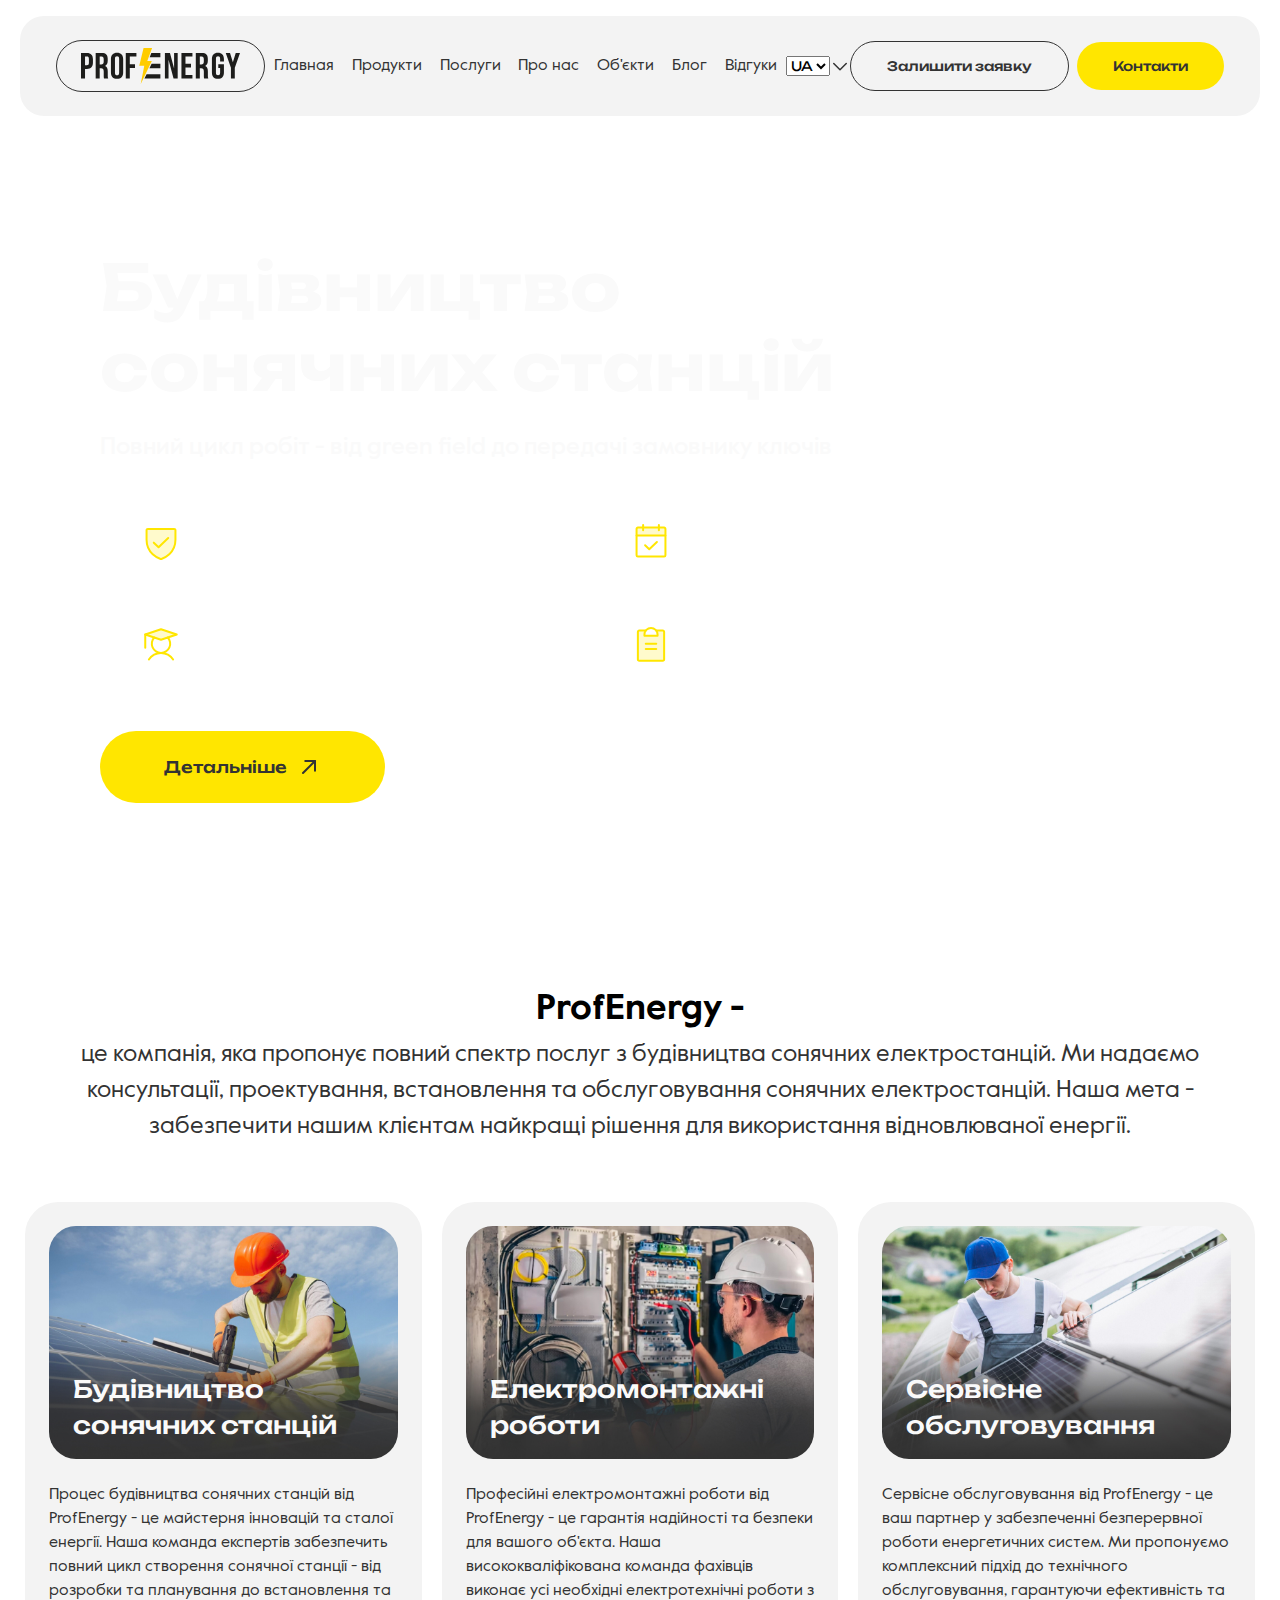
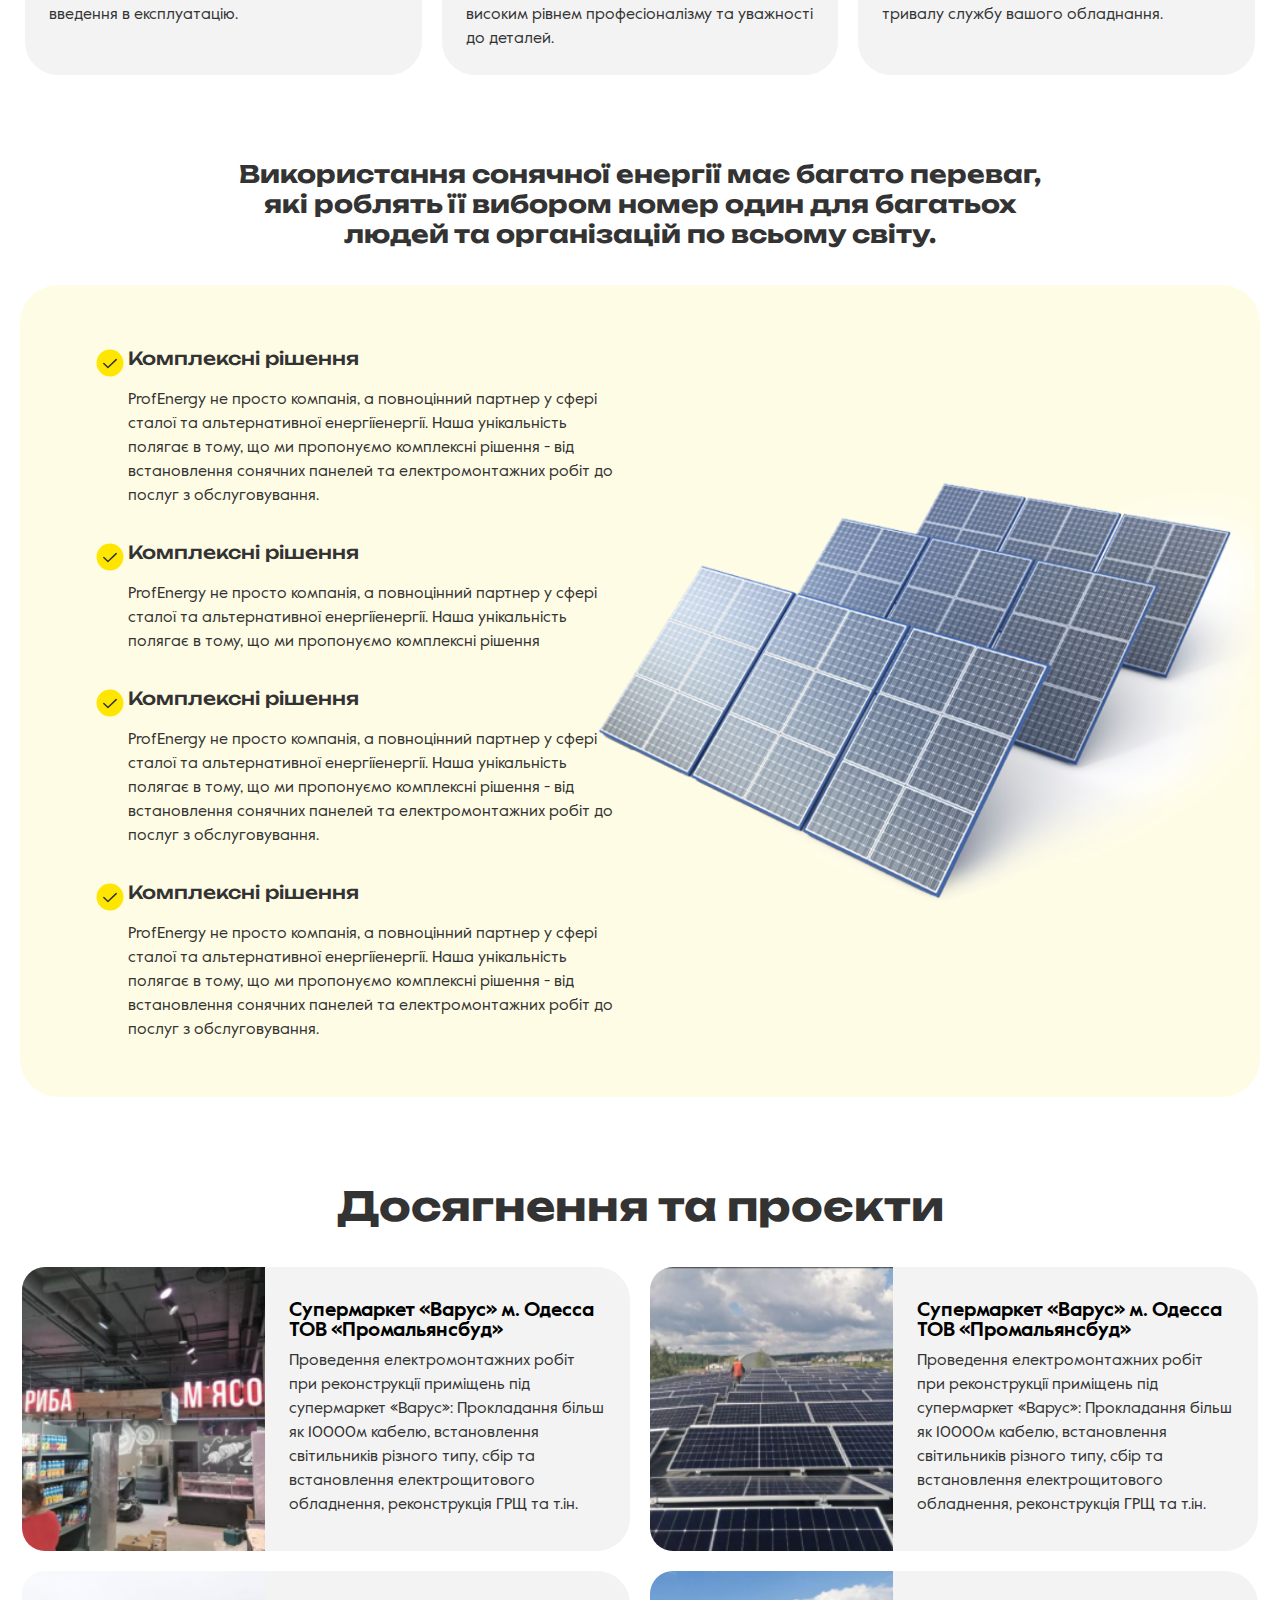
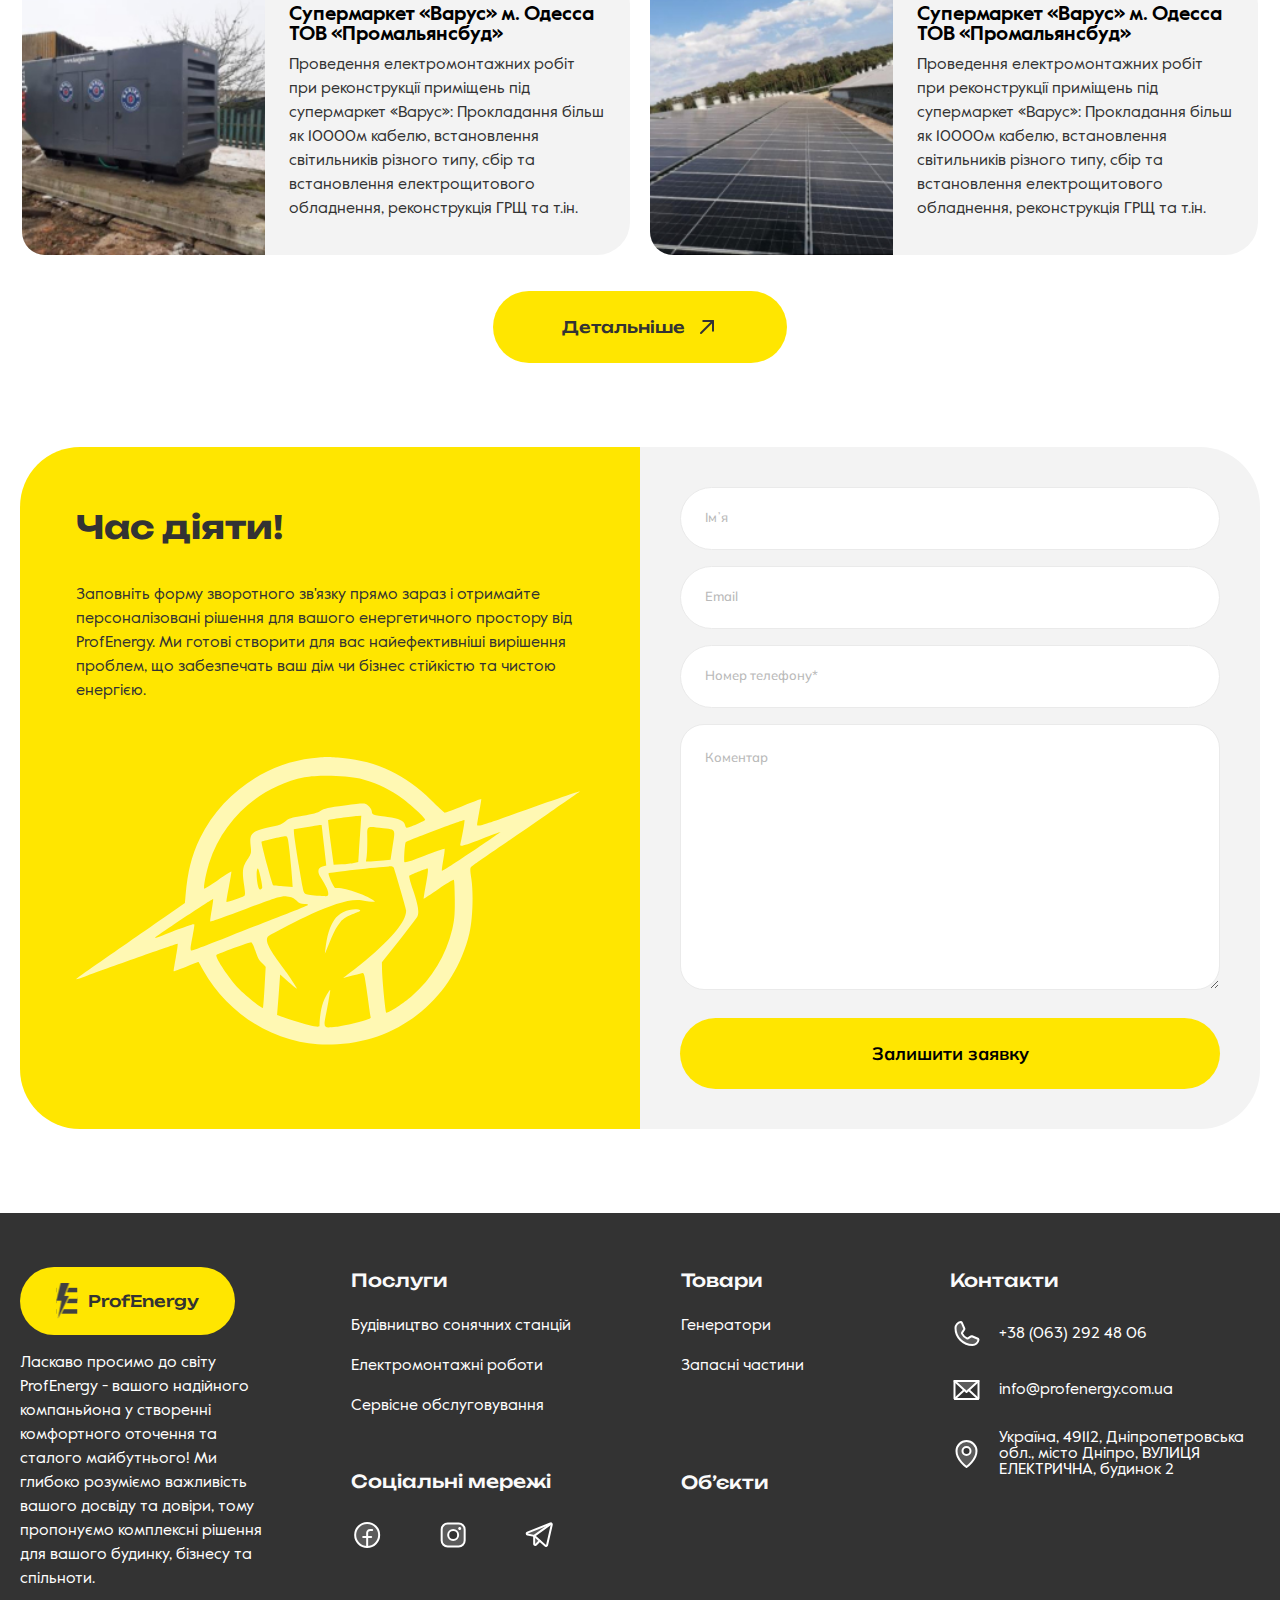
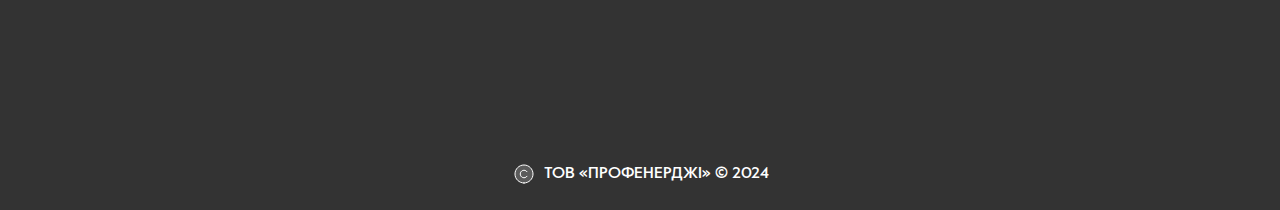
<file: page-serv-serv.html>
<!DOCTYPE html>
<html lang="uk">
  <head>
    <meta charset="UTF-8" />
    <meta name="viewport" content="width=device-width, initial-scale=1.0" />
    <title>ProfEnergy</title>
    <link rel="stylesheet" href="./fonts/stylesheet.css" />
    <link rel="stylesheet" href="./css/reset.css" />
    <link rel="stylesheet" href="./css/style.css" />
    <link rel="stylesheet" href="./css/style-page.css" />
    <link
      rel="stylesheet"
      href="https://cdn.jsdelivr.net/npm/swiper@10/swiper-bundle.min.css"
    />
  </head>
  <body>
    <header class="header section">
      <div class="container-h">
          <div class="header-container row">
            <div class="header-logo logo"><a href="/"><img src="/img/logo.svg" alt="logo"></a></div>
            <nav class="header-menu">
              <ul class="header-menu-list row">
                <li><a href="/">Главная</a></li>
                <li><a href="#">Продукти</a></li>
                <li><a href="/page-serv-build.html">Послуги</a></li>
                <li><a href="/page-about.html">Про нас</a></li>              
                <li><a href="#">Об'єкти</a></li>
                <li><a href="#">Блог</a></li>
                <li><a href="#">Відгуки</a></li>
              </ul>
            </nav>
            <div class="header-bottom-leng row">          
              <select class="select" name="language" aria-label="select">
                <option value="UA" disabled selected>UA</option>
                <!-- <option value="UA">UA</option> -->
                <option value="RU">RU</option>
                <option value="EN">EN</option>
              </select>
              <img class="btn-leng" src="img/icon/leng_icon.svg" alt="leng" />
            </div>
            <div class="menu-button row">            
              <button class="menu-btn-1 btn popup-open" type="button">
                Залишити заявку
              </button>
              <button class="menu-btn-2 btn popup-open" type="button">
                Контакти
              </button>
            </div>
            <div class="header-burger">
              <!-- <img src="./img/icon/burger.svg" alt="меню" /> -->
            </div>
          </div>       
      </div>
    </header>
<main>
  <div class="container-h">
    <section class="hero section">
      <div class="hero-container">       
        <h1 class="hero-title">
          Будівництво сонячних станцій
        </h1>
        <h3 class="hero-subtitle">
          Повний цикл робіт - від green field до передачі замовнику ключів
        </h3>
        <ul class="hero-list">
          <li class="hero-item">
            <img
              class="hero-item-icon"
              src="./img/icon/ShieldCheck.svg"
              alt="icon"
            />
            Гарантія на всі роботи, якісне післягарантійне обслуговування
          </li>
          <li class="hero-item">
            <img class="hero-item-icon" src="./img/icon/CalendarCheck.svg" alt="icon" />
            Роботи виконуться в чіткі строки та бюджет
          </li>
          <li class="hero-item">
            <img
              class="hero-item-icon"
              src="./img/icon/Student.svg"
              alt="icon"
            />
            Команда сертифікованих експертів
          </li>
          <li class="hero-item">
            <img
              class="hero-item-icon"
              src="./img/icon/ClipboardText.svg"
              alt="icon"
            />
            Звітність на кожному етапі
          </li>
        </ul>
        <div class="hero-form">
          <a href="#" class="hero-btn btn">Детальніше <img class="btn-icon" src="./img/icon/ArrowLineUpRight.svg" alt="icon"></a> 
        </div>
      </div>
    </section>
  </div>

  <div class="container"> 

    <section class="p-serv-duild-2s services-s section">
      <h2 class="p-serv-build-title">ProfEnergy - </h2>
      <p class="p-serv-build-text text-item">це компанія, яка пропонує повний спектр послуг з будівництва сонячних електростанцій. Ми надаємо консультації, проектування, встановлення та обслуговування сонячних електростанцій. Наша мета - забезпечити нашим клієнтам найкращі рішення для використання відновлюваної енергії.</p>
      <ul class="services-s-list section-list">
        <li class="services-s-item section-item">
          <div class="services-s-item-img-wrap">
            <img
              class="services-s-item-img"
              src="./img/serv1.jpg"
              alt="photo"
            />
            <div class="services-s-item-title-wrap"> 
              <h3 class="services-s-item-title title-item">
                Будівництво сонячних станцій
              </h3>             
            </div>
          </div>
          <div class="services-s-row">                      
              <p class="services-s-item-text text-item">
                Процес будівництва сонячних станцій від ProfEnergy - це майстерня інновацій та сталої енергії. Наша команда експертів забезпечить повний цикл створення сонячної станції - від розробки та планування до встановлення та введення в експлуатацію.
              </p>                     
          </div>
        </li>
        <li class="services-s-item section-item">
          <div class="services-s-item-img-wrap">
            <img
              class="services-s-item-img"
              src="./img/serv2.jpg"
              alt="photo"
            />
            <div class="services-s-item-title-wrap"> 
              <h3 class="services-s-item-title title-item">
                Електромонтажні роботи
              </h3>             
            </div>
          </div>
          <div class="services-s-row">                      
              <p class="services-s-item-text text-item">
                Професійні електромонтажні роботи від ProfEnergy - це гарантія надійності та безпеки для вашого об'єкта. Наша висококваліфікована команда фахівців виконає усі необхідні електротехнічні роботи з високим рівнем професіоналізму та уважності до деталей.
              </p>                     
          </div>
        </li>
        <li class="services-s-item section-item">
          <div class="services-s-item-img-wrap">
            <img
              class="services-s-item-img"
              src="./img/serv3.jpg"
              alt="photo"
            />
            <div class="services-s-item-title-wrap"> 
              <h3 class="services-s-item-title title-item">
                Сервісне обслуговування
              </h3>              
            </div>
          </div>
          <div class="services-s-row">                      
              <p class="services-s-item-text text-item">
                Сервісне обслуговування від ProfEnergy - це ваш партнер у забезпеченні безперервної роботи енергетичних систем. Ми пропонуємо комплексний підхід до технічного обслуговування, гарантуючи ефективність та тривалу службу вашого обладнання.
              </p>                     
          </div>
        </li>           
      </ul>
    </section>

    <section class="p-serv-duild-3s section">
      <h2 class="p-serv-build-3s-title section-title">
        Використання сонячної енергії має багато переваг, які роблять її вибором номер один для багатьох людей та організацій по всьому світу.
      </h2>
      <div class="p-serv-build-3s-wrap unicity-s-container row">       
       <div class="p-serv-build-3s-desc">       
        <ul class="p-serv-build-3s-list">
          <li class="unicity-s-discr-item row">
            <img src="./img/icon/CheckCircle2.svg" alt="icon">
            <div>
              <h4 class="unicity-s-discr-item-title title-item-h4">
                Комплексні рішення
              </h4>
              <p class="text-item">ProfEnergy не просто компанія, а повноцінний партнер у сфері сталої та альтернативної енергіїенергії. Наша унікальність полягає в тому, що ми пропонуємо комплексні рішення - від встановлення сонячних панелей та електромонтажних робіт до послуг з обслуговування. </p>
            </div>
          </li>
          <li class="unicity-s-discr-item row">
            <img src="./img/icon/CheckCircle2.svg" alt="icon">
            <div>
              <h4 class="unicity-s-discr-item-title title-item-h4">
                Комплексні рішення
              </h4>
              <p class="text-item">ProfEnergy не просто компанія, а повноцінний партнер у сфері сталої та альтернативної енергіїенергії. Наша унікальність полягає в тому, що ми пропонуємо комплексні рішення </p>
            </div>
          </li>
          <li class=" unicity-s-discr-item row">
            <img src="./img/icon/CheckCircle2.svg" alt="icon">
            <div>
              <h4 class="unicity-s-discr-item-title title-item-h4">
                Комплексні рішення
              </h4>
              <p class="text-item">ProfEnergy не просто компанія, а повноцінний партнер у сфері сталої та альтернативної енергіїенергії. Наша унікальність полягає в тому, що ми пропонуємо комплексні рішення - від встановлення сонячних панелей та електромонтажних робіт до послуг з обслуговування. </p>
            </div>
          </li>
          <li class="unicity-s-discr-item row">
            <img src="./img/icon/CheckCircle2.svg" alt="icon">
            <div>
              <h4 class="unicity-s-discr-item-title title-item-h4">
                Комплексні рішення
              </h4>
              <p class="text-item">ProfEnergy не просто компанія, а повноцінний партнер у сфері сталої та альтернативної енергіїенергії. Наша унікальність полягає в тому, що ми пропонуємо комплексні рішення - від встановлення сонячних панелей та електромонтажних робіт до послуг з обслуговування.</p>
            </div>
          </li>           
        </ul>                 
       </div>
      <div class="p-serv-build-3s-img-wrap"> <img class="p-serv-build-3s-img unicity-s-img" src="./img/p-serv-build-3s.png" alt="photo"></div>
      </div> 
    </section>

    

    <section class="p-about-achievement section">
      <h2 class="p-about-achievement-title section-title">
        Досягнення та проєкти
      </h2>
      <div class="p-about-achievement-container about-s-container"> 
        <ul class="p-about-achievement-list section-list">
          <li class="p-about-achievement-item section-item">
            <div class="p-about-achievement-item-img-wrap">
              <img
                class="p-about-achievement-item-img"
                src="./img/achiev1.jpg"
                alt="photo"
              />              
            </div>
            <div class="p-about-achievement-wrap">              
              <h3 class="p-about-achievement-item-title">
                Супермаркет «Варус» м. Одесса ТОВ «Промальянсбуд»
              </h3>                          
              <p class="p-about-team-item-text text-item">
                  Проведення електромонтажних робіт при реконструкції приміщень під супермаркет «Варус»: Прокладання більш як 10000м кабелю, встановлення світильників різного типу, сбір та встановлення електрощитового обладнення, реконструкція ГРЩ та т.ін.
              </p>                         
            </div>
          </li> 
          <li class="p-about-achievement-item section-item">
            <div class="p-about-achievement-item-img-wrap">
              <img
                class="p-about-achievement-item-img"
                src="./img/achiev2.jpg"
                alt="photo"
              />              
            </div>
            <div class="p-about-achievement-wrap">              
              <h3 class="p-about-achievement-item-title">
                Супермаркет «Варус» м. Одесса ТОВ «Промальянсбуд»
              </h3>                          
              <p class="p-about-team-item-text text-item">
                  Проведення електромонтажних робіт при реконструкції приміщень під супермаркет «Варус»: Прокладання більш як 10000м кабелю, встановлення світильників різного типу, сбір та встановлення електрощитового обладнення, реконструкція ГРЩ та т.ін.
              </p>                         
            </div>
          </li> 
          <li class="p-about-achievement-item section-item">
            <div class="p-about-achievement-item-img-wrap">
              <img
                class="p-about-achievement-item-img"
                src="./img/achiev3.jpg"
                alt="photo"
              />              
            </div>
            <div class="p-about-achievement-wrap">              
              <h3 class="p-about-achievement-item-title">
                Супермаркет «Варус» м. Одесса ТОВ «Промальянсбуд»
              </h3>                          
              <p class="p-about-team-item-text text-item">
                  Проведення електромонтажних робіт при реконструкції приміщень під супермаркет «Варус»: Прокладання більш як 10000м кабелю, встановлення світильників різного типу, сбір та встановлення електрощитового обладнення, реконструкція ГРЩ та т.ін.
              </p>                         
            </div>
          </li> 
          <li class="p-about-achievement-item section-item">
            <div class="p-about-achievement-item-img-wrap">
              <img
                class="p-about-achievement-item-img"
                src="./img/achiev4.jpg"
                alt="photo"
              />              
            </div>
            <div class="p-about-achievement-wrap">              
              <h3 class="p-about-achievement-item-title">
                Супермаркет «Варус» м. Одесса ТОВ «Промальянсбуд»
              </h3>                          
              <p class="p-about-team-item-text text-item">
                  Проведення електромонтажних робіт при реконструкції приміщень під супермаркет «Варус»: Прокладання більш як 10000м кабелю, встановлення світильників різного типу, сбір та встановлення електрощитового обладнення, реконструкція ГРЩ та т.ін.
              </p>                         
            </div>
          </li> 
        
                   
        </ul>       
      </div>
      <a href="#" class="about-s-btn p-about-achievement-btn btn">Детальніше <img class="btn-icon" src="./img/icon/ArrowLineUpRight.svg" alt="icon"></a>     
    </section>

    <section class="p-serv-build-form form-s section">
      <div class="form-s-container row">       
        <div class="form-s-desc">
          <h2 class="form-s-title section-title">
            Час діяти!
          </h2>
          <p class="form-s-item-text text-item">Заповніть форму зворотного зв'язку прямо зараз і отримайте персоналізовані рішення для вашого енергетичного простору від ProfEnergy. Ми готові створити для вас найефективніші вирішення проблем, що забезпечать ваш дім чи бізнес стійкістю та чистою енергією.</p>
          <img class="form-s-img" src="./img/watt-gray-transparent.svg" alt="photo">              
        </div>
        <div class="form-s-form">
        <form action="">
          <input type="text" placeholder="Імʼя" />
          <input type="email" placeholder="Email" />
          <input type="tel" placeholder="Номер телефону*" />
          <textarea name="" id="" cols="30" rows="10" placeholder="Коментар"></textarea>                       
            <button class="hero-btn-blue" type="submit">
              Залишити заявку
            </button>
        </form>                       
        </div>
      </div> 
    </section>
   
  </div>  
</main>

<footer class="footer">
  <div class="footer-row container row">
   <div class="footer-item footer-item1">
    <a href="#" class="footer-logo btn"><img src="./img/logo_foot.svg" alt="icon">ProfEnergy</a>
    <p class="footer-text text-item ">Ласкаво просимо до світу ProfEnergy - вашого надійного компаньйона у створенні комфортного оточення та сталого майбутнього! Ми глибоко розуміємо важливість вашого досвіду та довіри, тому пропонуємо комплексні рішення для вашого будинку, бізнесу та спільноти.</p>
   </div>
   <div class="footer-item footer-item2">
      <h4 class="footer-title title-item-h4">Послуги</h4>
      <ul class="footer-list">
        <li>Будівництво сонячних станцій</li>
        <li>Електромонтажні роботи</li>
         <li>Сервісне обслуговування</li>
      </ul>
      <h4 class="footer-title title-item-h4">Соціальні мережі</h4>
      <ul class="footer-soс row">
        <li><a href="#"><img src="./img/icon/FacebookLogo.svg" alt="icon"></a></li>
        <li><a href="#"><img src="./img/icon/InstagramLogo.svg" alt="icon"></a></li>
        <li><a href="#"><img src="./img/icon/TelegramLogo.svg" alt="icon"></a></li>
      </ul>     
    </div>
    <div class="footer-item footer-item3">
      <h4 class="footer-title title-item-h4">Товари</h4>
      <ul class="footer-list">
        <li>Генератори</li>
        <li>Запасні частини</li>  
      </ul>
      <h4 class="footer-title footer-title-a title-item-h4"><a href="#">Обʼєкти</a></h4>     
    </div>
    <div class="footer-item footer-item4">
      <h4 class="footer-title title-item-h4">Контакти</h4>
      <ul class="footer-list-cont footer-list">
        <li><a href="#"><img src="./img/icon/Phone.svg" alt="icon">+38 (063) 292 48 06</a></li>
        <li><a href="#"><img src="./img/icon/Envelope.svg" alt="icon">info@profenergy.com.ua</a></li>
         <li><a href="https://maps.app.goo.gl/vb2EwiMuiRdBmJtP9"><img src="./img/icon/MapPin.svg" alt="icon">Україна, 49112, Днiпропетровська обл.,
          мiсто Днiпро, ВУЛИЦЯ ЕЛЕКТРИЧНА, будинок 2</a></li>
      </ul>
      <div class="footer-contacts-map">
        <iframe src="https://www.google.com/maps/embed?pb=!1m18!1m12!1m3!1d2648.6723743048574!2d35.12138847694608!3d48.40523457127437!2m3!1f0!2f0!3f0!3m2!1i1024!2i768!4f13.1!3m3!1m2!1s0x40dbfc6a93e9c3a9%3A0x879bb43fa868c309!2z0LLRg9C70LjRhtGPINCV0LvQtdC60YLRgNC40YfQvdCwLCAyLCDQlNC90ZbQv9GA0L4sINCU0L3RltC_0YDQvtC_0LXRgtGA0L7QstGB0YzQutCwINC-0LHQu9Cw0YHRgtGMLCA0OTAwMA!5e0!3m2!1sru!2sua!4v1706706656851!5m2!1sru!2sua" width="100%" height="240px" style="border:0;" allowfullscreen="" loading="lazy" referrerpolicy="no-referrer-when-downgrade"></iframe>
    </div>
    
    </div>
  </div>
  <div class="copy row"><img src="./img/icon/Copyright.svg" alt="">ТОВ «ПРОФЕНЕРДЖІ» © 2024</div>

</footer>

    <script src="https://cdn.jsdelivr.net/npm/swiper@10/swiper-bundle.min.js"></script>
    <script type="module" src="./js/script.js"></script>
  </body>
</html>
</file>
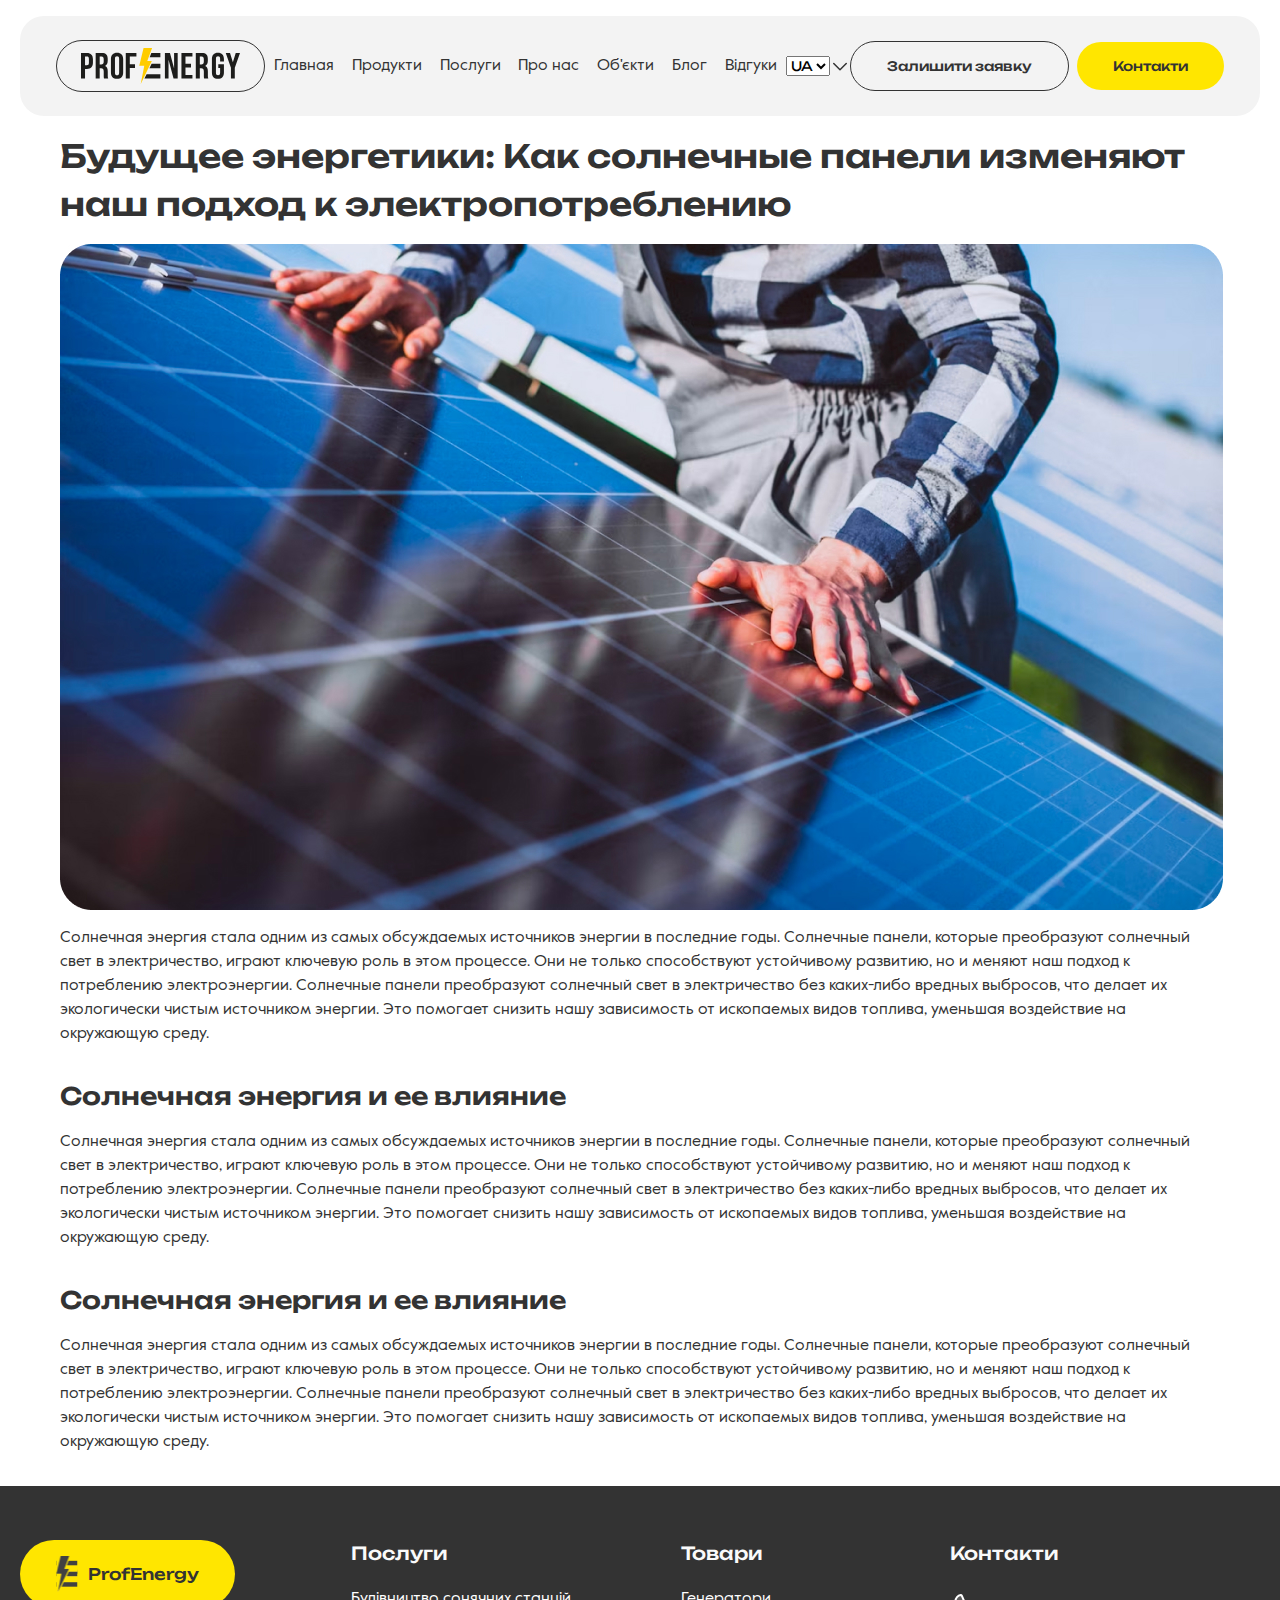
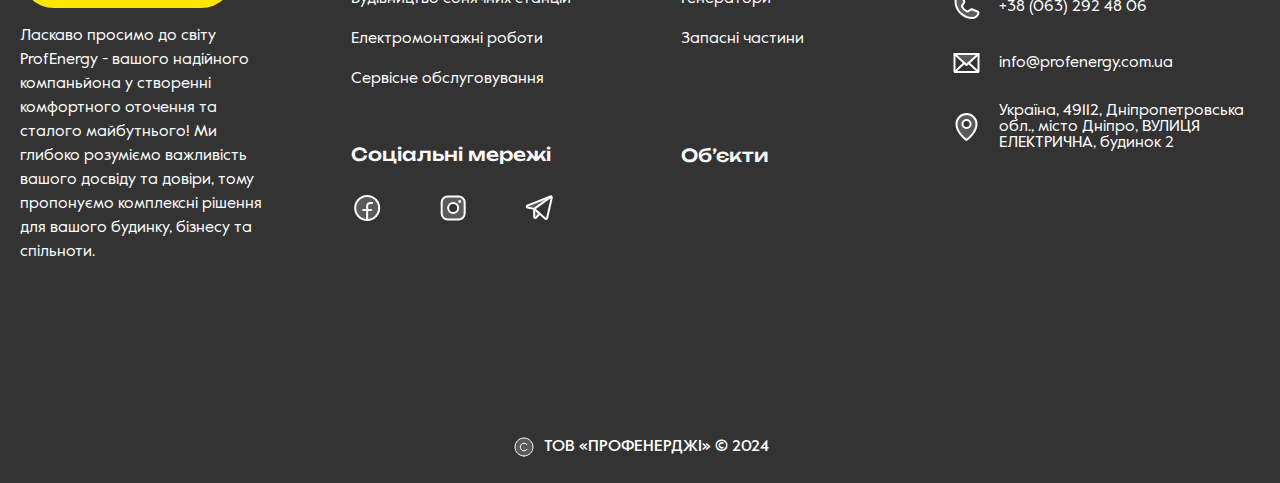
<file: page-singl.html>
<!DOCTYPE html>
<html lang="uk">
  <head>
    <meta charset="UTF-8" />
    <meta name="viewport" content="width=device-width, initial-scale=1.0" />
    <title>ProfEnergy</title>
    <link rel="stylesheet" href="./fonts/stylesheet.css" />
    <link rel="stylesheet" href="./css/reset.css" />
    <link rel="stylesheet" href="./css/style.css" />
    <link rel="stylesheet" href="./css/style-page.css" />
    <link
      rel="stylesheet"
      href="https://cdn.jsdelivr.net/npm/swiper@10/swiper-bundle.min.css"
    />
  </head>
  <body>
    <header class="header section">
      <div class="container-h">
          <div class="header-container row">
            <div class="header-logo logo"><a href="/"><img src="/img/logo.svg" alt="logo"></a></div>
            <nav class="header-menu">
              <ul class="header-menu-list row">
                <li><a href="/">Главная</a></li>
                <li><a href="#">Продукти</a></li>
                <li><a href="/page-serv-build.html">Послуги</a></li>
                <li><a href="/page-about.html">Про нас</a></li>              
                <li><a href="/page-obj.html">Об'єкти</a></li>
                <li><a href="/page-blog.html">Блог</a></li>
                <li><a href="#">Відгуки</a></li>
              </ul>
            </nav>
            <div class="header-bottom-leng row">          
              <select class="select" name="language" aria-label="select">
                <option value="UA" disabled selected>UA</option>
                <!-- <option value="UA">UA</option> -->
                <option value="RU">RU</option>
                <option value="EN">EN</option>
              </select>
              <img class="btn-leng" src="img/icon/leng_icon.svg" alt="leng" />
            </div>
            <div class="menu-button row">            
              <button class="menu-btn-1 btn popup-open" type="button">
                Залишити заявку
              </button>
              <button class="menu-btn-2 btn popup-open" type="button">
                Контакти
              </button>
            </div>
            <div class="header-burger">
              <!-- <img src="./img/icon/burger.svg" alt="меню" /> -->
            </div>
          </div>       
      </div>
    </header>
<main>
  <div class="container-singl">
    <section class="p-singl">      
    <h1 class="p-singl-title">Будущее энергетики: Как солнечные панели изменяют наш подход к электропотреблению</h1>
    <img class="p-singl-img" src="/img/p-singl.jpg" alt="photo">
    <p>
      Солнечная энергия стала одним из самых обсуждаемых источников энергии в последние годы. Солнечные панели, которые преобразуют солнечный свет в электричество, играют ключевую роль в этом процессе. Они не только способствуют устойчивому развитию, но и меняют наш подход к потреблению электроэнергии. Солнечные панели преобразуют солнечный свет в электричество без каких-либо вредных выбросов, что делает их экологически чистым источником энергии. Это помогает снизить нашу зависимость от ископаемых видов топлива, уменьшая воздействие на окружающую среду.
    </p>
    <h3>Солнечная энергия и ее влияние</h3>
    <p>
      Солнечная энергия стала одним из самых обсуждаемых источников энергии в последние годы. Солнечные панели, которые преобразуют солнечный свет в электричество, играют ключевую роль в этом процессе. Они не только способствуют устойчивому развитию, но и меняют наш подход к потреблению электроэнергии. Солнечные панели преобразуют солнечный свет в электричество без каких-либо вредных выбросов, что делает их экологически чистым источником энергии. Это помогает снизить нашу зависимость от ископаемых видов топлива, уменьшая воздействие на окружающую среду.
    </p>
    <h3>Солнечная энергия и ее влияние</h3>
    <p>
      Солнечная энергия стала одним из самых обсуждаемых источников энергии в последние годы. Солнечные панели, которые преобразуют солнечный свет в электричество, играют ключевую роль в этом процессе. Они не только способствуют устойчивому развитию, но и меняют наш подход к потреблению электроэнергии. Солнечные панели преобразуют солнечный свет в электричество без каких-либо вредных выбросов, что делает их экологически чистым источником энергии. Это помогает снизить нашу зависимость от ископаемых видов топлива, уменьшая воздействие на окружающую среду.
    </p>

    </section>


  </div>
</main>

<footer class="footer">
  <div class="footer-row container row">
   <div class="footer-item footer-item1">
    <a href="#" class="footer-logo btn"><img src="./img/logo_foot.svg" alt="icon">ProfEnergy</a>
    <p class="footer-text text-item ">Ласкаво просимо до світу ProfEnergy - вашого надійного компаньйона у створенні комфортного оточення та сталого майбутнього! Ми глибоко розуміємо важливість вашого досвіду та довіри, тому пропонуємо комплексні рішення для вашого будинку, бізнесу та спільноти.</p>
   </div>
   <div class="footer-item footer-item2">
      <h4 class="footer-title title-item-h4">Послуги</h4>
      <ul class="footer-list">
        <li>Будівництво сонячних станцій</li>
        <li>Електромонтажні роботи</li>
         <li>Сервісне обслуговування</li>
      </ul>
      <h4 class="footer-title title-item-h4">Соціальні мережі</h4>
      <ul class="footer-soс row">
        <li><a href="#"><img src="./img/icon/FacebookLogo.svg" alt="icon"></a></li>
        <li><a href="#"><img src="./img/icon/InstagramLogo.svg" alt="icon"></a></li>
        <li><a href="#"><img src="./img/icon/TelegramLogo.svg" alt="icon"></a></li>
      </ul>     
    </div>
    <div class="footer-item footer-item3">
      <h4 class="footer-title title-item-h4">Товари</h4>
      <ul class="footer-list">
        <li>Генератори</li>
        <li>Запасні частини</li>  
      </ul>
      <h4 class="footer-title footer-title-a title-item-h4"><a href="#">Обʼєкти</a></h4>     
    </div>
    <div class="footer-item footer-item4">
      <h4 class="footer-title title-item-h4">Контакти</h4>
      <ul class="footer-list-cont footer-list">
        <li><a href="#"><img src="./img/icon/Phone.svg" alt="icon">+38 (063) 292 48 06</a></li>
        <li><a href="#"><img src="./img/icon/Envelope.svg" alt="icon">info@profenergy.com.ua</a></li>
         <li><a href="https://maps.app.goo.gl/vb2EwiMuiRdBmJtP9"><img src="./img/icon/MapPin.svg" alt="icon">Україна, 49112, Днiпропетровська обл.,
          мiсто Днiпро, ВУЛИЦЯ ЕЛЕКТРИЧНА, будинок 2</a></li>
      </ul>
      <div class="footer-contacts-map">
        <iframe src="https://www.google.com/maps/embed?pb=!1m18!1m12!1m3!1d2648.6723743048574!2d35.12138847694608!3d48.40523457127437!2m3!1f0!2f0!3f0!3m2!1i1024!2i768!4f13.1!3m3!1m2!1s0x40dbfc6a93e9c3a9%3A0x879bb43fa868c309!2z0LLRg9C70LjRhtGPINCV0LvQtdC60YLRgNC40YfQvdCwLCAyLCDQlNC90ZbQv9GA0L4sINCU0L3RltC_0YDQvtC_0LXRgtGA0L7QstGB0YzQutCwINC-0LHQu9Cw0YHRgtGMLCA0OTAwMA!5e0!3m2!1sru!2sua!4v1706706656851!5m2!1sru!2sua" width="100%" height="240px" style="border:0;" allowfullscreen="" loading="lazy" referrerpolicy="no-referrer-when-downgrade"></iframe>
    </div>
    
    </div>
  </div>
  <div class="copy row"><img src="./img/icon/Copyright.svg" alt="">ТОВ «ПРОФЕНЕРДЖІ» © 2024</div>

</footer>

    <script src="https://cdn.jsdelivr.net/npm/swiper@10/swiper-bundle.min.js"></script>
    <script type="module" src="./js/script.js"></script>
  </body>
</html>
</file>
<file: fonts/stylesheet.css>
@font-face {
    font-family: 'Mulish';
    src: local('Mulish Regular'), local('Mulish-Regular'),
        url('Mulish-Regular.woff2') format('woff2'),
        url('Mulish-Regular.woff') format('woff');
    font-weight: normal;
    font-style: normal;
    font-display: swap;
}

@font-face {
    font-family: 'Mulish';
    src: local('Mulish Medium'), local('Mulish-Medium'),
        url('Mulish-Medium.woff2') format('woff2'),
        url('Mulish-Medium.woff') format('woff');
    font-weight: 500;
    font-style: normal;
    font-display: swap;
}

@font-face {
    font-family: 'Mulish';
    src: local('Mulish Bold'), local('Mulish-Bold'),
        url('Mulish-Bold.woff2') format('woff2'),
        url('Mulish-Bold.woff') format('woff');
    font-weight: bold;
    font-style: normal;
    font-display: swap;
}

@font-face {
    font-family: 'Unbounded';
    src: local('Unbounded Bold'), local('Unbounded-Bold'),
        url('Unbounded-Bold.woff2') format('woff2'),
        url('Unbounded-Bold.woff') format('woff');
    font-weight: bold;
    font-style: normal;
    font-display: swap;
}

@font-face {
    font-family: 'Unbounded';
    src: local('Unbounded Regular'), local('Unbounded-Regular'),
        url('Unbounded-Regular.woff2') format('woff2'),
        url('Unbounded-Regular.woff') format('woff');
    font-weight: normal;
    font-style: normal;
    font-display: swap;
}

@font-face {
    font-family: 'Unbounded';
    src: local('Unbounded Medium'), local('Unbounded-Medium'),
        url('Unbounded-Medium.woff2') format('woff2'),
        url('Unbounded-Medium.woff') format('woff');
    font-weight: 500;
    font-style: normal;
    font-display: swap;
}

@font-face {
    font-family: 'Value Sans Pro';
    src: local('Value Sans Pro Medium'), local('ValueSansPro-Medium'),
        url('ValueSansPro-Medium.woff2') format('woff2'),
        url('ValueSansPro-Medium.woff') format('woff');
    font-weight: 500;
    font-style: normal;
    font-display: swap;
}

@font-face {
    font-family: 'Value Sans Pro';
    src: local('Value Sans Pro Regular'), local('ValueSansPro-Regular'),
        url('ValueSansPro-Regular.woff2') format('woff2'),
        url('ValueSansPro-Regular.woff') format('woff');
    font-weight: normal;
    font-style: normal;
    font-display: swap;
}

@font-face {
    font-family: 'Unbounded';
    src: local('Unbounded SemiBold'), local('Unbounded-SemiBold'),
        url('Unbounded-SemiBold.woff2') format('woff2'),
        url('Unbounded-SemiBold.woff') format('woff');
    font-weight: 600;
    font-style: normal;
    font-display: swap;
}

@font-face {
    font-family: 'Value Sans Pro';
    src: local('Value Sans Pro Bold'), local('ValueSansPro-Bold'),
        url('ValueSansPro-Bold.woff2') format('woff2'),
        url('ValueSansPro-Bold.woff') format('woff');
    font-weight: bold;
    font-style: normal;
    font-display: swap;
}
</file>
<file: css/style.css>
:root {
  --primary-color: #ffffff;
  --accent-color-d: #f3f3f3;
  --accent-color-l: #ffe6001a;
  --btn-color: #ffe600;
  --primary-text-color: #333333;
  --secondary-text-color: #fafafa;
  /* --accent-text-color: #ffffff;  */
  /* --time: 250ms; */
  /* --cubic: cubic-bezier(0.4, 0, 0.2, 1); */
}

/* path{ fill:inherit; stroke:inherit; } */

body {
  font-family: "Value Sans Pro", sans-serif;
  /* font-family: "Montserrat", sans-serif; */
  width: 100%;
  font-weight: 400;
  font-size: 16px;
  color: var(--primary-text-color);
  background-color: var(--primary-color);
  line-height: normal;
}
body.no-scroll {
  overflow: hidden;
}
input {
  outline: none;
}
.container {
  max-width: 1700px;
  width: 100%;
  padding-left: 20px;
  padding-right: 20px;
  margin: 0 auto;
}
@media screen and (max-width: 860px) {
}
.container-h {
  width: 100%;
  padding-left: 20px;
  padding-right: 20px;
  margin: 0 auto;
}
.container-singl {
  max-width: 1160px;
  width: 100%;
  margin-left: auto;
  margin-right: auto;
}
.row {
  display: flex;
  align-items: center;
  justify-content: space-between;
}
.hidden {
  display: none;
}
.section-title {
  font-family: Unbounded;
  text-align: center;
  font-size: 40px;
  font-weight: 700;
  padding-bottom: 36px;
}
.section {
  margin-bottom: 84px;
}
.section-s {
  margin-bottom: 16px;
}
.title-item {
  font-family: Unbounded;
  color: var(--secondary-text-color);
  font-size: 24px;
  font-style: normal;
  font-weight: 500;
  line-height: 150%; /* 48px */
}
.title-item-h4 {
  font-family: Unbounded;
  color: var(--primary-text-color);
  font-size: 18px;
  font-weight: 500;
  line-height: 150%; /* 27px */
}
.text-item {
  line-height: 150%;
}
.section-list {
  display: flex;
  gap: 20px;
  flex-wrap: wrap;
  justify-content: center;
}
.section-item {
  width: 32%;
  padding: 24px;
  border-radius: 33px;
  background: var(--accent-color-d);
  justify-content: space-between;
}

.btn {
  font-family: Unbounded;
  color: var(--primary-text-color);
  font-weight: 500;
  border-radius: 64px;
  border: none;
  background: var(--btn-color);
  display: flex;

  padding: 24px 64px;
  justify-content: center;
  align-items: center;
  gap: 10px;
  width: max-content;
}
.btn-icon {
  width: 24px;
}
/*-------------------HEADER----------------*/
.header {
  margin-top: 16px;
  margin-bottom: 16px;
}
.header-container {
  padding: 24px 36px;
  border-radius: 24px;
  background: var(--accent-color-d);
}

.logo {
  border: 1px solid var(--primary-text-color);
  border-radius: 38px;
  padding: 7px 24px;
}
.logo a {
  width: 160px;
}
.header-menu {
  width: 50%;
}
.header-menu-list {
  justify-content: space-around;
  /* gap: 74px; */
}
.header-menu ul li a {
  color: var(--primary-text-color);
  font-family: "Value Sans Pro";
  /* padding-right: 60px; */
  /* padding-bottom: 5px; */
  font-size: 16px;
}
.header-menu-list li a:last-child {
  /* padding-right: 0; */
}
.header-menu ul li:hover,
.header-menu ul li:active {
  text-decoration: underline;
  font-weight: 700;
}
.select {
  font-family: Unbounded;
}
.menu-button {
  gap: 8px;
}
.menu-btn-1 {
  border: 1px solid var(--primary-text-color);
  background-color: transparent;
  padding: 16px 36px;
}
.menu-btn-2 {
  padding: 16px 36px;
}

/*-------------mobile-menu-----------*/
.header-burger {
  display: none;
}
.burger-menu {
  display: none;
  position: absolute;
  top: 0;
  left: 0;
  width: 100%;
  height: 100vh;
  z-index: 12;
}
.burger-menu.is-active {
  display: block;
}
.mobile-menu {
  display: block;
}
.header-bottom-leng.leng-mob {
  display: flex;
}
.mobile-menu-close {
  /* margin-top: 20px; */
  /* margin-right: 16px; */
  background: transparent;
  border: none;
}
.mobile-menu-wrap {
  width: 100%;
  background: var(--accent-color-d);
  display: flex;
  flex-direction: column;
  align-items: center;
  gap: 24px;
  border-radius: 24px;
  padding: 45px 16px 24px 16px;
}
.mobile-menu-list li {
  padding-bottom: 24px;
}
.mobile-menu-list li:last-child {
  padding-bottom: 0;
}
.mobile-menu-list li a {
  color: var(--primary-text-color);
  font-size: 16px;
}
.mobile-menu-list li a:hover {
  font-weight: 700;
  text-decoration-line: underline;
}
.mob-menu-leng-wr {
  justify-content: space-between;
  width: 100%;
}
.leng-mob {
  /* width: 100px; */
}
/* .footer-list-cont.menu-mob-list-cont li{
    margin-bottom: 24px;
  } */
.column {
  display: flex;
  flex-direction: column;
}
/* .add-bg-m1 .faq-closed1{
  display: block;
} */
.marg a {
  margin-top: 8px;
  margin-left: 8px;
}

/*-------------------BANNER----------------*/
.hero-container {
  border-radius: 36px;
  padding-top: 115px;
  padding-bottom: 95px;
  padding-left: 80px;
}
.hero-container-slide-1 {
  background: linear-gradient(
      90deg,
      rgba(45, 45, 45, 0.54) 0.14%,
      rgba(13, 13, 13, 0.49) 43.78%,
      rgba(0, 0, 0, 0) 99.9%
    ),
    url(../img/hero1.jpg), lightgray 0px -427.307px / 100% 157.58% no-repeat;
  background-size: cover;
  background-repeat: no-repeat;
  background-position: center;
}
.hero-container-slide-2 {
  background: linear-gradient(
      90deg,
      rgba(45, 45, 45, 0.54) 0.14%,
      rgba(13, 13, 13, 0.49) 43.78%,
      rgba(0, 0, 0, 0) 99.9%
    ),
    url(../img/hero2.jpg), lightgray 0px -427.307px / 100% 157.58% no-repeat;
  background-size: cover;
  background-repeat: no-repeat;
  background-position: center;
}
.hero-container-slide-3 {
  background: linear-gradient(
      90deg,
      rgba(45, 45, 45, 0.54) 0.14%,
      rgba(13, 13, 13, 0.49) 43.78%,
      rgba(0, 0, 0, 0) 99.9%
    ),
    url(../img/hero3.jfif), lightgray 0px -427.307px / 100% 157.58% no-repeat;
  background-size: cover;
  background-repeat: no-repeat;
  background-position: center;
}

.hero-title {
  max-width: 750px;
  width: 100%;
  /* text-align: center; */
  font-family: Unbounded;
  font-size: 64px;
  font-weight: 700;
  color: var(--secondary-text-color);
  /* margin: 0 auto; */
  margin-bottom: 28px;
}
.hero-subtitle {
  margin-bottom: 36px;
  color: var(--secondary-text-color);
  font-size: 24px;
  font-weight: 500;
  /* text-align: center; */
}

.hero-list {
  display: flex;
  flex-wrap: wrap;
  gap: 15px;
  max-width: 1000px;
  width: 100%;
  margin-bottom: 45px;
}
.hero-item {
  width: 475px;
  display: flex;
  align-items: center;
  gap: 15px;
  padding: 20px 40px;
  font-size: 18px;
  color: var(--primary-color);
  font-weight: 500;
  line-height: 150%; /* 27px */
  border-radius: 16px;
  background: rgba(255, 255, 255, 0.19);
  backdrop-filter: blur(9.449999809265137px);
}
.hero-item-icon {
  width: 42px;
}
.hero-form {
  display: block;
}
.hero-btn {
}
.hero-btn-img {
  display: inline;
  width: 20px;
}
.swp-dtn-hero {
  position: absolute;
  top: 30px;
  left: 86px;
  z-index: 10;
  justify-content: start;
  gap: 18px;
  margin-top: 36px;
}
.swiper-hero {
  position: relative;
}
.swiper-button-prev-hero,
.swiper-button-next-hero {
  width: 36px;
  height: 36px;
  border-radius: 50%;
  border: 1px solid #b9b9b9;
  display: flex;
  justify-content: center;
  align-items: center;
  color: #b9b9b9;
  stroke: #b9b9b9;
  /* stroke="currentColor" */
}
.swiper-button-prev-hero:hover,
.swiper-button-next-hero:hover,
.swiper-button-prev-hero:active,
.swiper-button-next-hero:active {
  background: #ffffff48;
  color: #ffffff;
  fill: #ffffff;
  stroke: #ffffff;
}

/*-------------------ABOUT-US----------------*/
.about-s-container {
  display: flex;
  align-items: center;
  gap: 96px;
}
.about-s-img {
  width: 50%;
  object-fit: cover;
  height: 424px;
  flex-shrink: 0;
  border-radius: 25px;
  background: url(<path-to-image>), lightgray 50% / cover no-repeat;
}
.about-s-title {
  font-family: Unbounded;
  font-size: 32px;
  font-weight: 700;
  padding-bottom: 36px;
}
.about-s-text {
  font-size: 18px;
  line-height: 150%; /* 27px */
  margin-bottom: 24px;
}
.about-s-btn {
  width: 294px;
  margin-top: 36px;
  display: flex;
  padding: 24px 64px;
  justify-content: center;
  align-items: center;
  gap: 10px;
}
/*-------------------PRODUCT----------------*/
.products-s-title {
  margin-bottom: 10px;
  text-align: center;
}
.products-s-item {
  width: 49%;
  padding: 24px 36px;
}
.products-s-btn {
  background: var(--primary-color);
  text-decoration: underline;
  padding: 14px 24px;
  width: 100%;
  justify-content: space-between;
  white-space: nowrap;
}
.products-s-btn-1 {
  /* gap: 18px; */
  margin-bottom: 16px;
}
.products-s-item-img {
  border-radius: 24px;
  margin-bottom: 30px;
}
.products-s-item-img-wrap {
  position: relative;
}
.products-s-item-title {
  position: absolute;
  bottom: 16px;
  left: 24px;
  font-size: 32px;
}
.products-s-item-descr {
  /* max-width: 420px;
    width: 100%; */
  margin-left: 40px;
}
.products-s-item-img {
  width: 100%;
}
/*-------------------SERVICES----------------*/
.products-s-title {
  margin-bottom: 10px;
  text-align: center;
}
.products-s-list {
}
.products-s-item {
  width: 49%;
  padding: 24px 36px;
}
.services-s-item-img {
  border-radius: 27px;
  margin-bottom: 24px;
}
.services-s-btn {
  width: 56px;
  height: 56px;
  border-radius: 50%;
  padding: 10px;
}
.services-s-btn-icon {
  width: 36px;
}
.services-s-item-img-wrap {
  position: relative;
}
.services-s-item-title-wrap {
  position: absolute;
  bottom: 16px;
  left: 24px;
  display: flex;
  justify-content: space-between;
  align-items: center;
  margin-right: 24px;
}
.services-s-item-title {
}
.products-s-item-descr {
  margin-left: 40px;
}
.services-s-item-img {
  width: 100%;
}
.services-s-row {
  padding-left: 20px;
  padding-right: 20px;
}
.swiper-serv.sw-hidden-serw {
  display: none;
}
.swiper-serv .swiper-pagination-serv {
  margin-left: auto;
  margin-right: auto;
  margin-top: 16px;
  text-align: center;
}
.swiper-pagination-serv .swiper-pagination-bullet {
  width: 10px;
  height: 10px;
  background: #b3b1b1;
  color: #ddd;
}

/*-------------------UNICITY----------------*/

.unicity-s {
  border-radius: 36px;
  background: var(--accent-color-l);
}
.unicity-s-container {
  align-items: end;
}
.unicity-s-title {
  text-align: left;
}
.unicity-s-discr-list {
  background: var(--primary-color);
  border-radius: 36px;
  padding: 36px 36px 0 36px;
}

.unicity-s-discr-item {
  align-items: start;
  padding-bottom: 31px;
}
.unicity-s-discr-item-title {
  margin-bottom: 16px;
}
.unicity-s-discr-list-wrap-1s {
  margin-left: 16px;
}
.unicity-s-desc {
  padding: 60px;
  margin-right: 20px;
}
.unicity-s-img {
  padding-top: 60px;
  width: 50%;
}

/*-------------------STAGES----------------*/
.stages-s {
}
.section {
}
.stages-s-title {
}
.section-title {
}
.stages-s-icon {
  margin: 0 auto;
  margin-bottom: 16px;
  width: 80%;
}
.stages-s-icon2 {
  margin-top: 56px;
}
.stages-s-list {
}
.section-list {
}
.stages-s-item {
  background: var(--accent-color-d);
  padding: 24px 31px;
}
.stages-s-item1 {
  background: var(--btn-color);
}
.stages-s-item-icon {
  width: 60px;
  margin-bottom: 36px;
}
.stages-s-item-icon1 {
  width: 84px;
  padding: 10px;
  border-radius: 50%;
  background: var(--primary-color);
  margin-bottom: 24px;
}
.section-item {
}
.stages-s-item-wrap {
}
.stages-s-item-step {
  color: #b9b9b9;
  text-transform: uppercase;
  font-family: Unbounded;
  line-height: 150%; /* 24px */
  margin-bottom: 6px;
}
.stages-s-item-step1 {
  color: #6b6423;
}
.stages-s-item-title {
  margin-bottom: 6px;
}
.title-item-h4 {
}
.stages-s-item-text {
}
.stages-s-item-text a {
  color: var(--primary-text-color);
  font-weight: 600;
  text-decoration: underline;
}
.text-item {
}
.hidden-stages {
  display: none;
}
.question-s-item-title-wrap.add-bg-s {
  background: var(--btn-color);
  background-color: var(--btn-color);
  /* border: 1px solid var(--btn-color); */
  /* border-bottom: none; */
  border-radius: 20px 20px 0 0;
}
.accs1-head.add-bg-s .faq-closed1 {
  display: block;
}
/*-------------------FORM----------------*/

.form-s {
}
.section {
}
.form-s-container {
  align-items: stretch;
}
.row {
}
.form-s-desc {
  width: 50%;
  border-radius: 60px 0px 0px 60px;
  background: var(--btn-color);
  padding: 60px 60px 60px 56px;
}
.form-s-title {
  font-size: 32px;
  text-align: left;
}
.section-title {
}
.form-s-item-text {
  margin-bottom: 54px;
}
.form-s-img {
  width: 100%;
}
.form-s-form {
  width: 50%;
  border-radius: 0 60px 60px 0;
  background: var(--accent-color-d);
  padding: 60px 128px;
}

.form-s-form form input {
  width: 100%;
  padding: 24px;
  border-radius: 40px;
  border: 1px solid #eaeaea;
  background: var(--primary-color);
  margin-bottom: 16px;
}
.form-s-form form input::placeholder {
  color: var(--grey, #b9b9b9);
  font-family: Mulish;
  font-weight: 500;
}

.form-s-form form textarea::placeholder {
  color: var(--grey, #b9b9b9);
  font-family: Mulish;
  font-weight: 500;
}

.form-s-form form textarea {
  width: 100%;
  height: 266px;
  padding: 24px;
  border-radius: 24px;
  border: 1px solid #eaeaea;
  background: var(--primary-color);
}

.form-s-form form button {
  /* display: flex; */
  width: 100%;
  padding: 24px 54px;
  /* justify-content: center; */
  /* align-items: center; */
  gap: 10px;
  border-radius: 64px;
  background: var(--btn-color);
  border: none;
  margin-top: 24px;
  font-family: Mulish;
  font-size: 18px;
  font-weight: 700;
}

/*-------------------reviews----------------*/
.reviews-s-list.swiper-wrapper {
  /* width: 100%; */
  /* padding-left: 10px;
padding-right: 10px; */
}
.reviews-s-item.swiper-slide {
  width: 540px;
  padding: 36px;
  border-radius: 14px;
}
.reviews-s-item-title-wrap {
  margin-bottom: 24px;
}
.reviews-s-item-title-wrap p {
  color: #6b6423;
  font-size: 18px;
}
.reviews-s-item-img {
  justify-content: end;
  gap: 16px;
  margin-top: 24px;
}
.swp-dtn {
  justify-content: center;
  gap: 18px;
  margin-top: 36px;
}
.swr-button-prev,
.swr-button-next {
  width: 45px;
  height: 45px;
  border-radius: 50%;
  border: 1px solid #b9b9b9;
  display: flex;
  justify-content: center;
  align-items: center;
}
.swr-button-prev:hover,
.swr-button-next:hover,
.swr-button-prev:active,
.swr-button-next:active {
  background: var(--btn-color);
}
.swiper-pagination-rev {
  display: none;
}
.swiper-rev .swiper-pagination-rev {
  margin-left: auto;
  margin-right: auto;
  margin-top: 16px;
  text-align: center;
}
.swiper-pagination-rev .swiper-pagination-bullet {
  width: 10px;
  height: 10px;
  background: #b3b1b1;
  color: #ddd;
}

/*-------------------question----------------*/

.question-s-item {
  margin: 0 auto;
  width: 1300px;
  margin-bottom: 16px;
}

.question-s-item-title-wrap {
  padding: 24px 36px;
  border-radius: 20px;
  background: var(--accent-color-d);
}
.faq-img {
  background: transparent;
  border: none;
}
.question-s-text {
  padding: 24px 36px;
  border-radius: 0 0 20px 20px;
  border: 1px solid var(--btn-color);
  border-top: none;
  background: #fffce5;
}
.is-hidden {
  display: none;
}
.add-bg {
  background-color: var(--accent-color-l);
  border: 1px solid var(--btn-color);
  border-bottom: none;
  border-radius: 20px 20px 0 0;
}
.acc-head.add-bg .faq-closed1 {
  display: block;
}

/*-------------------FOOTER----------------*/
.footer {
  background: var(--primary-text-color);
  padding-top: 54px;
  padding-bottom: 24px;
}
.footer-row {
  color: var(--primary-color);
  justify-content: space-between;
  margin-bottom: 16px;
  align-items: start;
}
.footer-item1 {
  width: 20%;
}
.footer-item2 {
  width: 20%;
}
.footer-item3 {
  width: 15%;
}
.footer-item4 {
  width: 25%;
}
.footer-logo {
  padding: 16px 36px;
  margin-bottom: 16px;
}
.footer-title {
  margin-bottom: 24px;
}
.footer-list li {
  margin-bottom: 24px;
}
.footer-list {
  margin-bottom: 54px;
}
.footer-contacts-map {
  width: 100%;
}
.copy {
  color: var(--primary-color);
  font-weight: 500;
  text-transform: uppercase;
  justify-content: center;
  gap: 8px;
  align-items: center;
}
.footer-title {
  color: var(--secondary-text-color);
}
.footer-soс {
  width: 205px;
}
.footer-title-a {
  margin-top: 95px;
}
.footer-list-cont li a {
  display: flex;
  align-items: center;
  gap: 16px;
}
.footer-list-cont {
  margin-bottom: 24px;
}
.footer-item-mob {
  display: none;
}
/*------------BACKDROP------------------*/

.backdrop {
  position: fixed;
  top: 0;
  left: 0;
  width: 100%;
  height: 100%;
  background-color: rgba(0, 0, 0, 0.7);
  /* transition: opacity 300ms linear, visibility 300ms linear; */
  z-index: 90;
}
.is-hidden-op {
  visibility: hidden;
  opacity: 0;
  pointer-events: none;
}
.popup-fade {
  display: none;
}
.popup-close {
  position: absolute;
  top: 8px;
  right: 30px;
  background: transparent;
  border: none;
}
/* .popup-fade:before {
  content: "";
  background: #000;
  position: fixed;
  left: 0;
  top: 0;
  width: 100%;
  height: 100%;
  opacity: 0.7;
  z-index: 9999;
} */

/*-------------------POPUP----------------*/
.popup-gen {
  position: absolute;
  top: 50%;
  left: 50%;
  z-index: 100;
  width: 70%;
  transform: translate(-50%, -50%);
  transform: translate(-50%, -50%) scaleY(1);
}
/* .form-gen-popup {
  width: 80%;
} */
.form-gen-popup-title {
  display: none;
}
.form-gen-popup-form {
  position: relative;
}
/*-------------------ADAPTIVE----------------*/

@media screen and (max-width: 1600px) {
  .unicity-s-img {
    padding-top: 0;
    width: 40%;
  }
  .unicity-s-desc {
    padding-right: 0px;
    margin-right: 20px;
  }
  .form-gen-popup-form {
    padding: 40px;
  }
}
@media screen and (max-width: 1366px) {
  .products-s-row {
    flex-direction: column;
    justify-content: space-between;
    align-items: stretch;
  }
  .products-s-btn {
    margin-bottom: 16px;
    width: 100%;
  }
  .products-s-item-descr {
    margin-left: 0;
  }
  .products-s-btn-list {
    width: 100%;
  }
  .services-s-row {
    padding-left: 0;
    padding-right: 0;
  }
  .services-s-btn {
    display: none;
  }
  .unicity-s-img {
    display: none;
  }
  .unicity-s-desc {
    padding: 60px;
    margin-right: 0;
  }

  .stages-s-icon-wrap {
    margin-bottom: 20px;
  }
  .form-s-form {
    padding: 40px;
  }
}
@media screen and (max-width: 1200px) {
  .header {
    margin-top: 16px;
    margin-bottom: 16px;
  }
  .header-container {
    padding: 5px 5px;
    border-radius: none;
    background: transparent;
  }

  .hero-item {
    width: 420px;
  }
  .about-s-container {
    gap: 24px;
  }
  .about-s-title {
    padding-bottom: 16px;
  }
  .about-s-img {
    width: 40%;
  }
  .about-s-text {
    margin-bottom: 16px;
  }
  .about-s-btn {
    margin-top: 16px;
  }
  .products-s-item {
    width: 48%;
    padding: 24px 16px;
  }
  .products-s-item-img {
    margin-bottom: 16px;
  }
  .services-s-item {
    width: 48%;
  }
  .header-menu {
    display: none;
  }
  .header-bottom-leng {
    display: none;
  }
  .menu-button {
    display: none;
  }
  .header-burger {
    display: block;
    width: 32px;
    height: 32px;
  }

  .popup-gen {
    width: 85%;
  }
}
@media screen and (max-width: 1024px) {
  .section {
    margin-bottom: 36px;
  }
  .section-title {
    font-family: Unbounded;
    text-align: center;
    font-size: 24px;
    font-weight: 700;
    padding-bottom: 16px;
  }
  .title-item {
    font-size: 20px;
  }
  .hero-container {
    padding: 80px 50px 50px;
    margin-left: auto;
    margin-right: auto;
  }
  .hero-item {
    width: 100%;
    margin-left: auto;
    margin-right: auto;
  }
  .hero-title {
    max-width: none;
    text-align: center;
    font-size: 38px;
  }
  .hero-subtitle {
    text-align: center;
    font-size: 18px;
  }
  .hero-form {
    margin-left: auto;
    margin-right: auto;
    text-align: center;
  }
  .hero-btn {
    margin-left: auto;
    margin-right: auto;
    /* text-align: center; */
  }
  .swp-dtn-hero {
    top: 0px;
    left: 30px;
    gap: 20px;
  }
  .about-s-container {
    gap: 24px;
  }
  .about-s-title {
    padding-bottom: 16px;
  }
  .about-s-img {
    width: 40%;
  }
  .about-s-text {
    margin-bottom: 16px;
  }
  .about-s-btn {
    margin-top: 16px;
  }
  .products-s-title {
    margin-bottom: 0;
  }
  .stages-s-icon {
    display: none;
  }
  .stages-s-icon2 {
    display: none;
  }
  .stages-s-item {
    width: 31%;
  }

  .footer-item-mob {
    margin-bottom: 20px;
  }
  .footer-item-mob footer-logo {
    margin-left: auto;
    margin-right: auto;
    width: 100%;
  }
  .footer-logo-mob {
    margin-left: auto;
    margin-right: auto;
  }
  .footer-text-mob {
    font-size: 16px;
    line-height: 150%;
    text-align: center;
    color: #fff;
  }
  .footer-item1 {
    display: none;
  }
  .footer-item2 {
    width: 30%;
  }
  .footer-item3 {
    width: 30%;
  }
  .footer-item4 {
    width: 40%;
  }
  /* .form-reviews-container.form-s-form {
    width: 90%;
  }
  .form-gen-popup {
    width: 95%;
  } */
  .popup-gen {
    width: 90%;
  }
  .footer-item-mob {
    display: block;
  }
}
@media screen and (max-width: 768px) {
  .container-h {
    padding-left: 0;
    padding-right: 0;
  }
    .hero-container {
    padding: 80px 10px 16px;
    margin-left: auto;
    margin-right: auto;
  }
  .hero-title{
/* width: 500px; */
text-align: center;
margin-left: auto;
margin-right: auto;
  }
  .hero-subtitle{
/* width: 350px; */
text-align: center;
margin-left: auto;
margin-right: auto;
  }
  .header-container {
    padding-left: 20px;
    padding-right: 20px;
  }
  .hero-title {
    font-size: 32px;
  }

  .sw-hidden-serw-desk {
    display: none;
  }
  .swiper-serv.sw-hidden-serw {
    display: block;
  }
  .about-s-container {
    flex-direction: column-reverse;
  }
  .about-s-title {
    text-align: center;
  }
  .about-s-btn {
    width: 100%;
    margin-left: auto;
    margin-right: auto;
  }
  .about-s-img {
    width: 100%;
  }
  .about-s-img {
    display: block;
  }
  .none {
    display: none;
  }
  .products-s-item {
    width: 100%;
  }
  .unicity-s {
    display: none;
  }
  .stages-s-list {
    display: none;
  }
  .hidden-stages {
    display: block;
    width: 100%;
  }
  .stages-s-item-mob {
    width: 100%;
  }
  .question-s-item {
    width: 100%;
  }
  .question-s-item-mob {
    display: flex;
    justify-content: space-between;
    width: 100%;
    margin-bottom: 18px;
  }
  .question-s-item-title-mob {
    display: flex;
    align-items: center;
  }
  .stages-s-item-icon {
    width: 40px;
    height: 40px;
    padding: 5px;
    margin-bottom: 0;
  }
  .stages-s-item-step {
    margin-bottom: 0;
    margin-left: 16px;
  }
  .stages-s-title-wrap-mob {
    padding: 16px;
  }
  .stages-s-text {
    background-color: var(--btn-color);
    border-radius: 0 0 14px 14px;
    padding: 16px;
  }
  .stages-s-text a {
    font-weight: 500;
    text-decoration: underline;
  }

  .form-s-container {
    flex-direction: column;
  }
  .form-s-desc {
    border-radius: 12px;
    padding: 16px;
    width: 100%;
  }
  .form-s-form {
    width: 100%;
    padding: 0;
    margin-top: 24px;
    background: transparent;
  }
  .reviews-s-item.swiper-slide {
    width: 100%;
    padding: 36px;
    border-radius: 14px;
  }
  .swp-dtn {
    display: none;
  }
  .swiper-pagination-rev {
    display: block;
  }

  .footer-row {
    flex-direction: column;
    /* display: block; */
    justify-content: center;
    align-items: center;
    margin-left: auto;
    margin-right: auto;
    gap: 24px;
  }
  .footer-item {
    width: 100%;
    display: flex;
    flex-direction: column;
    justify-content: center;
    align-items: center;
    margin-left: auto;
    margin-right: auto;
    text-align: center;
    gap: 24px;
  }
  .footer-list {
    margin-left: auto;
    margin-right: auto;
    margin-bottom: 0;
    text-align: center;
  }
  .footer-item-mob {
    display: none;
  }
  .footer-title {
    margin-bottom: 0;
  }
  .footer-list-cont {
    text-align: left;
    margin-left: auto;
    margin-right: auto;
    display: flex;
    flex-direction: column;
    justify-content: center;
    /* align-items: center; */
    width: 250px;
    line-height: 150%;
  }
  .title-item-h4 {
    margin-top: 0;
  }
  .about-s-line-footer {
    border: 1px solid #f3f3f3;
    width: 145px;
    height: 0px;
  }
  .form-gen-popup-title {
    display: block;
    font-weight: 500;
    line-height: 150%;
    text-align: center;
    margin-bottom: 24px;
  }
  .form-gen-popup-desc {
    display: none;
  }
  .form-gen-popup-form {
    border-radius: 20px;
    padding: 40px 16px 24px 16px;
    background: var(--accent-color-d);
  }
  .form-gen-popup {
    margin-left: 0;
    margin-right: 0;
  }
  .popup-close {
    top: 8px;
    right: 8px;
  }
  .popup-gen {
    top: 0;
    left: 0;
    width: 100%;
    transform: none;
    transform: none;
  }
}
@media screen and (max-width: 480px) {
}
@media screen and (max-width: 360px) {
}
</file>
<file: css/style-page.css>
:root {
  --primary-color: #ffffff;
  --accent-color-d: #f3f3f3;
  --accent-color-l: #ffe6001a;
  --btn-color: #ffe600;
  --primary-text-color: #333333;
  --secondary-text-color: #fafafa;
  /* --accent-text-color: #ffffff;  */
  /* --time: 250ms; */
  /* --cubic: cubic-bezier(0.4, 0, 0.2, 1); */
}

/*-----------------ABOUT------------------*/
.sl-hidden{
  display: none;
}
.hero-list-page{
margin-bottom: 0;
}
.p-about-hero-subtitle {
  padding: 14px 13px 10px 13px;
  background: #fffce5;
  width: max-content;
  margin: 0 auto;
  color: #ffb800;
  font-weight: 500;
  margin-bottom: 16px;
  margin-top: 54px;
}
.p-about-hero-title {
  color: #000000;
  text-align: center;
  font-size: 36px;
  font-weight: 500;
  margin-bottom: 24px;
}
.p-about-hero-img {
  border-radius: 33px;
  width: 100%;
}
.p-about-mission-descr {
  padding-left: 0;
  gap: 0;
}
.p-about-history-container.about-s-container {
  gap: 50px;
}
.p-about-history-container.about-s-container:first-child {
  margin-right: 50px;
}
.p-about-mission-text-wrap {
  margin-left: 100px;
}
.p-about-mission-text-wrap p {
  margin-bottom: 24px;
}
.p-about-mission-title {
  padding-bottom: 25px;
}
.p-about-team-item {
  padding: 0;
}
.p-about-team-wrap {
  padding: 24px;
}
.p-about-team-item-img {
  width: 100%;
  border-right: 23px 23px 0 0;
}
.p-about-team-item {
  width: 23%;
}
.p-about-team-item-subtitle {
  padding: 14px 13px 10px 13px;
  background: #deebff;
  font-weight: 500;
  color: #06f;
  width: max-content;
}
.p-about-team-item-title {
  font-weight: 700;
  font-size: 20px;
  line-height: 150%;
  color: #000;
  padding-top: 16px;
  padding-bottom: 16px;
}
.p-about-achievement-item {
  width: 49%;
  display: flex;
  padding: 0;
}
.p-about-achievement-item-img-wrap {
  width: 40%;
  border-right: 23px 0 0 23px;
}
.p-about-achievement-item-img {
  width: 100%;
  height: 100%;
  object-fit: cover;
  border-right: 23px 0 0 23px;
}
.p-about-achievement-item-img {
  border-radius: 23px 0 0 23px;
}
.p-about-achievement-wrap {
  width: 60%;
  padding: 34px 24px;
}
.p-about-achievement-item-title {
  font-weight: 700;
  font-size: 20px;
  color: #000;
  padding-bottom: 8px;
}
.p-about-achievement-btn {
  margin-left: auto;
  margin-right: auto;
  margin-top: 36px;
}
  .about-s-container.swiper-achiev{
  display: none;
}
.p-certificate-container {
  border-radius: 36px;
  background: var(--accent-color-l);
  padding: 20px 54px 54px;
  align-items: start;
}
.p-certificate-text {
  padding-bottom: 36px;
}
.p-certificate-img {
  widows: 40%;

  margin-bottom: -200px;
}
.p-certificate-s-discr {
  width: 56%;
  margin-top: 30px;
}
.p-about-form {
  margin-top: 200px;
}
.about-s-line {
  border-bottom: 1px solid #eaeaea;
  margin-bottom: 84px;
}

.swiper-p-about.swiper-about-hidden{
  display: none;
}

/*-------------------SERV BUILD----------------*/

.p-serv-build-title {
  font-weight: 700;
  font-size: 36px;
  line-height: 150%;
  text-align: center;
  color: #000;
}
.p-serv-build-text {
  font-size: 24px;
  line-height: 150%;
  text-align: center;
  max-width: 1150px;
  width: 100%;
  margin-left: auto;
  margin-right: auto;
  margin-bottom: 58px;
}
.p-serv-build-3s-wrap {
  border-radius: 38px;
  padding: 24px 36px;
  background: var(--accent-color-l);
  align-items: center;
  justify-content: center;
}
.p-serv-build-3s-title {
  width: 850px;
  font-size: 24px;
  margin-left: auto;
  margin-right: auto;
}
.p-serv-build-3s-img-wrap {
  width: 55%;
  margin-left: -30px;
}
.p-serv-build-3s-img {
  width: 105%;
  padding-top: 0;
  object-fit: cover;
}
.p-serv-build-3s-desc {
  padding: 36px 0 0 36px;
  width: 50%;
}
.p-serv-build-3s-list-img2-wrap {
  justify-content: start;
}
.p-serv-img-deck {
  display: none;
}
.p-serv-build-3s-list-img2-wrap {
  gap: 0;
  margin-left: 0;
}
.p-serv-build-3s-list-wrap-2s {
  margin-left: 16px;
}
.p-serv-build-3s-desc.swiper-serv-p{
display: none;
}
.about-s-container.swiper-serv-p-ach{
display: none;
}
/*-------------------OBJECT----------------*/
/* .p-obj-container{
    width: 32%;
 } */
.p-obj-item {
  width: 32%;
}
.p-obj-item-img {
  object-fit: cover;
  border-radius: 24px 24px 0 0;
}
.p-obj-item-wrap {
  padding-bottom: 36px;
}
.p-obj-item-title {
  line-height: 100%;
  padding-bottom: 12px;
  padding-top: 0;
}

.p-obj-btn-wrap {
  border-radius: 100px;
  padding: 16px;
  background: var(--accent-color-d);
  margin-left: auto;
  margin-right: auto;
  margin-bottom: 36px;
  margin-top: 36px;
  width: max-content;
}
.p-obj-btn {
  border-radius: 60px;
  padding: 20px 24px;
  width: 385px;

  background: var(--accent-color-d);
  color: #000;
  font-size: 20px;
}
.p-obj-btn:hover,
.p-obj-btn:active {
  font-weight: 700;
  background: var(--btn-color);
}
/*-----------------BLOG------------------*/

.p-blog-s2-list-img {
  border-radius: 20px;
}
.p-blog-s2-list {
  gap: 36px;
}
.p-blog-s2-item {
  width: 48%;
  background: transparent;
}
.p-blog-s2-btn {
  border-radius: 64px;
  padding: 16px 36px;
  margin-top: 16px;
}
.p-blog-s2-item-title {
  color: var(--primary-text-color);
  font-weight: 600;
  font-size: 24px;
  margin-bottom: 16px;
}
.p-blog-s2-list-img-wrap {
  height: 263px;
  width: 40%;
}
.p-blog-s2-wrap {
  padding: 10px 0 10px 36px;
  width: 60%;
}

.p-blog-s1 {
  border-radius: 39px;
  padding: 36px 60px;
  background: var(--accent-color-d);
  gap: 36px;
  align-items: stretch;
}
.p-blog-s1-el1 {
  width: 45%;
}
.p-blog-s1-el2 {
  width: 55%;
  display: flex;
  flex-direction: column;
  gap: 36px;
}
.p-blog-s1-el1-img {
  border-radius: 32px;
  width: 100%;
  margin-bottom: 36px;
}
.p-blog-s1-item {
  width: 100%;
  align-items: start;
}
.p-blog-s2-wrap {
  padding-top: 0;
}
.p-blog-none {
  display: none;
}
.p-singl-title {
  font-family: Unbounded;
  font-weight: 600;
  font-size: 32px;
  line-height: 150%;
  margin-bottom: 16px;
}
.p-singl-img {
  /* margin-bottom: 16px; */
}
.container-singl h3 {
  font-family: Unbounded;
  font-weight: 600;
  font-size: 24px;
  line-height: 150%;
}
.container-singl p {
  line-height: 150%;
  margin-top: 16px;
  margin-bottom: 32px;
}
/*-------------------REVIEWS----------------*/
.container-r {
  max-width: 1340px;
}
.p-reviews {
  margin-top: 36px;
  margin-bottom: 72px;
}
.p-reviews-wrap {
  max-width: 860px;
  margin-left: auto;
  margin-right: auto;
  margin-bottom: 36px;
}
.p-reviews-text {
  font-size: 20px;
  line-height: 150%;
  text-align: center;
  color: #000;
}
.p-reviews-title {
  text-transform: uppercase;
}
.p-reviews-reting {
  font-size: 80px;
  line-height: 150%;
  text-align: center;
  color: #000;
}
.p-reviews-rating-wrap {
  justify-content: center;
  gap: 36px;
}
.p-reviews-line {
  border-right: 1px solid #eaeaea;
  height: 150px;
}
.p-reviews-btn {
  border-radius: 32px;
  padding: 16px 24px;
  background: #333;
  font-weight: 500;
  color: #fff;
}
.p-reviews-btn-2 {
  font-weight: 500;
  font-size: 16px;
  color: #333;

  border-radius: 64px;
  padding: 16px 36px;
}
.p-reviews-2s-wrap {
  max-width: 1340px;
  width: 100%;
}

.p-reviews-2s-list {
  gap: 36px;
}
.p-reviews-2s-list li:first-child {
  font-weight: 700;
}
.p-reviews-2s-list li {
  display: flex;
  gap: 8px;
  align-items: center;
  position: relative;
}
.custom-checkbox {
  position: absolute;
  width: 20px;
  height: 20px;
  /* z-index: -1; */
  opacity: 0;
}

.custom-checkbox + label {
  display: inline-flex;
  align-items: center;
  user-select: none;
}
.custom-checkbox + label::before {
  content: "";
  display: inline-block;
  width: 22px;
  height: 22px;
  flex-shrink: 0;
  flex-grow: 0;
  border: 1px solid #adb5bd;
  margin-right: 8px;
  background-repeat: no-repeat;
  background-position: center center;
  background-size: 70% 70%;
}
.custom-checkbox:checked + label::before {
  content: "";
  border-color: var(--btn-color);
  background-color: var(--btn-color);
  background-image: url("/img/icon/Vector.svg");
}
.p-reviews-2s-name {
  font-weight: 700;
}
.p-reviews-2s-item-1p,
.p-reviews-2s-item-3p {
  width: 22%;
}
.p-reviews-2s-item-2p {
  width: 56%;
}
.p-reviews-2s-img-wrap {
  justify-content: start;
  gap: 16px;
  margin-top: 36px;
  flex-wrap: wrap;
}
.p-reviews-2s-all-item {
  align-items: start;
  gap: 120px;
}
.p-reviews-2s-item-2p-star {
  margin-bottom: 36px;
}
.p-reviews-2s-item-2p-star p {
  font-size: 18px;
  text-align: right;
  color: #6b6423;
}
.p-reviews-2s-item-3p h6 {
  font-weight: 700;
  line-height: 150%;
  color: #000;
  margin-bottom: 16px;
}
.p-reviews-2s-item-3p ul li {
  display: flex;
  align-items: center;
  gap: 12px;
  margin-bottom: 16px;
}
.form-reviews-container h2{
 
font-weight: 500;
font-size: 20px;

  text-align: center;
  padding-bottom: 24px;
}
.form-reviews-container {
  border-radius: 34px;
  padding: 36px 96px;
  width: 850px;
  /* height: 904px; */
  background: var(--primary-color);
  margin-left: auto;
  margin-right: auto;
}
#paperclip {
  border: 1px dashed #06f;
  border-radius: 48px;
  padding: 12px 16px;

  /* width: 239px;
height: 48px; */
  background: #eff5ff;
  font-family: var(--font-family);
  font-weight: 400;
  font-size: 16px;
  color: #06f;
  gap: 8px;
  width: max-content;
  margin-top: 16px;
  margin-bottom: 24px;
}
.form-reviews-btn-wrap{
  gap: 16px;
}
#form-reviews-btn-1b{
  border-radius: 64px;
padding: 24px 72px;
width: 239px;
height: 71px;
background: #f3f3f3;
font-family: Mulish;
font-weight: 700;
font-size: 18px;
color: #8f8f8f;
}
.form-reviews form h4 {
  font-family: Unbounded;
  font-weight: 500;
  margin-bottom: 16px;
}
.form-reviews-list-check{
  flex-wrap: wrap;
  gap: 30px;
}
/*-----------------GENERATOR------------------*/
.p-gen {
  gap: 36px 16px;
  justify-content: start;
  align-items: start;
}
.p-gen-filter-container {
  border-radius: 20px;
  padding: 36px;
  width: 305px;
  background: var(--accent-color-d);
}
.p-gen-filter-res {
  font-weight: 700;
  color: #000;
  margin-bottom: 32px;
}
.p-gen-filter-list {
  display: flex;
  flex-direction: column;
  gap: 32px;
}
.p-gen-filter-text-item {
  margin-bottom: 8px;
  margin-top: 12px;
}
.p-gen-filter-title {
  font-weight: 700;
  font-size: 16px;
  color: #000;
}
.p-gen-items-container {
  width: 80%;
}
.p-gen-items-item {
  width: 100%;
  padding: 56px;
  background: var(--accent-color-d);
  border-radius: 30px;
  gap: 36px;
  justify-content: start;
}
.p-gen-items-item-img-wrap {
  width: 35%;
}
.p-gen-items-item-img {
  width: 100%;
}
.p-gen-items-item-wrap {
  margin-left: 20px;
  /* min-width: 830px; */
  width: 63%;
}
.p-gen-items-item-all {
  position: relative;
  width: 100%;
  gap: 36px;
  justify-content: space-between;
  /* flex-wrap: wrap; */
}
.p-gen-items-item-all ul:first-child {
  /* padding-right: 36px; */
  /* border-right:1px solid #eaeaea; */
}
.p-gen-items-item-title {
  font-family: Unbounded;
  font-weight: 700;
  font-size: 20px;
  color: #000;
}
.p-gen-btn-wrap {
  display: none;
}
.p-gen-items-item-acc {
  align-items: center;
  margin-bottom: 20px;
}
.p-gen-items-item-atribut-list {
  column-count: 2;
  column-gap: 72px;
}
.p-gen-items-item-atribut-list {
  width: 100%;
  justify-content: space-between;
}
.line {
  position: absolute;
  top: 0;
  left: 50%;
  transform: translate(-50% -50%);
  height: 250px;
}
.p-gen-items-item-atribut-list li {
  justify-content: space-between;
  margin-bottom: 24px;
}
.p-gen-items-item-atribut-list li h6 {
  font-weight: 700;
  color: #000;
}
.p-gen-items-item-atribut-list li p {
  color: #000;
}
.p-gen-filter-btn {
  display: none;
}
/*-----------------PARTS------------------*/

.p-parts-items-container {
  width: 100%;
}
.p-parts-items-list {
  justify-content: end;
  width: 100%;
}
.p-parts-items-list-item {
  width: 23%;
}
.p-parts-items-container {
  width: 82%;
}
.p-parts {
  gap: 16px 16px;
  justify-content: space-between;
  align-items: start;
}
.p-parts-team-wrap {
  border-radius: 14px;
  padding: 24px;
  background: var(--accent-color-d);
}
.p-parts-items-list-item-img {
  border-radius: 18px;
  width: 100%;
}
.p-parts-items-list-item-title {
  font-family: Unbounded;
  font-weight: 700;
  font-size: 20px;
  color: #000;
  padding-top: 24px;
  padding-bottom: 16px;
}
.p-filter-title-item {
  font-weight: 700;
}
.p-filter-title-item-check {
  position: relative;
  width: 22px;
  height: 22px;
  flex-shrink: 0;
  flex-grow: 0;
  border: 1px solid #adb5bd;
  background-repeat: no-repeat;
  background-position: center center;
  background-size: 70% 70%;
}
.p-filter-title-item-check-checked {
  position: absolute;
  top: -2px;
  left: -2px;
  width: 24px;
  height: 24px;
  border-color: var(--btn-color);
  background-color: var(--btn-color);
  background-image: url("/img/icon/Vector.svg");
  background-size: 17px;
  background-repeat: no-repeat;
  background-position: center;
}

@media screen and (max-width: 1600px) {
  .p-about-mission-img {
    width: 40%;
  }
  .p-gen-items-item {
    flex-direction: column;
    align-items: start;
    padding-bottom: 36px;
  }
  .p-gen-items-item-img-wrap {
    width: 100%;
    height: 400px;
  }
  .p-gen-items-item-img {
    object-fit: contain;
    height: 400px;
  }
  .p-gen-items-item-wrap {
    width: 100%;
  }
  .p-gen-items-item-wrap {
    margin-left: 0;
  }
  .p-parts-items-list {
    justify-content: center;
  }
  .p-parts-items-list-item {
    width: 32%;
  }
}
@media screen and (max-width: 1366px) {
  .p-about-mission-img {
    width: 40%;
  }
  .p-about-mission-text-wrap {
    margin-left: 0;
  }
  .p-about-history-text.p-about-mission-img {
    width: 33%;
  }
  .p-parts-items-list-item {
    width: 31%;
  }
  .p-serv-build-3s-img {
    display: block;
  }
  .p-obj-btn {
    width: max-content;
  }
  .p-reviews-2s-all-item {
    gap: 60px;
  }
  .p-reviews-2s-list {
    gap: 16px;
  }
  .p-blog-s1 {
    flex-direction: column;
  }
  .p-blog-s1-item {
    flex-direction: column;
  }
  .p-blog-s2-list-img-wrap {
    width: 100%;
  }
  .p-blog-s2-wrap {
    padding: 16px;
    width: 100%;
  }
  .p-blog-s2-item {
    flex-direction: column;
    background: var(--accent-color-d);
  }
  .p-blog-s2-list-img {
    border-radius: 20px 20px 0 0;
  }
  .p-blog-s1-el1 {
    width: 70%;
    margin-left: auto;
    margin-right: auto;
  }
  .p-blog-s1-el2 {
    width: 100%;
    flex-direction: row;
    gap: 36px;
  }
  .p-blog-s1-item {
    width: 48%;
  }
  .p-blog-s2-list-img {
    /* border-radius: 20px 20px 0 0; */
  }
}
@media screen and (max-width: 1200px) {
  .p-about-achievement-item {
    width: 48%;
  }
  .p-about-team-item {
    width: 48%;
}
  .p-certificate-img {
    width: 50%;
    margin-bottom: 0;
  }
  .p-gen-items-item-all {
    flex-direction: column;
    gap: 0;
  }
  .p-gen-items-item-atribut-list {
    width: 100%;
  }
  .p-gen-items-item-all ul li {
    justify-content: space-between;
    width: 100%;
  }
  .p-gen-items-item-atribut-list {
    column-count: 1;
    column-gap: 0;
  }
  .line {
    display: none;
  }
  .p-parts-items-list-item {
    width: 47%;
  }
  .p-serv-build-3s-title {
    width: 100%;
  }
  .p-serv-build-3s-wrap {
    flex-direction: column-reverse;
  }
  .p-serv-build-3s-desc {
    width: 100%;
  }
  .p-serv-build-3s-img-wrap {
    width: 70%;
  }
  .p-obj-item {
    width: 31%;
  }
  .p-singl {
    padding-left: 20px;
    padding-right: 20px;
  }
  .p-singl-title {
    width: 100%;
    margin-left: auto;
    margin-right: auto;
    text-align: center;
  }
  .p-singl-img {
    width: 100%;
  }
}
@media screen and (max-width: 1024px) {
  .p-about-mission-container {
    flex-direction: column-reverse;
  }
  .p-about-mission-img {
    width: 100%;
  }
  .p-about-history-container {
    flex-direction: column;
    gap: 24px;
  }
  .p-about-history-container.about-s-container {
    gap: 24px;
  }
  .p-about-history-text.about-s-text {
    margin-bottom: 0;
  }
  .p-about-history-text.p-about-mission-img {
    width: 100%;
  }
  .p-about-achievement-item {
    flex-direction: column;
  }
  .p-about-achievement-item-img-wrap {
    width: 100%;
  }
  .p-about-achievement-item-img {
    width: 100%;
    border-radius: 23px 23px 0 0;
    height: 230px;
  }
  .p-about-achievement-wrap {
    width: 100%;
  }
  .p-certificate {
    width: 104%;
  }
  .p-certificate-container {
    width: 100%;
    flex-direction: column;
    padding: 16px;
    border-radius: 0;
    margin-left: -20px;
    /* margin-right: -50px; */
  }
  .p-certificate-img {
    width: 100%;
  }
  .p-certificate-s-discr {
    width: 100%;
  }
  .p-certificate-text {
    padding-bottom: 16px;
  }

  .p-about-certificate-btn {
    margin-left: auto;
    margin-right: auto;
  }
  .p-certificate-text-wrap {
    /* padding-bottom: 36px; */
    background: transparent;
    padding: 0;
  }
  .p-about-form {
    margin-top: 0;
  }
  .about-s-line {
    display: none;
  }
  .p-gen-items-item {
    padding: 0;
  }
  .p-gen-items-item-img {
    object-fit: cover;
    height: 100%;
    border-radius: 16px 16px 0 0;
  }
  .p-gen-items-item-img-wrap {
    width: 100%;
    height: 100%;
  }
  .p-gen-items-item-wrap {
    width: 100%;
    margin-left: 0;
    padding: 16px 16px 0;
  }
  .p-gen-items-item {
    gap: 16px;
    padding-bottom: 0;
  }
  .p-gen-items-item-acc {
    align-items: center;
    margin-bottom: 20px;
  }
  .p-gen-items-item-title {
  }
  .p-gen-btn-wrap {
    display: block;
  }
  .p-obj-item {
    width: 47%;
  }
  .p-obj {
    width: 100%;
  }
  .p-obj-btn-wrap {
    flex-wrap: wrap;
    width: 100%;
    justify-content: space-between;
  }
  .p-reviews-2s-list {
    display: none;
  }
  .p-reviews-2s-all-item {
    gap: 16px;
  }
  .p-blog-s1 {
    padding: 16px;
  }
  .p-about-achievement-item {
    width: 47%;
  }
  .p-blog-s1-el1 {
    width: 100%;
  }
}
@media screen and (max-width: 768px) {
  .p-about-mission-img {
    display: none;
  }
  .p-about-mission-img-mob {
    display: block;
    width: 100%;
  }
  .p-about-hidden{
    display: none;
  }
  .swiper-p-about .swiper-pagination-about,  
  .swiper-achiev .swiper-pagination-achiev,
  .swiper-serv-p .swiper-pagination-serv-p,
  .swiper-serv-p-ach .swiper-pagination-serv-p-ach
  {
  margin-left: auto;
  margin-right: auto;
  margin-top: 16px;
  text-align: center;
}
.swiper-pagination-about .swiper-pagination-bullet,
.swiper-pagination-achiev .swiper-pagination-bulle,
.swiper-pagination-serv-p .swiper-pagination-bullet,
.swiper-pagination-serv-p-ach .swiper-pagination-bullet{
width: 10px;
height: 10px;
background: #b3b1b1;
color:#ddd
}
  .about-s-container.swiper-achiev{
  display: block;
}
  .p-achiev-hidden{
    display: none;
  }
  .swiper-p-about.swiper-about-hidden{
  display: block;
}
.p-serv-build-3s-list.hidden-3s{
display: none;
}
.p-serv-build-3s-desc.swiper-serv-p{
display: block;
/* padding-left: 20px;
padding-right: 20px; */
}
.about-s-container.swiper-serv-p-ach{
display: block;
}
.p-serv-build-3s-desc{
  background: transparent;
}
.ach-hidden{
  display: none;
}
.unicity-s-discr-item{
background: var(--accent-color-l);
padding: 16px;
width: 100%;
}
.reviews-s-item{
  margin-left: 20px;
  margin-right: 20px;
}
  .p-gen-items-item-img {
    height: 200px;
  }
  .p-gen {
    flex-direction: column;
    justify-content: center;
    align-items: center;
    padding-left: 16px;
    padding-right: 16px;
  }
  .p-gen-filter-btn {
    display: none;
    background: transparent;
  }
  .p-gen-filter-list {
    display: none;
  }
  .p-gen-filter-container {
    background: transparent;
  }
  .p-gen-filter-btn {
    display: flex;
    border: 1px solid #b9b9b9;
    border-radius: 5px;
    padding: 9px 14px;
    width: 120px;
    align-items: center;
    gap: 8px;
    justify-content: center;
  }
  .p-gen-filter-btn-wrap {
    width: 100%;
    align-items: center;
    justify-content: space-between;
  }
  .p-gen-filter-container {
    width: 100%;
    padding: 5px;
    align-items: center;
  }
  .p-gen-filter-res {
    margin-bottom: 0;
  }
  .p-gen-items-container {
    width: 100%;
  }
  .p-parts-items-list-item {
    width: 100%;
  }
  .p-parts {
    flex-direction: column;
    justify-content: center;
    align-items: center;
    padding-left: 16px;
    padding-right: 16px;
  }
  .services-s-list {
  }
  .services-s-item {
    width: 100%;
  }
  .p-serv-build-3s-title {
    width: 100%;
  }
  .p-serv-build-3s-wrap {
    background: transparent;
    padding: 0;
  }
  .p-serv-build-3s-desc {
    padding: 10px;
    /* background: var(--accent-color-l); */
  }
  .p-serv-build-3s-img-wrap {
    width: 100%;
    margin-bottom: 16px;
  }
  .p-serv-build-3s-list-img2-wrap {
    justify-content: start;
    gap: 10px;
    align-items: center;
    margin-bottom: 16px;
    margin-left: 0;
  }
  .p-serv-build-3s-list-img2-wrap h4 {
    margin-bottom: 0;
  }
  .unicity-s-discr-item .p-serv-build-3s-list-img2-wrap {
    margin-left: 0;
  }
  .p-serv-img-none {
    display: none;
  }
  .unicity-s-discr-item div {
    margin-left: 0;
  }
  .p-serv-img-deck {
    display: block;
  }
  .p-obj-item {
    width: 100%;
  }
  .p-obj-item-img {
    height: 300px;
  }
  .p-reviews-2s-all-item {
    flex-direction: column;
  }
  .p-reviews-2s-item-1p {
    width: 100%;
  }
  .p-reviews-2s-item-2p {
    width: 100%;
  }
  .p-reviews-2s-item-3p {
    width: 100%;
  }
  .p-reviews-line {
    display: block;
    border-right: none;
    height: 0;
  }
  .p-obj-btn-wrap {
    background: transparent;
  }
  .p-obj-item {
    width: 100%;
  }
  .p-about-achievement-item {
    width: 100%;
  }
  .p-blog-s1 {
    margin-left: 16px;
    margin-right: 16px;
    background: transparent;
  }
  .p-blog-s2 {
    padding-left: 16px;
    padding-right: 16px;
  }
  .p-blog-s1-el1 {
    border-radius: 23px;
    background-repeat: no-repeat;
    padding-bottom: 16px;
    background: var(--accent-color-d);
  }
  /* .p-blog-s2-item-title{
  padding-left: 10px;
  padding-right: 10px;
}
.p-blog-s2-item-text{
  padding-left: 10px;
  padding-right: 10px;
} */
  .p-blog-s1-el1-img {
    border-radius: 32px 32px 0 0;
    width: 100%;
    margin-bottom: 36px;
  }
  .p-blog-s1-el2 {
    flex-direction: column;
  }
  .p-blog-none {
    display: block;
  }
  .p-blog-s1-el1-wrap {
    padding-left: 16px;
    padding-right: 16px;
  }
  .p-singl-title {
    font-size: 20px;
  }
   .form-reviews-list-check{
    flex-direction: column;
    align-items: start;
    gap: 8px;
  }
  .form-reviews-list-check li{
    margin-bottom: 0;
  }
  .form-reviews-btn-wrap{
flex-direction: column;
gap: 16px;
margin-top: 24px;
  }
  #form-reviews-btn-1b{
    width: 100%;
  }
  .form-reviews-container.form-s-form{
    padding: 16px;
    width: 95%;
  }
  .form-reviews form div button{
    margin-top: 0;
  }
 
}
@media screen and (max-width: 480px) {
  .p-obj-item-img {
    height: 230px;
  }
}
@media screen and (max-width: 360px) {
}
</file>
